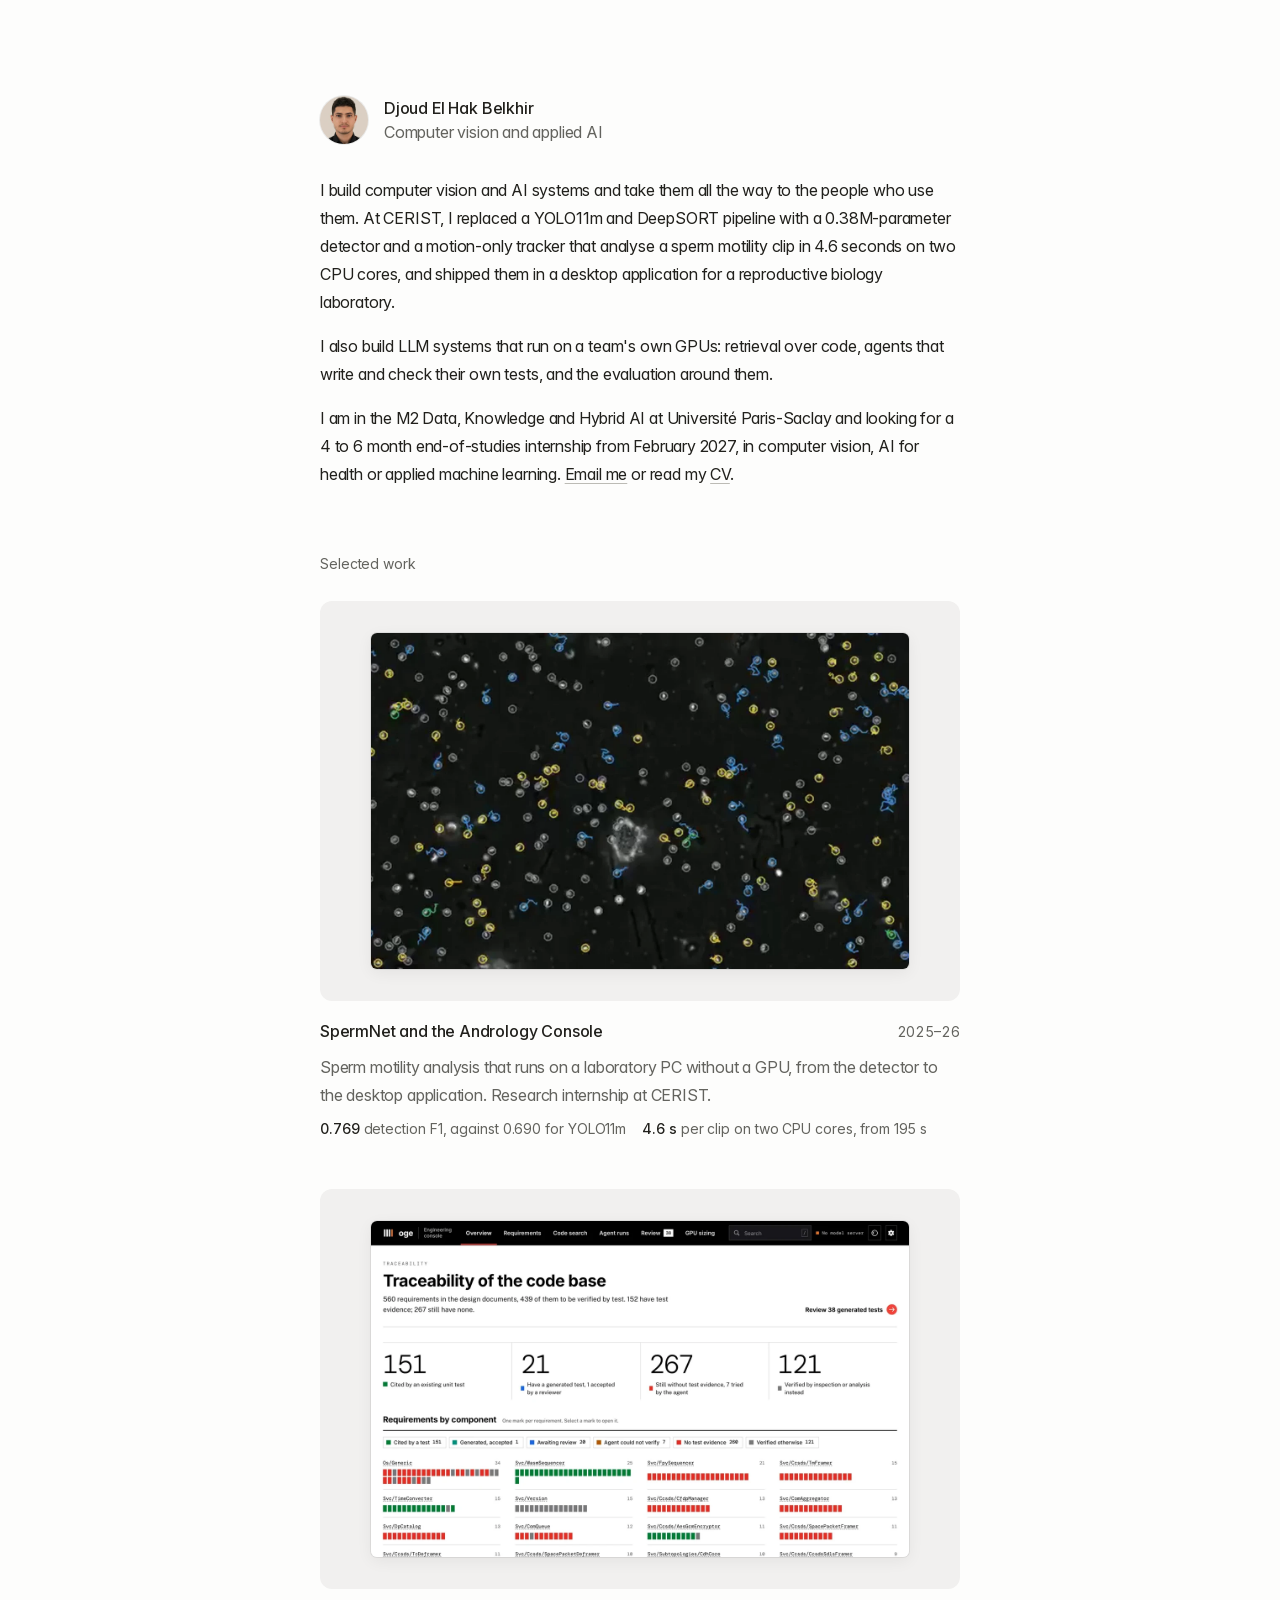
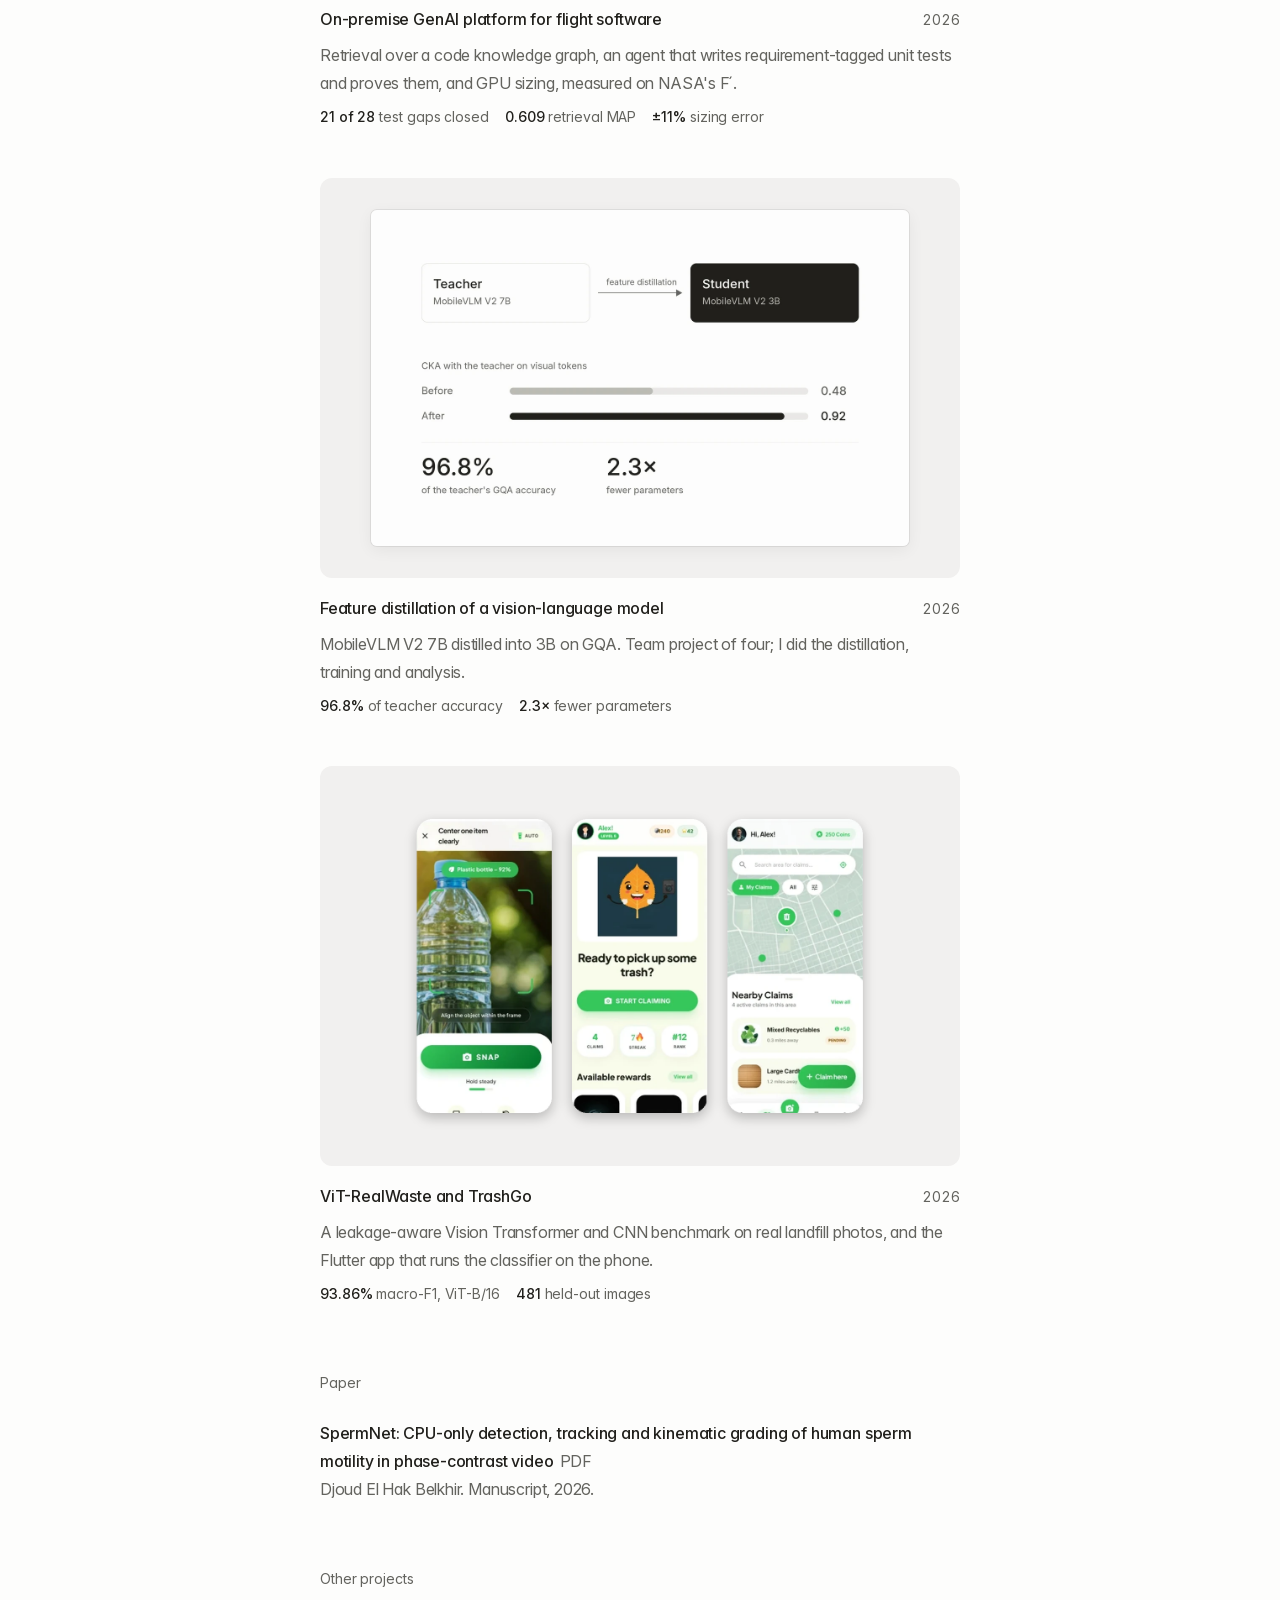
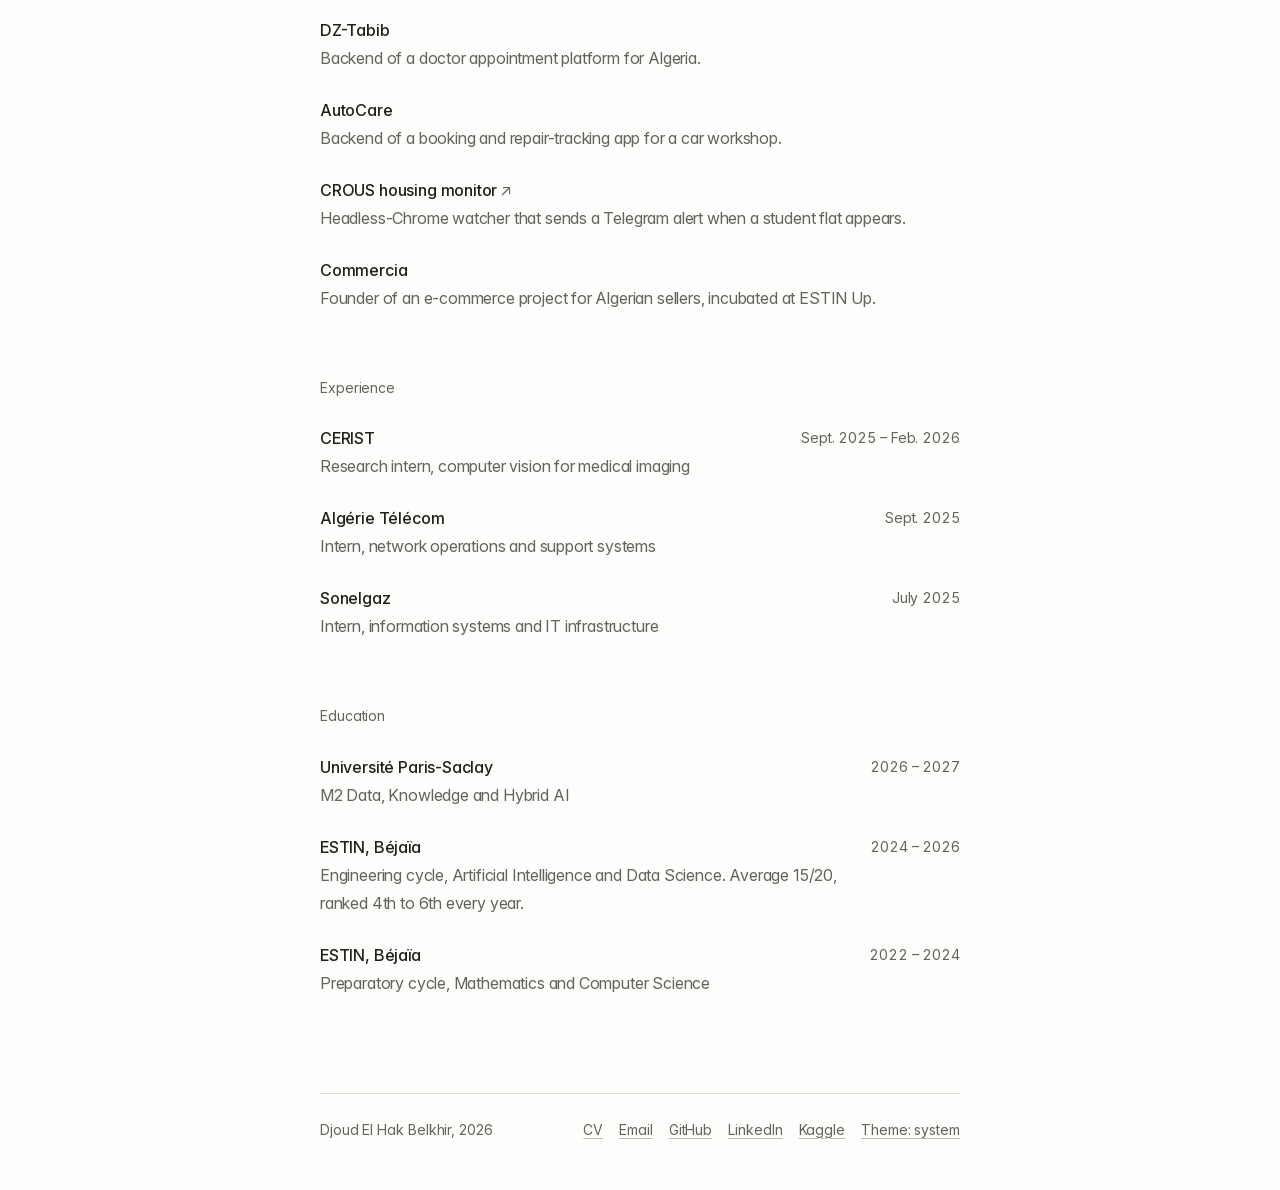
<file: index.html>
<!doctype html>
<html lang="en">
<head>
<meta charset="utf-8">
<meta name="viewport" content="width=device-width, initial-scale=1">
<title>Djoud El Hak Belkhir, computer vision and applied AI</title>
<meta name="description" content="Computer vision and applied AI. M2 Data, Knowledge and Hybrid AI at Université Paris-Saclay, looking for a 4 to 6 month end-of-studies internship from February 2027.">
<meta name="author" content="Djoud El Hak Belkhir">
<link rel="canonical" href="https://djihad-elhak.github.io/">
<meta property="og:title" content="Djoud El Hak Belkhir, computer vision and applied AI">
<meta property="og:description" content="Computer vision and applied AI. M2 Data, Knowledge and Hybrid AI at Université Paris-Saclay, looking for a 4 to 6 month end-of-studies internship from February 2027.">
<meta property="og:type" content="website">
<meta property="og:url" content="https://djihad-elhak.github.io/">
<meta property="og:image" content="https://djihad-elhak.github.io/og.jpg">
<meta property="og:image:width" content="1200">
<meta property="og:image:height" content="630">
<meta name="twitter:card" content="summary_large_image">
<meta name="color-scheme" content="light dark">
<meta name="theme-color" content="#fdfdfc" media="(prefers-color-scheme: light)">
<meta name="theme-color" content="#111110" media="(prefers-color-scheme: dark)">
<link rel="icon" href="favicon.svg" type="image/svg+xml">
<link rel="preload" href="fonts/inter-var.woff2" as="font" type="font/woff2" crossorigin>
<script>try{var t=localStorage.getItem("theme");if(t==="dark"||t==="light")document.documentElement.setAttribute("data-theme",t)}catch(e){}</script>
<link rel="stylesheet" href="style.css">
<script type="application/ld+json">{"@context":"https://schema.org","@type":"Person","name":"Djoud El Hak Belkhir","url":"https://djihad-elhak.github.io/","email":"mailto:djoudelhak@gmail.com","affiliation":{"@type":"CollegeOrUniversity","name":"Université Paris-Saclay"},"sameAs":["https://github.com/djihad-elhak","https://www.linkedin.com/in/djoud-el-hak-belkhir-055977223/","https://www.kaggle.com/djihadelhakbelkhir"]}</script>
</head>
<body>
<a class="skip" href="#main">Skip to content</a>
<main id="main" class="wrap">

<section class="intro" aria-labelledby="name">
  <div class="id">
    <img class="avatar" src="img/avatar.webp" width="240" height="240" alt="">
    <div>
      <h1 id="name">Djoud El Hak Belkhir</h1>
      <p>Computer vision and applied AI</p>
    </div>
  </div>
  <div class="prose">
    <p>I build computer vision and AI systems and take them all the way to the people who use them. At CERIST, I replaced a YOLO11m and DeepSORT pipeline with a 0.38M&#8209;parameter detector and a motion-only tracker that analyse a sperm motility clip in 4.6&nbsp;seconds on two CPU cores, and shipped them in a desktop application for a reproductive biology laboratory.</p>
    <p>I also build LLM systems that run on a team's own GPUs: retrieval over code, agents that write and check their own tests, and the evaluation around them.</p>
    <p>I am in the M2 Data, Knowledge and Hybrid AI at Université Paris-Saclay and looking for a 4&nbsp;to&nbsp;6&nbsp;month end&#8209;of&#8209;studies internship from February&nbsp;2027, in computer vision, AI for health or applied machine learning. <a href="mailto:djoudelhak@gmail.com">Email me</a> or read my <a href="cv.html">CV</a>.</p>
  </div>
</section>

<section class="section" id="work" aria-labelledby="work-t">
  <h2 class="label" id="work-t">Selected work</h2>
  <ul class="work">
    <li class="card">
      <a class="media-link" href="projects/spermnet.html" tabindex="-1" aria-hidden="true"><div class="media"><img src="img/media/spermnet.webp" width="1280" height="800" loading="lazy" decoding="async" alt=""></div></a>
      <div class="card-body">
        <div class="card-head"><h3><a href="projects/spermnet.html">SpermNet and the Andrology Console</a></h3><span class="year">2025–26</span></div>
        <p>Sperm motility analysis that runs on a laboratory PC without a GPU, from the detector to the desktop application. Research internship at CERIST.</p>
        <p class="facts"><span><b>0.769</b> detection F1, against 0.690 for YOLO11m</span><span><b>4.6&nbsp;s</b> per clip on two CPU cores, from 195&nbsp;s</span></p>
      </div>
    </li>
    <li class="card">
      <a class="media-link" href="projects/oge.html" tabindex="-1" aria-hidden="true"><div class="media"><img src="img/media/oge.webp" width="1280" height="800" loading="lazy" decoding="async" alt=""></div></a>
      <div class="card-body">
        <div class="card-head"><h3><a href="projects/oge.html">On-premise GenAI platform for flight software</a></h3><span class="year">2026</span></div>
        <p>Retrieval over a code knowledge graph, an agent that writes requirement-tagged unit tests and proves them, and GPU sizing, measured on NASA's F<span class="fp">´</span>.</p>
        <p class="facts"><span><b>21&nbsp;of&nbsp;28</b> test gaps closed</span><span><b>0.609</b> retrieval MAP</span><span><b>±11%</b> sizing error</span></p>
      </div>
    </li>
    <li class="card">
      <a class="media-link" href="projects/kd-vlm.html" tabindex="-1" aria-hidden="true"><div class="media"><img src="img/media/kd-vlm.webp" width="1280" height="800" loading="lazy" decoding="async" alt=""></div></a>
      <div class="card-body">
        <div class="card-head"><h3><a href="projects/kd-vlm.html">Feature distillation of a vision-language model</a></h3><span class="year">2026</span></div>
        <p>MobileVLM V2 7B distilled into 3B on GQA. Team project of four; I did the distillation, training and analysis.</p>
        <p class="facts"><span><b>96.8%</b> of teacher accuracy</span><span><b>2.3×</b> fewer parameters</span></p>
      </div>
    </li>
    <li class="card">
      <a class="media-link" href="projects/trashgo.html" tabindex="-1" aria-hidden="true"><div class="media float"><img src="img/media/trashgo.webp" width="1280" height="800" loading="lazy" decoding="async" alt=""></div></a>
      <div class="card-body">
        <div class="card-head"><h3><a href="projects/trashgo.html">ViT-RealWaste and TrashGo</a></h3><span class="year">2026</span></div>
        <p>A leakage-aware Vision Transformer and CNN benchmark on real landfill photos, and the Flutter app that runs the classifier on the phone.</p>
        <p class="facts"><span><b>93.86%</b> macro-F1, ViT-B/16</span><span><b>481</b> held-out images</span></p>
      </div>
    </li>
  </ul>
</section>

<section class="section" aria-labelledby="paper-t">
  <h2 class="label" id="paper-t">Paper</h2>
  <ul class="list">
    <li><h3><a href="papers/spermnet.pdf">SpermNet: CPU-only detection, tracking and kinematic grading of human sperm motility in phase-contrast video</a> <span class="ext">PDF</span></h3><p>Djoud El Hak Belkhir. Manuscript, 2026.</p></li>
  </ul>
</section>

<section class="section" aria-labelledby="other-t">
  <h2 class="label" id="other-t">Other projects</h2>
  <ul class="list">
    <li><h3><a href="projects/dz-tabib.html">DZ-Tabib</a></h3><p>Backend of a doctor appointment platform for Algeria.</p></li>
    <li><h3><a href="projects/autocare.html">AutoCare</a></h3><p>Backend of a booking and repair-tracking app for a car workshop.</p></li>
    <li><h3><a href="https://github.com/djihad-elhak/crous" rel="noopener">CROUS housing monitor</a><span class="ext" aria-hidden="true">↗</span></h3><p>Headless-Chrome watcher that sends a Telegram alert when a student flat appears.</p></li>
    <li><h3>Commercia</h3><p>Founder of an e-commerce project for Algerian sellers, incubated at ESTIN Up.</p></li>
  </ul>
</section>

<section class="section" aria-labelledby="exp-t">
  <h2 class="label" id="exp-t">Experience</h2>
  <ul class="list">
    <li><h3>CERIST</h3><span class="dates">Sept.&nbsp;2025 – Feb.&nbsp;2026</span><p>Research intern, computer vision for medical imaging</p></li>
    <li><h3>Algérie Télécom</h3><span class="dates">Sept.&nbsp;2025</span><p>Intern, network operations and support systems</p></li>
    <li><h3>Sonelgaz</h3><span class="dates">July&nbsp;2025</span><p>Intern, information systems and IT infrastructure</p></li>
  </ul>
</section>

<section class="section" aria-labelledby="edu-t">
  <h2 class="label" id="edu-t">Education</h2>
  <ul class="list">
    <li><h3>Université Paris-Saclay</h3><span class="dates">2026 – 2027</span><p>M2 Data, Knowledge and Hybrid AI</p></li>
    <li><h3>ESTIN, Béjaïa</h3><span class="dates">2024 – 2026</span><p>Engineering cycle, Artificial Intelligence and Data Science. Average 15/20, ranked 4th to 6th every year.</p></li>
    <li><h3>ESTIN, Béjaïa</h3><span class="dates">2022 – 2024</span><p>Preparatory cycle, Mathematics and Computer Science</p></li>
  </ul>
</section>

</main>

<footer class="site-footer wrap">
  <div class="foot">
    <p>Djoud El Hak Belkhir, 2026</p>
    <ul>
      <li><a href="cv.html">CV</a></li><li><a href="mailto:djoudelhak@gmail.com">Email</a></li>
      <li><a href="https://github.com/djihad-elhak" rel="me noopener">GitHub</a></li>
      <li><a href="https://www.linkedin.com/in/djoud-el-hak-belkhir-055977223/" rel="me noopener">LinkedIn</a></li>
      <li><a href="https://www.kaggle.com/djihadelhakbelkhir" rel="me noopener">Kaggle</a></li>
      <li><button class="theme-toggle" type="button">Theme: system</button></li>
    </ul>
  </div>
</footer>
<script src="site.js" defer></script>
</body>
</html>
</file>
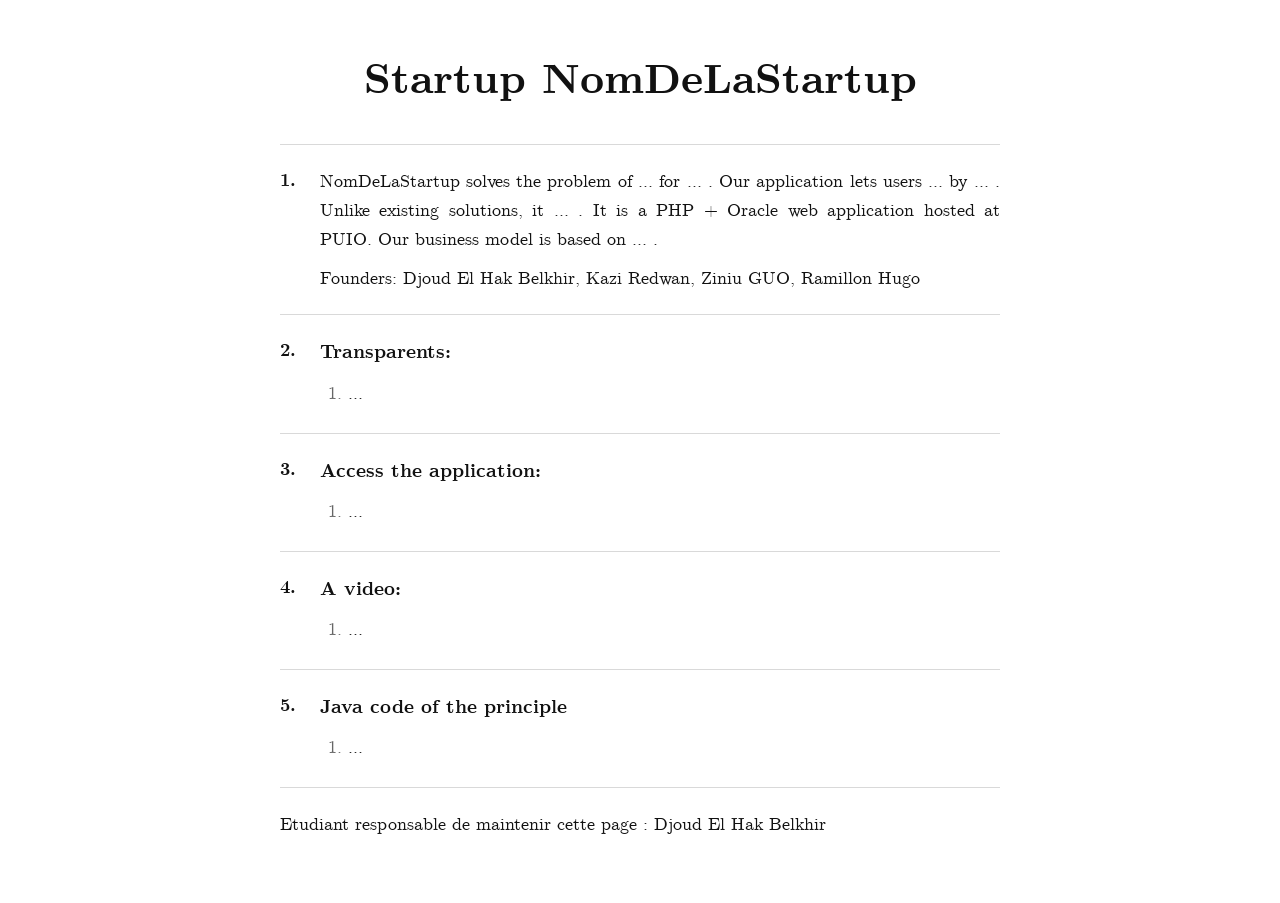
<file: startup/index.html>
<!DOCTYPE html>
<html lang="fr">
<head>
<meta charset="utf-8">
<meta name="viewport" content="width=device-width,initial-scale=1">
<title>Innovation & entrepreneurship</title>
<style>
  /* LaTeX font (Computer Modern), stored in ./fonts */
  @font-face { font-family: "CMU Serif"; src: url("fonts/cmu-serif-500-roman.woff2") format("woff2"); font-weight: 400; font-display: swap; }
  @font-face { font-family: "CMU Serif"; src: url("fonts/cmu-serif-500-italic.woff2") format("woff2"); font-weight: 400; font-style: italic; font-display: swap; }
  @font-face { font-family: "CMU Serif"; src: url("fonts/cmu-serif-700-roman.woff2") format("woff2"); font-weight: 700; font-display: swap; }
  :root { color-scheme: light dark; --ink: #111; --mute: #666; --line: #d9d9d9; --bg: #fff; }
  @media (prefers-color-scheme: dark) { :root { --ink: #ececec; --mute: #9a9a9a; --line: #3a3a3a; --bg: #141414; } }
  * { box-sizing: border-box; }
  body { margin: 0; background: var(--bg); color: var(--ink);
         font: 18px/1.6 "CMU Serif", "Latin Modern Roman", "Computer Modern", Georgia, serif; }
  main { max-width: 760px; margin: 0 auto; padding: 56px 20px 64px; }
  h1 { font-size: clamp(32px, 5vw, 42px); line-height: 1.15; text-align: center; margin: 0 0 40px; font-weight: 700; }
  a { color: inherit; text-underline-offset: 3px; }
  ol.main { list-style: none; counter-reset: s; padding: 0; margin: 0; }
  ol.main > li { counter-increment: s; position: relative; padding: 22px 0 22px 2.2em; border-top: 1px solid var(--line); }
  ol.main > li::before { content: counter(s) "."; position: absolute; left: 0; top: 22px; font-weight: 700; }
  ol.main > li > b { font-size: 19px; }
  .presentation { margin: 0; text-align: justify; hyphens: auto; }
  .founders { margin: 10px 0 0; }
  ol.sub { margin: 8px 0 0; padding-left: 1.6em; }
  ol.sub li { padding: 3px 0; }
  ol.sub li::marker { color: var(--mute); }
  .tools { color: var(--mute); font-style: italic; }
  .maint { border-top: 1px solid var(--line); padding-top: 22px; margin: 0; }
</style>
</head>
<body>
<main>

  <!-- ============ HOW TO UPDATE THIS PAGE ============
       Each new assignment = add ONE new <li> at the end of the right list.
       Never delete old versions: they stay as archives.
       Put PDFs, videos and the .java file in the files/ folder next to this page, or use a full URL.
       ================================================= -->

  <h1>Startup NomDeLaStartup</h1>

  <ol class="main">

    <!-- 1. Presentation of the startup and the application (about 5 lines) -->
    <li>
      <p class="presentation">
        NomDeLaStartup solves the problem of … for … .
        Our application lets users … by … .
        Unlike existing solutions, it … .
        It is a PHP + Oracle web application hosted at PUIO.
        Our business model is based on … .
      </p>
      <p class="founders">Founders: Djoud El Hak Belkhir, Kazi Redwan, Ziniu GUO, Ramillon Hugo</p>
    </li>

    <!-- 2. Slides: one single PDF with all 23 slides per version -->
    <li>
      <b>Transparents:</b>
      <ol class="sub">
        <!-- <li><a href="files/nomdelastartup-12-janvier.pdf" download>version 12 janvier rendu 0</a></li> -->
        <li>…</li>
      </ol>
    </li>

    <!-- 3. Application: PHP + Oracle website hosted at PUIO -->
    <li>
      <b>Access the application:</b>
      <ol class="sub">
        <!-- <li><a href="http://.../nomdelastartup.php">version 22 janvier rendu 1</a></li> -->
        <li>…</li>
      </ol>
    </li>

    <!-- 4. Video: downloadable; say in parentheses which video and slides software and screen layout you used -->
    <li>
      <b>A video:</b>
      <ol class="sub">
        <!-- <li><a href="files/nomdelastartup-video-v1.mp4" download>version 29 janvier rendu 2</a>
                  <span class="tools">(video: OBS Studio; slides: PowerPoint; screen: slide full screen, speaker in a small window bottom right)</span></li> -->
        <li>…</li>
      </ol>
    </li>

    <!-- 5. Java code of the principle (text file). Must stay on the page even if the link is empty. -->
    <li>
      <b>Java code of the principle</b>
      <ol class="sub">
        <!-- <li><a href="files/principle.java">version 22 janvier rendu 1</a></li> -->
        <li>…</li>
      </ol>
    </li>

  </ol>

  <p class="maint">Etudiant responsable de maintenir cette page : Djoud El Hak Belkhir</p>

</main>
</body>
</html>
</file>
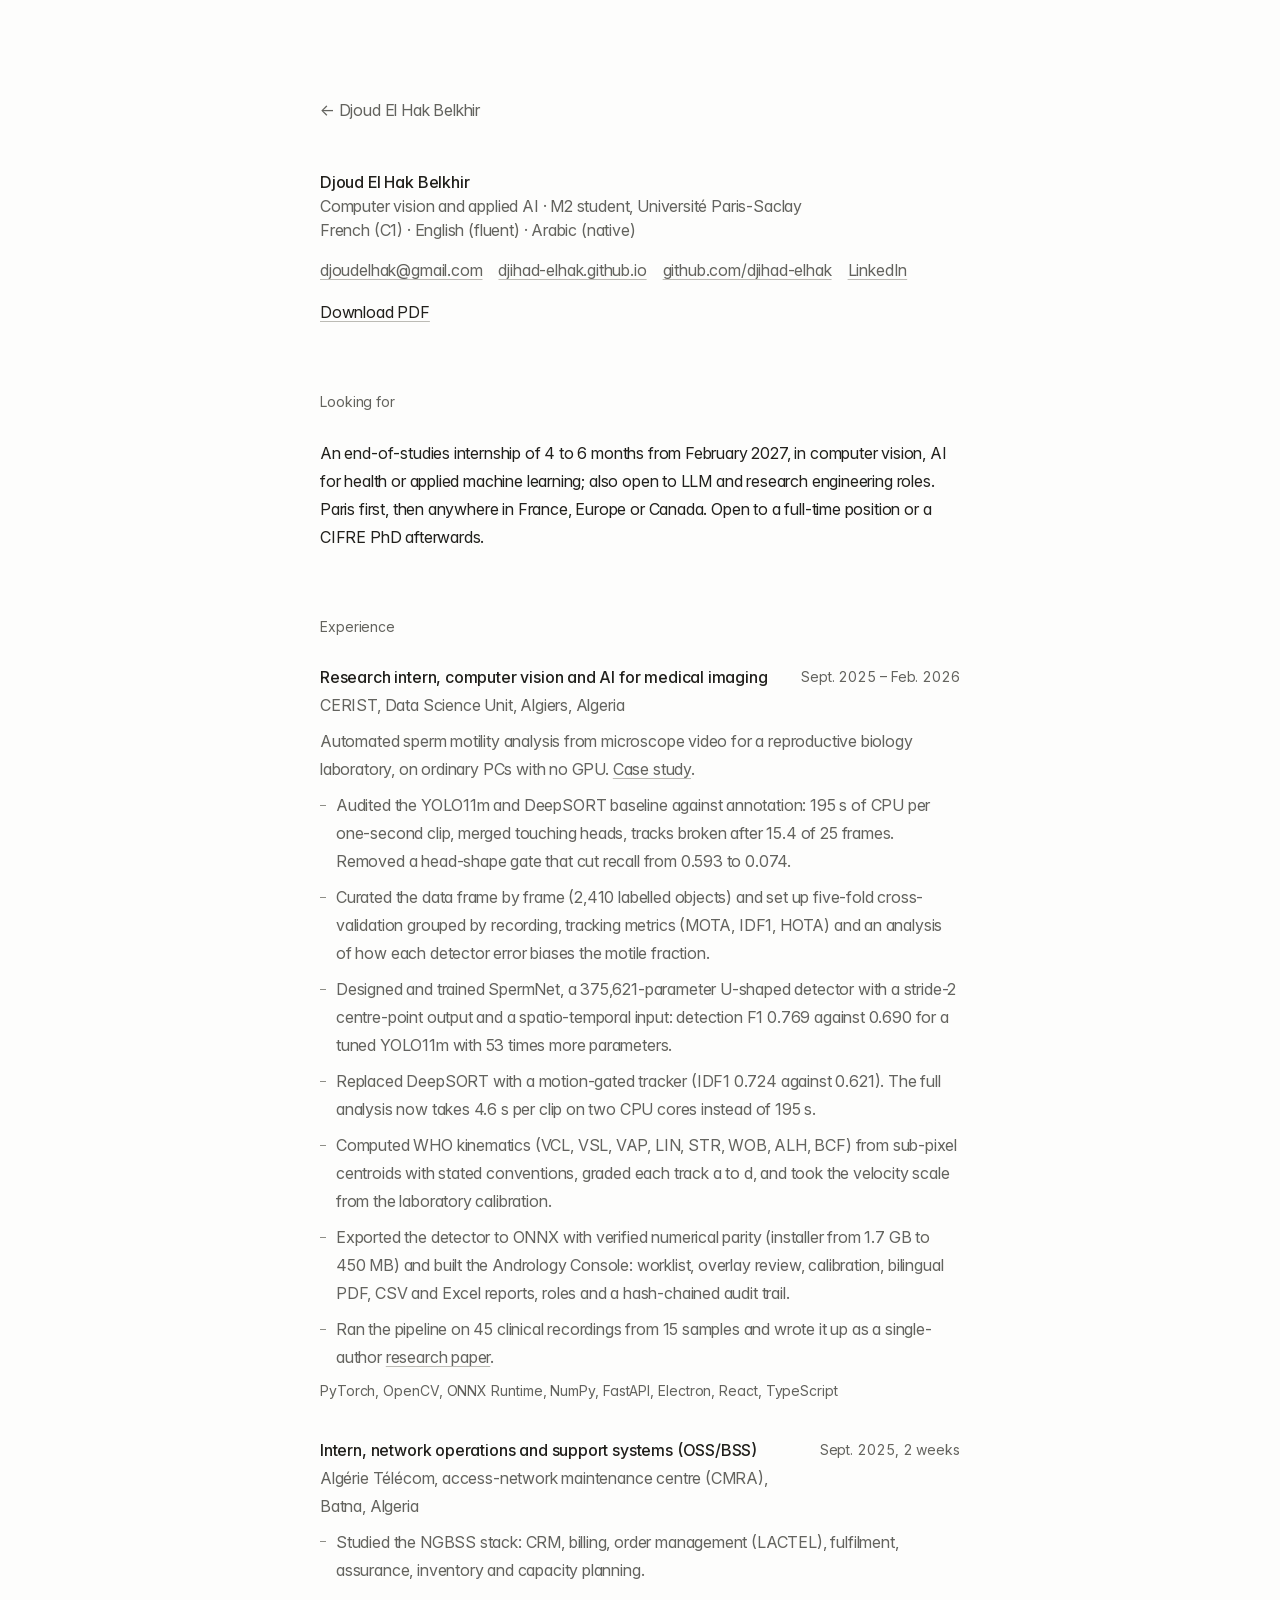
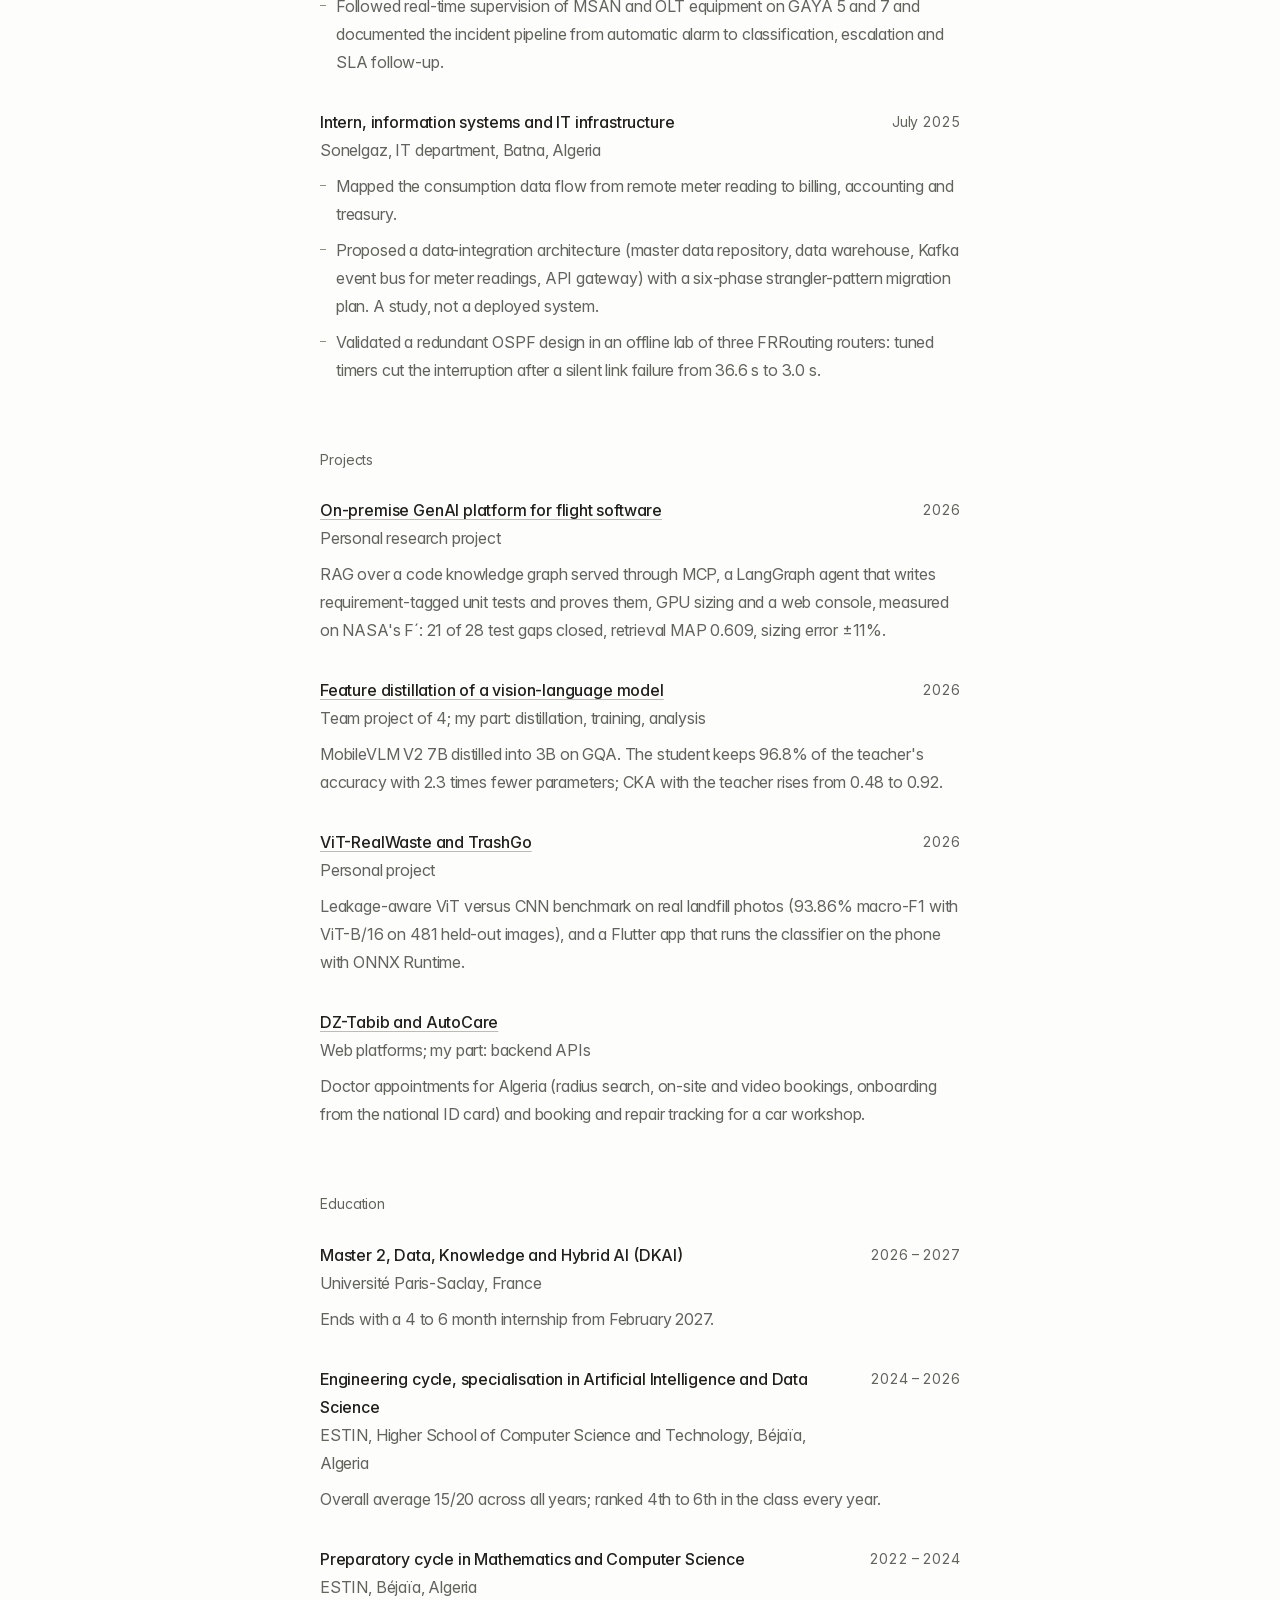
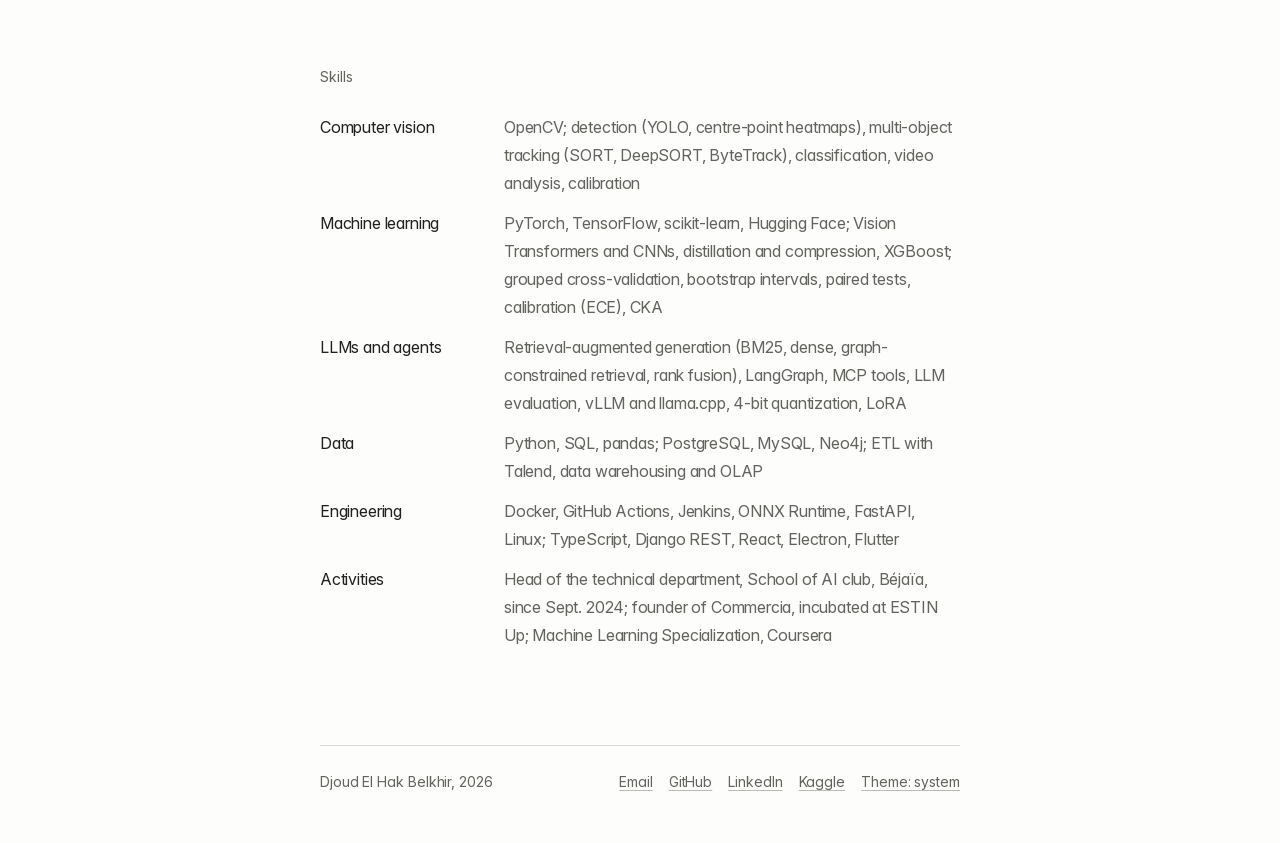
<file: cv.html>
<!doctype html>
<html lang="en">
<head>
<meta charset="utf-8">
<meta name="viewport" content="width=device-width, initial-scale=1">
<title>CV, Djoud El Hak Belkhir</title>
<meta name="description" content="CV of Djoud El Hak Belkhir: computer vision and applied AI, M2 Data, Knowledge and Hybrid AI at Université Paris-Saclay. Experience, projects, education and skills.">
<meta name="author" content="Djoud El Hak Belkhir">
<link rel="canonical" href="https://djihad-elhak.github.io/cv.html">
<meta property="og:title" content="CV, Djoud El Hak Belkhir">
<meta property="og:description" content="CV of Djoud El Hak Belkhir: computer vision and applied AI, M2 Data, Knowledge and Hybrid AI at Université Paris-Saclay. Experience, projects, education and skills.">
<meta property="og:type" content="website">
<meta property="og:url" content="https://djihad-elhak.github.io/cv.html">
<meta property="og:image" content="https://djihad-elhak.github.io/og.jpg">
<meta property="og:image:width" content="1200">
<meta property="og:image:height" content="630">
<meta name="twitter:card" content="summary_large_image">
<meta name="color-scheme" content="light dark">
<meta name="theme-color" content="#fdfdfc" media="(prefers-color-scheme: light)">
<meta name="theme-color" content="#111110" media="(prefers-color-scheme: dark)">
<link rel="icon" href="favicon.svg" type="image/svg+xml">
<link rel="preload" href="fonts/inter-var.woff2" as="font" type="font/woff2" crossorigin>
<script>try{var t=localStorage.getItem("theme");if(t==="dark"||t==="light")document.documentElement.setAttribute("data-theme",t)}catch(e){}</script>
<link rel="stylesheet" href="style.css">
</head>
<body>
<a class="skip" href="#main">Skip to content</a>
<main id="main" class="wrap">
<p class="no-print"><a class="back" href="./"><span aria-hidden="true">←</span> Djoud El Hak Belkhir</a></p>

<header class="cv-head">
  <div>
    <h1>Djoud El Hak Belkhir</h1>
    <p>Computer vision and applied AI · M2 student, Université Paris-Saclay</p>
    <p>French (C1) · English (fluent) · Arabic (native)</p>
    <p class="cv-contact"><a href="mailto:djoudelhak@gmail.com">djoudelhak@gmail.com</a><a href="https://djihad-elhak.github.io/">djihad-elhak.github.io</a><a href="https://github.com/djihad-elhak" rel="noopener">github.com/djihad-elhak</a><a href="https://www.linkedin.com/in/djoud-el-hak-belkhir-055977223/" rel="noopener">LinkedIn</a></p>
  </div>
  <a class="no-print" href="cv.pdf" download>Download PDF</a>
</header>

<section class="section no-print" aria-labelledby="look-t">
  <h2 class="label" id="look-t">Looking for</h2>
  <p>An end&#8209;of&#8209;studies internship of 4&nbsp;to&nbsp;6&nbsp;months from February&nbsp;2027, in computer vision, AI for health or applied machine learning; also open to LLM and research engineering roles. Paris first, then anywhere in France, Europe or Canada. Open to a full-time position or a CIFRE PhD afterwards.</p>
</section>

<section class="section" aria-labelledby="exp-t">
  <h2 class="label" id="exp-t">Experience</h2>
  <div class="entries">
  <article class="entry">
    <header><h3>Research intern, computer vision and AI for medical imaging</h3><span class="dates">Sept.&nbsp;2025 – Feb.&nbsp;2026</span><p class="org">CERIST, Data Science Unit, Algiers, Algeria</p></header>
    <p>Automated sperm motility analysis from microscope video for a reproductive biology laboratory, on ordinary PCs with no GPU.<span class="no-print"> <a href="projects/spermnet.html">Case study</a>.</span></p>
    <ul>
      <li>Audited the YOLO11m and DeepSORT baseline against annotation: 195&nbsp;s of CPU per one-second clip, merged touching heads, tracks broken after 15.4&nbsp;of&nbsp;25 frames. Removed a head-shape gate that cut recall from 0.593&nbsp;to&nbsp;0.074.</li>
      <li>Curated the data frame by frame (2,410 labelled objects) and set up five-fold cross-validation grouped by recording, tracking metrics (MOTA, IDF1, HOTA) and an analysis of how each detector error biases the motile fraction.</li>
      <li>Designed and trained SpermNet, a 375,621&#8209;parameter U-shaped detector with a stride-2 centre-point output and a spatio-temporal input: detection F1 0.769 against 0.690 for a tuned YOLO11m with 53 times more parameters.</li>
      <li>Replaced DeepSORT with a motion-gated tracker (IDF1 0.724 against 0.621). The full analysis now takes 4.6&nbsp;s per clip on two CPU cores instead of 195&nbsp;s.</li>
      <li>Computed WHO kinematics (VCL, VSL, VAP, LIN, STR, WOB, ALH, BCF) from sub-pixel centroids with stated conventions, graded each track a to d, and took the velocity scale from the laboratory calibration.</li>
      <li>Exported the detector to ONNX with verified numerical parity (installer from 1.7&nbsp;GB to 450&nbsp;MB) and built the Andrology Console: worklist, overlay review, calibration, bilingual PDF, CSV and Excel reports, roles and a hash-chained audit trail.</li>
      <li>Ran the pipeline on 45 clinical recordings from 15 samples and wrote it up as a single-author <a href="papers/spermnet.pdf">research paper</a>.</li>
    </ul>
    <p class="stack">PyTorch, OpenCV, ONNX Runtime, NumPy, FastAPI, Electron, React, TypeScript</p>
  </article>
  <article class="entry">
    <header><h3>Intern, network operations and support systems (OSS/BSS)</h3><span class="dates">Sept.&nbsp;2025, 2&nbsp;weeks</span><p class="org">Algérie Télécom, access-network maintenance centre (CMRA), Batna, Algeria</p></header>
    <ul>
      <li>Studied the NGBSS stack: CRM, billing, order management (LACTEL), fulfilment, assurance, inventory and capacity planning.</li>
      <li>Followed real-time supervision of MSAN and OLT equipment on GAYA 5 and 7 and documented the incident pipeline from automatic alarm to classification, escalation and SLA follow-up.</li>
    </ul>
  </article>
  <article class="entry">
    <header><h3>Intern, information systems and IT infrastructure</h3><span class="dates">July&nbsp;2025</span><p class="org">Sonelgaz, IT department, Batna, Algeria</p></header>
    <ul>
      <li>Mapped the consumption data flow from remote meter reading to billing, accounting and treasury.</li>
      <li>Proposed a data-integration architecture (master data repository, data warehouse, Kafka event bus for meter readings, API gateway) with a six-phase strangler-pattern migration plan. A study, not a deployed system.</li>
      <li>Validated a redundant OSPF design in an offline lab of three FRRouting routers: tuned timers cut the interruption after a silent link failure from 36.6&nbsp;s to 3.0&nbsp;s.</li>
    </ul>
  </article>
  </div>
</section>

<section class="section" aria-labelledby="proj-t">
  <h2 class="label" id="proj-t">Projects</h2>
  <div class="entries">
  <article class="entry">
    <header><h3><a href="projects/oge.html">On-premise GenAI platform for flight software</a></h3><span class="dates">2026</span><p class="org">Personal research project</p></header>
    <p>RAG over a code knowledge graph served through MCP, a LangGraph agent that writes requirement-tagged unit tests and proves them, GPU sizing and a web console, measured on NASA's F´: 21&nbsp;of&nbsp;28 test gaps closed, retrieval MAP 0.609, sizing error ±11%.</p>
  </article>
  <article class="entry">
    <header><h3><a href="projects/kd-vlm.html">Feature distillation of a vision-language model</a></h3><span class="dates">2026</span><p class="org">Team project of 4; my part: distillation, training, analysis</p></header>
    <p>MobileVLM V2 7B distilled into 3B on GQA. The student keeps 96.8% of the teacher's accuracy with 2.3 times fewer parameters; CKA with the teacher rises from 0.48&nbsp;to&nbsp;0.92.</p>
  </article>
  <article class="entry">
    <header><h3><a href="projects/trashgo.html">ViT-RealWaste and TrashGo</a></h3><span class="dates">2026</span><p class="org">Personal project</p></header>
    <p>Leakage-aware ViT versus CNN benchmark on real landfill photos (93.86% macro-F1 with ViT-B/16 on 481 held-out images), and a Flutter app that runs the classifier on the phone with ONNX Runtime.</p>
  </article>
  <article class="entry">
    <header><h3><a href="projects/dz-tabib.html">DZ-Tabib and AutoCare</a></h3><span class="dates"></span><p class="org">Web platforms; my part: backend APIs</p></header>
    <p>Doctor appointments for Algeria (radius search, on-site and video bookings, onboarding from the national ID card) and booking and repair tracking for a car workshop.</p>
  </article>
  </div>
</section>

<section class="section" aria-labelledby="edu-t">
  <h2 class="label" id="edu-t">Education</h2>
  <div class="entries">
  <article class="entry">
    <header><h3>Master 2, Data, Knowledge and Hybrid AI (DKAI)</h3><span class="dates">2026 – 2027</span><p class="org">Université Paris-Saclay, France</p></header>
    <p>Ends with a 4&nbsp;to&nbsp;6&nbsp;month internship from February&nbsp;2027.</p>
  </article>
  <article class="entry">
    <header><h3>Engineering cycle, specialisation in Artificial Intelligence and Data Science</h3><span class="dates">2024 – 2026</span><p class="org">ESTIN, Higher School of Computer Science and Technology, Béjaïa, Algeria</p></header>
    <p>Overall average 15/20 across all years; ranked 4th to 6th in the class every year.</p>
  </article>
  <article class="entry">
    <header><h3>Preparatory cycle in Mathematics and Computer Science</h3><span class="dates">2022 – 2024</span><p class="org">ESTIN, Béjaïa, Algeria</p></header>
  </article>
  </div>
</section>

<section class="section" aria-labelledby="skills-t">
  <h2 class="label" id="skills-t">Skills</h2>
  <dl class="skills">
    <dt>Computer vision</dt><dd>OpenCV; detection (YOLO, centre-point heatmaps), multi-object tracking (SORT, DeepSORT, ByteTrack), classification, video analysis, calibration</dd>
    <dt>Machine learning</dt><dd>PyTorch, TensorFlow, scikit-learn, Hugging Face; Vision Transformers and CNNs, distillation and compression, XGBoost; grouped cross-validation, bootstrap intervals, paired tests, calibration (ECE), CKA</dd>
    <dt>LLMs and agents</dt><dd>Retrieval-augmented generation (BM25, dense, graph-constrained retrieval, rank fusion), LangGraph, MCP tools, LLM evaluation, vLLM and llama.cpp, 4-bit quantization, LoRA</dd>
    <dt>Data</dt><dd>Python, SQL, pandas; PostgreSQL, MySQL, Neo4j; ETL with Talend, data warehousing and OLAP</dd>
    <dt>Engineering</dt><dd>Docker, GitHub Actions, Jenkins, ONNX Runtime, FastAPI, Linux; TypeScript, Django REST, React, Electron, Flutter</dd>
    <dt>Activities</dt><dd>Head of the technical department, School of AI club, Béjaïa, since Sept.&nbsp;2024; founder of Commercia, incubated at ESTIN Up; Machine Learning Specialization, Coursera</dd>
  </dl>
</section>

</main>

<footer class="site-footer wrap">
  <div class="foot">
    <p>Djoud El Hak Belkhir, 2026</p>
    <ul>
      <li><a href="mailto:djoudelhak@gmail.com">Email</a></li>
      <li><a href="https://github.com/djihad-elhak" rel="me noopener">GitHub</a></li>
      <li><a href="https://www.linkedin.com/in/djoud-el-hak-belkhir-055977223/" rel="me noopener">LinkedIn</a></li>
      <li><a href="https://www.kaggle.com/djihadelhakbelkhir" rel="me noopener">Kaggle</a></li>
      <li><button class="theme-toggle" type="button">Theme: system</button></li>
    </ul>
  </div>
</footer>
<script src="site.js" defer></script>
</body>
</html>
</file>
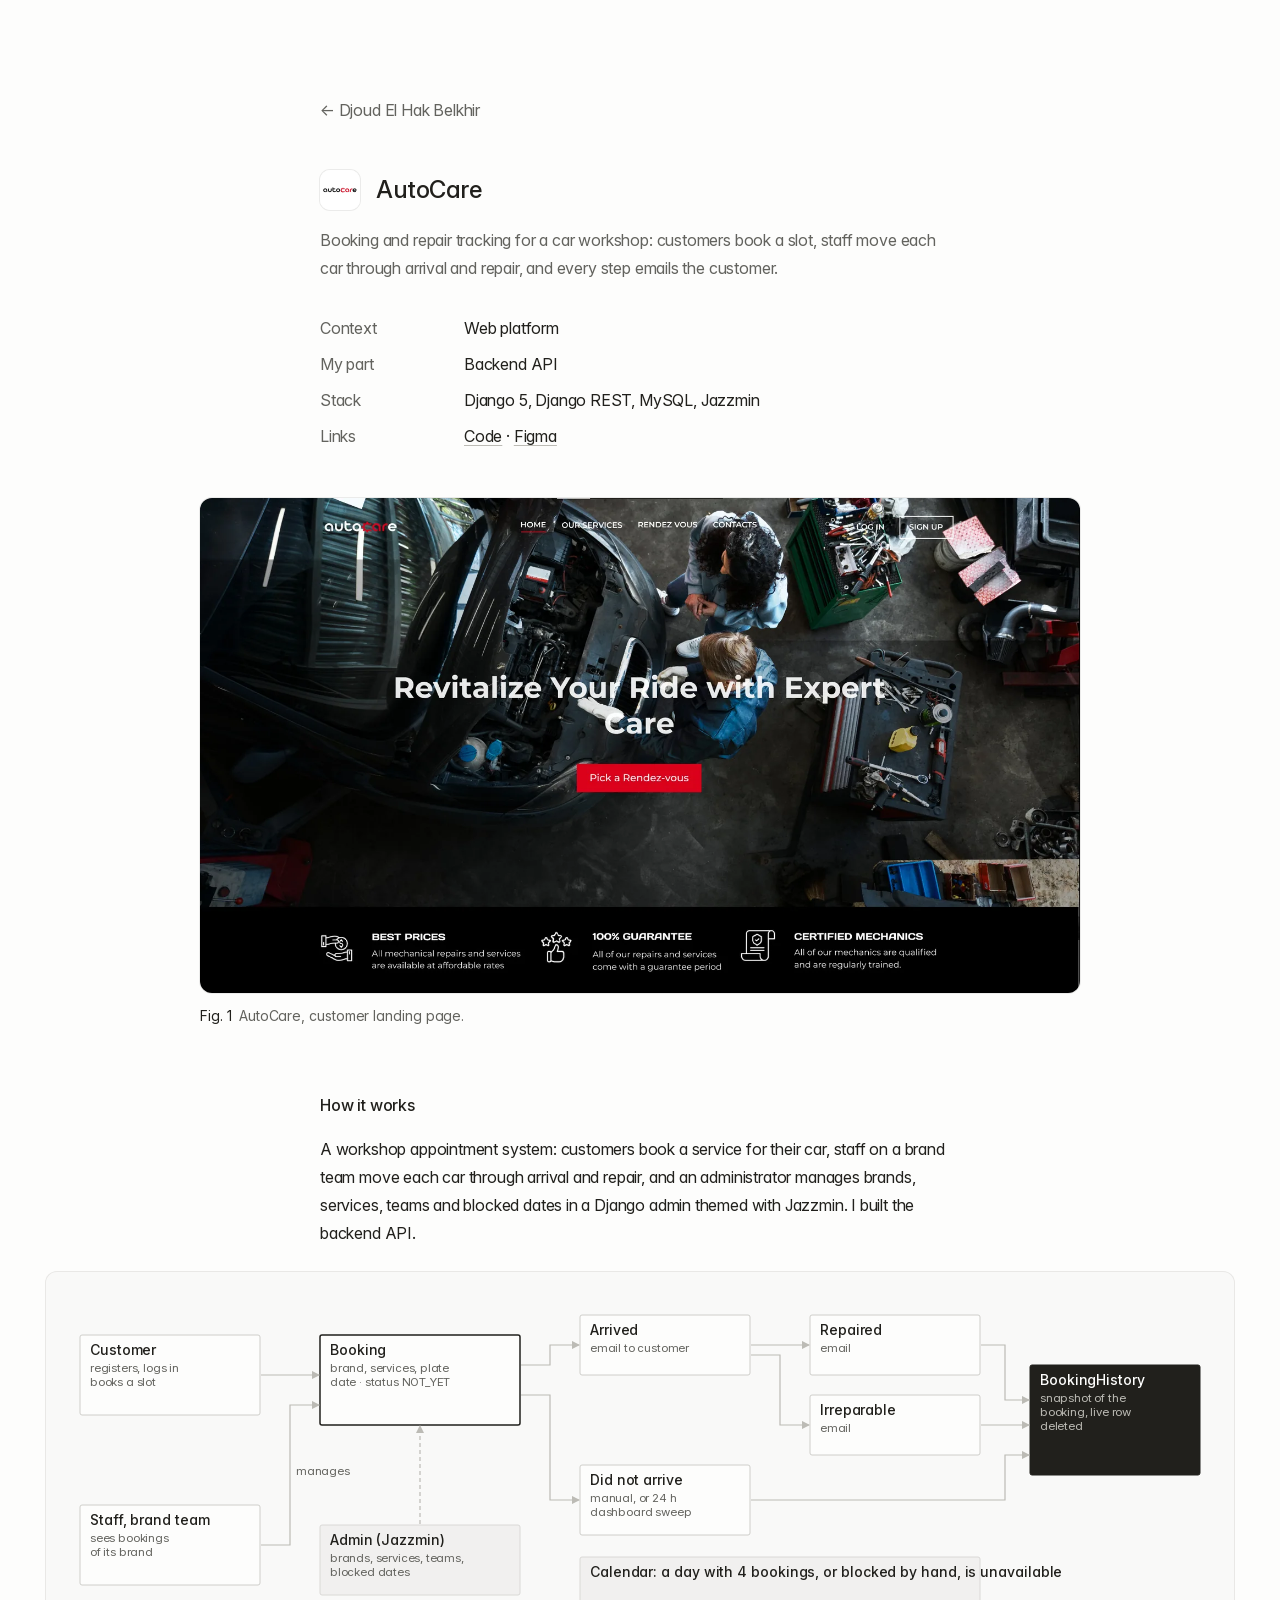
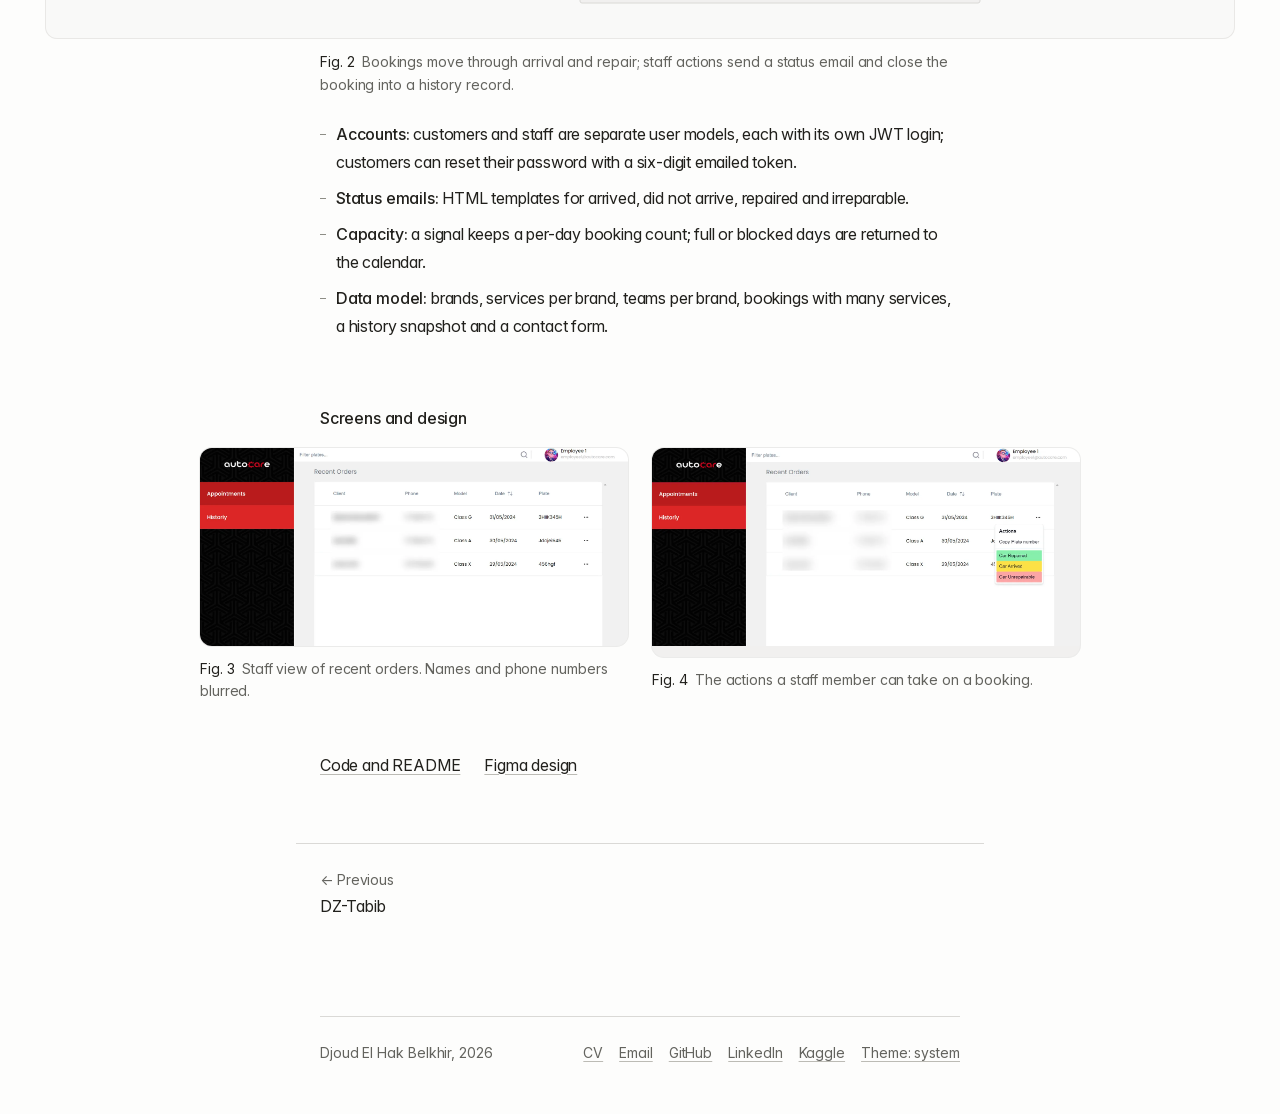
<file: projects/autocare.html>
<!doctype html>
<html lang="en">
<head>
<meta charset="utf-8">
<meta name="viewport" content="width=device-width, initial-scale=1">
<title>AutoCare, Djoud El Hak Belkhir</title>
<meta name="description" content="AutoCare, booking and repair tracking for a car workshop: Django REST backend, staff workflow and status emails.">
<meta name="author" content="Djoud El Hak Belkhir">
<link rel="canonical" href="https://djihad-elhak.github.io/projects/autocare.html">
<meta property="og:title" content="AutoCare, Djoud El Hak Belkhir">
<meta property="og:description" content="AutoCare, booking and repair tracking for a car workshop: Django REST backend, staff workflow and status emails.">
<meta property="og:type" content="website">
<meta property="og:url" content="https://djihad-elhak.github.io/projects/autocare.html">
<meta property="og:image" content="https://djihad-elhak.github.io/og.jpg">
<meta property="og:image:width" content="1200">
<meta property="og:image:height" content="630">
<meta name="twitter:card" content="summary_large_image">
<meta name="color-scheme" content="light dark">
<meta name="theme-color" content="#fdfdfc" media="(prefers-color-scheme: light)">
<meta name="theme-color" content="#111110" media="(prefers-color-scheme: dark)">
<link rel="icon" href="../favicon.svg" type="image/svg+xml">
<link rel="preload" href="../fonts/inter-var.woff2" as="font" type="font/woff2" crossorigin>
<script>try{var t=localStorage.getItem("theme");if(t==="dark"||t==="light")document.documentElement.setAttribute("data-theme",t)}catch(e){}</script>
<link rel="stylesheet" href="../style.css">
</head>
<body>
<a class="skip" href="#main">Skip to content</a>
<main id="main">
<header class="page-head wrap">
  <a class="back" href="../"><span aria-hidden="true">←</span> Djoud El Hak Belkhir</a>
  <div class="title-row"><span class="logo logo-lg"><img src="../img/logos/autocare.webp" width="160" height="160" alt=""></span><h1>AutoCare</h1></div>
  <p class="standfirst">Booking and repair tracking for a car workshop: customers book a slot, staff move each car through arrival and repair, and every step emails the customer.</p>
  <dl class="factsheet">
  <div><dt>Context</dt><dd>Web platform</dd></div>
  <div><dt>My part</dt><dd>Backend API</dd></div>
  <div><dt>Stack</dt><dd>Django 5, Django REST, MySQL, Jazzmin</dd></div>
  <div><dt>Links</dt><dd><a href="https://github.com/djihad-elhak/AutoCare">Code</a> · <a href="https://www.figma.com/file/MwRsp9bNBfrbHmAETpBvhf/Projet-%28copie%29?node-id=0%3A1" rel="noopener">Figma</a></dd></div>
</dl>
</header>

<div class="wrap">
<figure class="plate hero-figure">
  <a href="../img/autocare-home.webp"><img src="../img/autocare-home.webp" width="1600" height="900" alt="AutoCare landing page with the headline Revitalize Your Ride with Expert Care."></a>
  <figcaption><span class="fig">Fig. 1</span> AutoCare, customer landing page.</figcaption>
</figure>
</div>

<section class="chapter wrap" aria-labelledby="c01">
  <div class="section-head">
    <h2 id="c01">How it works</h2>
  </div>
  <div class="chapter-body">

<p>A workshop appointment system: customers book a service for their car, staff on a brand team move each car through arrival and repair, and an administrator manages brands, services, teams and blocked dates in a Django admin themed with Jazzmin. I built the backend API.</p>
<figure class="diagram" style="--w: 1140px">
  <div class="scroll" tabindex="0" role="region" aria-label="AutoCare: who does what, and how a booking ends, scrolls sideways on small screens">
    <svg width="1140" height="320" viewBox="0 0 1140 320" role="img" aria-labelledby="dg12-t">
      <title id="dg12-t">AutoCare: who does what, and how a booking ends</title>
      <defs><marker id="dg12-a" viewBox="0 0 8 8" refX="7" refY="4" markerWidth="7" markerHeight="7" orient="auto-start-reverse"><path class="dg-arrow" d="M0,0 L8,4 L0,8 z"/></marker><marker id="dg12-am" viewBox="0 0 8 8" refX="7" refY="4" markerWidth="7" markerHeight="7" orient="auto-start-reverse"><path class="dg-arrow mark" d="M0,0 L8,4 L0,8 z"/></marker></defs>
      <rect class="dg-box" x="10" y="40" width="180" height="80" rx="2"/>
<text class="dg-t" x="20" y="60">Customer</text>
<text class="dg-s" x="20" y="77">registers, logs in</text>
<text class="dg-s" x="20" y="91">books a slot</text>
<rect class="dg-box" x="10" y="210" width="180" height="80" rx="2"/>
<text class="dg-t" x="20" y="230">Staff, brand team</text>
<text class="dg-s" x="20" y="247">sees bookings</text>
<text class="dg-s" x="20" y="261">of its brand</text>
<rect class="dg-box mark" x="250" y="40" width="200" height="90" rx="2"/>
<text class="dg-t" x="260" y="60">Booking</text>
<text class="dg-s" x="260" y="77">brand, services, plate</text>
<text class="dg-s" x="260" y="91">date · status NOT_YET</text>
<rect class="dg-box soft" x="250" y="230" width="200" height="70" rx="2"/>
<text class="dg-t" x="260" y="250">Admin (Jazzmin)</text>
<text class="dg-s" x="260" y="267">brands, services, teams,</text>
<text class="dg-s" x="260" y="281">blocked dates</text>
<rect class="dg-box" x="510" y="20" width="170" height="60" rx="2"/>
<text class="dg-t" x="520" y="40">Arrived</text>
<text class="dg-s" x="520" y="57">email to customer</text>
<rect class="dg-box" x="740" y="20" width="170" height="60" rx="2"/>
<text class="dg-t" x="750" y="40">Repaired</text>
<text class="dg-s" x="750" y="57">email</text>
<rect class="dg-box" x="740" y="100" width="170" height="60" rx="2"/>
<text class="dg-t" x="750" y="120">Irreparable</text>
<text class="dg-s" x="750" y="137">email</text>
<rect class="dg-box" x="510" y="170" width="170" height="70" rx="2"/>
<text class="dg-t" x="520" y="190">Did not arrive</text>
<text class="dg-s" x="520" y="207">manual, or 24 h</text>
<text class="dg-s" x="520" y="221">dashboard sweep</text>
<rect class="dg-box dark" x="960" y="70" width="170" height="110" rx="2"/>
<text class="dg-t on-dark" x="970" y="90">BookingHistory</text>
<text class="dg-s on-dark-s" x="970" y="107">snapshot of the</text>
<text class="dg-s on-dark-s" x="970" y="121">booking, live row</text>
<text class="dg-s on-dark-s" x="970" y="135">deleted</text>
<polyline class="dg-e" points="191,80 249,80" marker-end="url(#dg12-a)"/>
<polyline class="dg-e" points="191,250 220,250 220,110 249,110" marker-end="url(#dg12-a)"/>
<text class="dg-l" x="226" y="180" text-anchor="start">manages</text>
<polyline class="dg-e" points="451,70 480,70 480,50 509,50" marker-end="url(#dg12-a)"/>
<polyline class="dg-e" points="451,100 480,100 480,205 509,205" marker-end="url(#dg12-a)"/>
<polyline class="dg-e" points="681,50 739,50" marker-end="url(#dg12-a)"/>
<polyline class="dg-e" points="681,60 710,60 710,130 739,130" marker-end="url(#dg12-a)"/>
<polyline class="dg-e" points="911,50 935,50 935,105 959,105" marker-end="url(#dg12-a)"/>
<polyline class="dg-e" points="911,130 959,130" marker-end="url(#dg12-a)"/>
<polyline class="dg-e" points="681,205 935,205 935,160 959,160" marker-end="url(#dg12-a)"/>
<polyline class="dg-e dash" points="350,229 350,131" marker-end="url(#dg12-a)"/>
<rect class="dg-box soft" x="510" y="262" width="400" height="46" rx="2"/>
<text class="dg-t" x="520" y="282">Calendar: a day with 4 bookings, or blocked by hand, is unavailable</text>
    </svg>
  </div>
  <figcaption><span class="fig">Fig. 2</span> Bookings move through arrival and repair; staff actions send a status email and close the booking into a history record.</figcaption>
</figure>
<ul class="ticks">
  <li><b>Accounts:</b> customers and staff are separate user models, each with its own JWT login; customers can reset their password with a six-digit emailed token.</li>
  <li><b>Status emails:</b> HTML templates for arrived, did not arrive, repaired and irreparable.</li>
  <li><b>Capacity:</b> a signal keeps a per-day booking count; full or blocked days are returned to the calendar.</li>
  <li><b>Data model:</b> brands, services per brand, teams per brand, bookings with many services, a history snapshot and a contact form.</li>
</ul>

  </div>
</section>
<section class="chapter wrap" aria-labelledby="c02">
  <div class="section-head">
    <h2 id="c02">Screens and design</h2>
  </div>
  <div class="chapter-body">

<div class="gallery">
<figure class="plate">
  <a href="../img/autocare-orders.webp"><img src="../img/autocare-orders.webp" width="1600" height="739" loading="lazy" alt="Staff view of recent orders; client names and phone numbers are blurred."></a>
  <figcaption><span class="fig">Fig. 3</span> Staff view of recent orders. Names and phone numbers blurred.</figcaption>
</figure>
<figure class="plate">
  <a href="../img/autocare-actions.webp"><img src="../img/autocare-actions.webp" width="1600" height="741" loading="lazy" alt="Staff view with the actions menu open: copy plate number, car repaired, car arrived, car unrepairable."></a>
  <figcaption><span class="fig">Fig. 4</span> The actions a staff member can take on a booking.</figcaption>
</figure>
</div>
<p class="links-row"><a href="https://github.com/djihad-elhak/AutoCare">Code and README</a><a href="https://www.figma.com/file/MwRsp9bNBfrbHmAETpBvhf/Projet-%28copie%29?node-id=0%3A1" rel="noopener">Figma design</a></p>

  </div>
</section>

<nav class="pager wrap" aria-label="Other projects"><a class="prev" href="dz-tabib.html"><span>← Previous</span><b>DZ-Tabib</b></a><span></span></nav>
</main>

<footer class="site-footer wrap">
  <div class="foot">
    <p>Djoud El Hak Belkhir, 2026</p>
    <ul>
      <li><a href="../cv.html">CV</a></li><li><a href="mailto:djoudelhak@gmail.com">Email</a></li>
      <li><a href="https://github.com/djihad-elhak" rel="me noopener">GitHub</a></li>
      <li><a href="https://www.linkedin.com/in/djoud-el-hak-belkhir-055977223/" rel="me noopener">LinkedIn</a></li>
      <li><a href="https://www.kaggle.com/djihadelhakbelkhir" rel="me noopener">Kaggle</a></li>
      <li><button class="theme-toggle" type="button">Theme: system</button></li>
    </ul>
  </div>
</footer>
<script src="../site.js" defer></script>

</body>
</html>
</file>
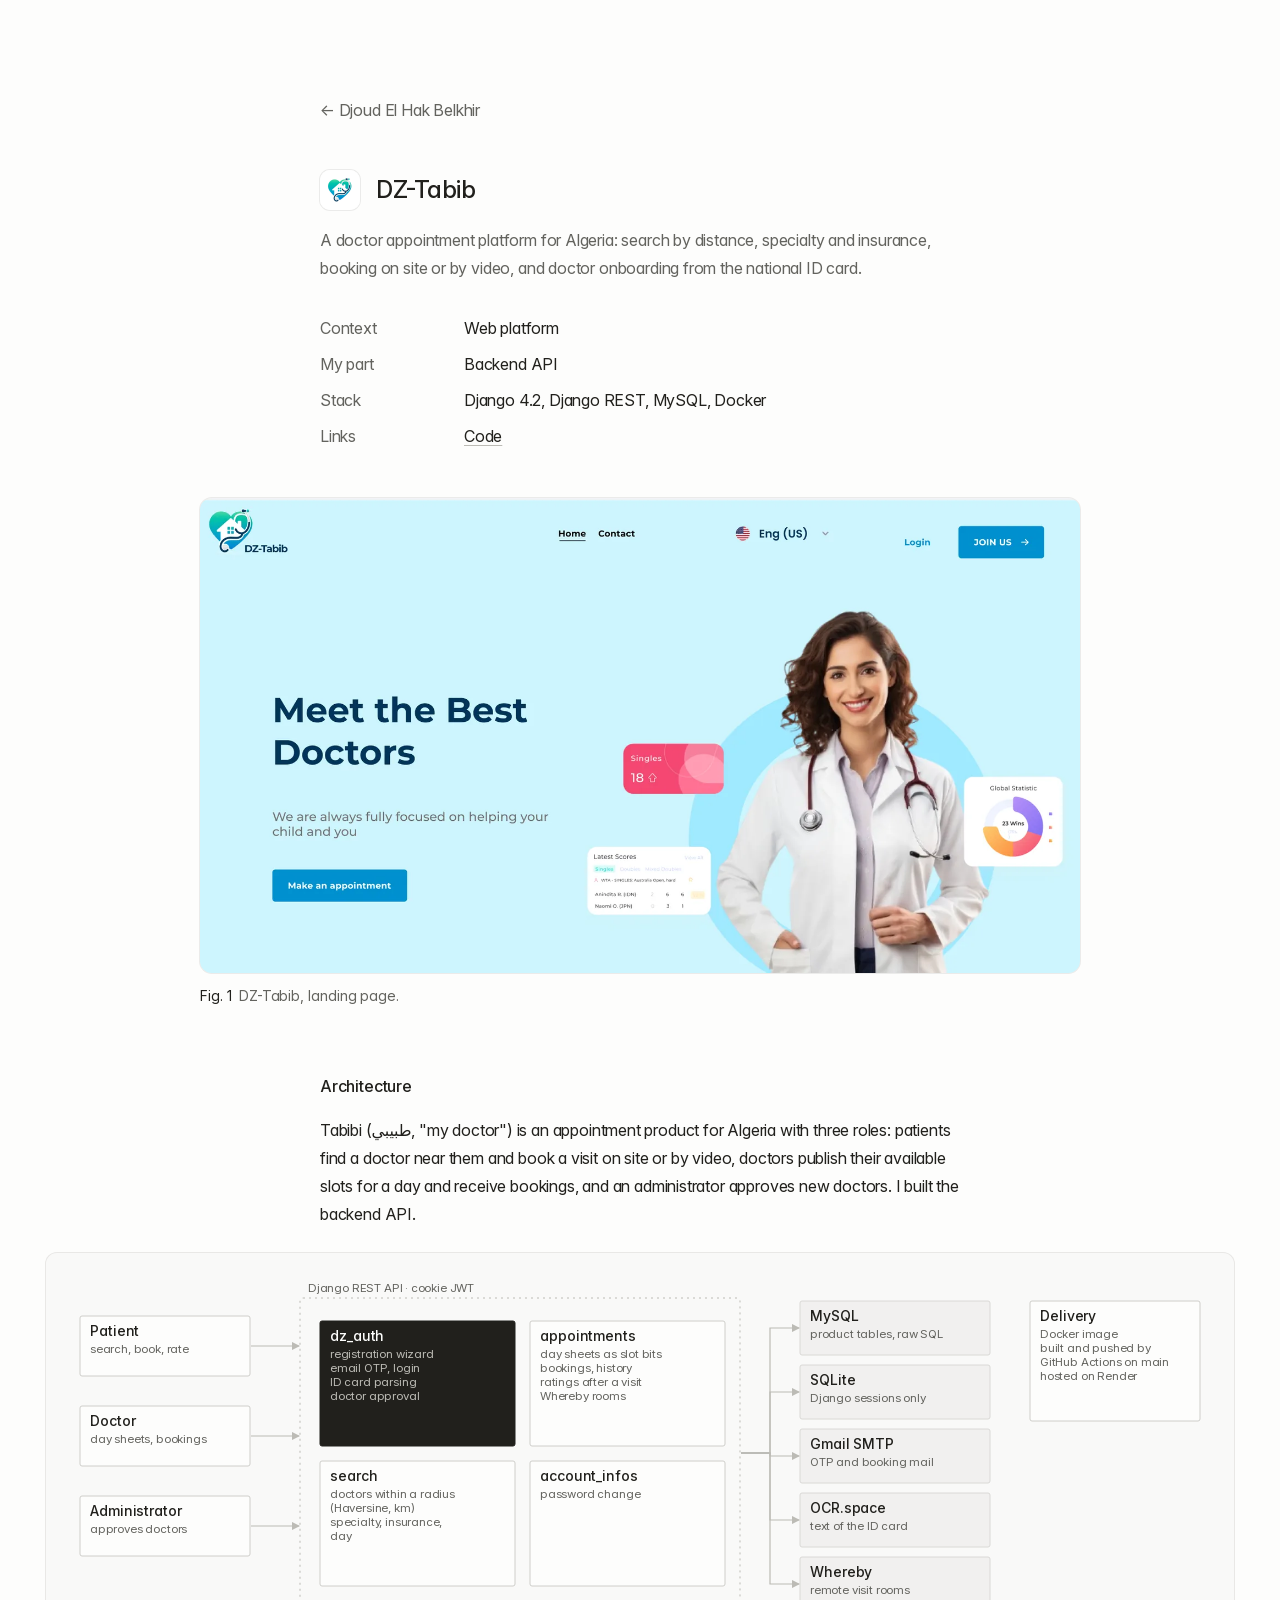
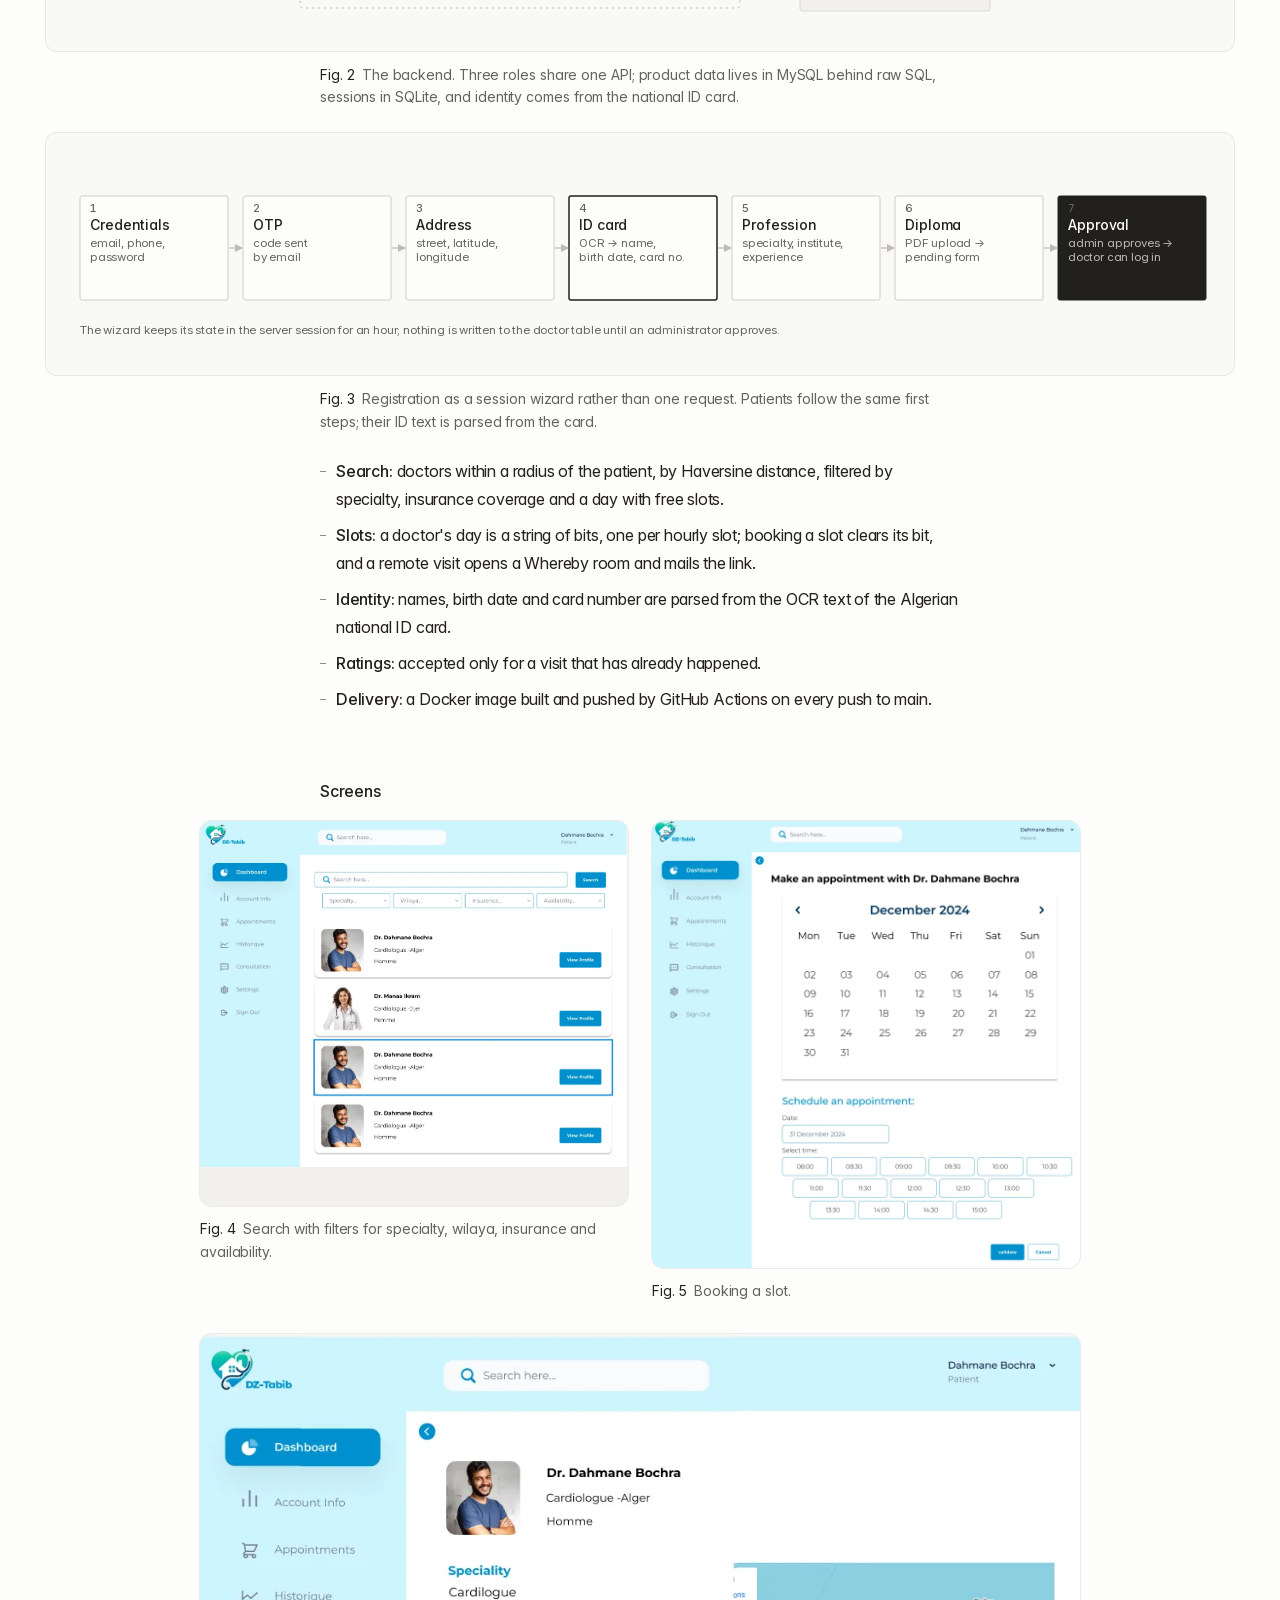
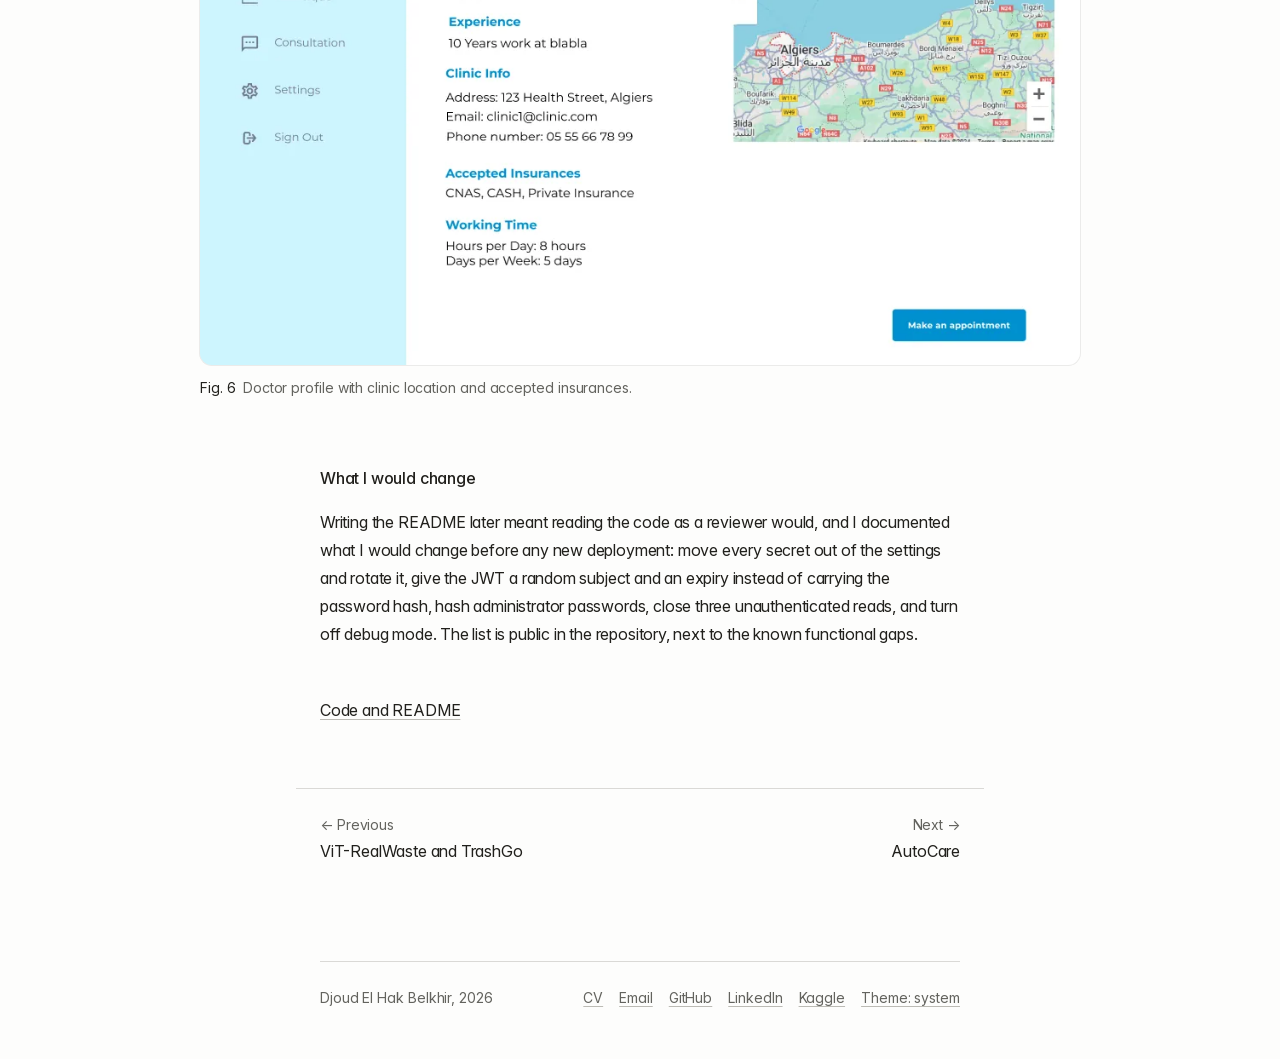
<file: projects/dz-tabib.html>
<!doctype html>
<html lang="en">
<head>
<meta charset="utf-8">
<meta name="viewport" content="width=device-width, initial-scale=1">
<title>DZ-Tabib, Djoud El Hak Belkhir</title>
<meta name="description" content="DZ-Tabib, a doctor appointment platform for Algeria: Django REST backend, ID card parsing, radius search and video visits.">
<meta name="author" content="Djoud El Hak Belkhir">
<link rel="canonical" href="https://djihad-elhak.github.io/projects/dz-tabib.html">
<meta property="og:title" content="DZ-Tabib, Djoud El Hak Belkhir">
<meta property="og:description" content="DZ-Tabib, a doctor appointment platform for Algeria: Django REST backend, ID card parsing, radius search and video visits.">
<meta property="og:type" content="website">
<meta property="og:url" content="https://djihad-elhak.github.io/projects/dz-tabib.html">
<meta property="og:image" content="https://djihad-elhak.github.io/og.jpg">
<meta property="og:image:width" content="1200">
<meta property="og:image:height" content="630">
<meta name="twitter:card" content="summary_large_image">
<meta name="color-scheme" content="light dark">
<meta name="theme-color" content="#fdfdfc" media="(prefers-color-scheme: light)">
<meta name="theme-color" content="#111110" media="(prefers-color-scheme: dark)">
<link rel="icon" href="../favicon.svg" type="image/svg+xml">
<link rel="preload" href="../fonts/inter-var.woff2" as="font" type="font/woff2" crossorigin>
<script>try{var t=localStorage.getItem("theme");if(t==="dark"||t==="light")document.documentElement.setAttribute("data-theme",t)}catch(e){}</script>
<link rel="stylesheet" href="../style.css">
</head>
<body>
<a class="skip" href="#main">Skip to content</a>
<main id="main">
<header class="page-head wrap">
  <a class="back" href="../"><span aria-hidden="true">←</span> Djoud El Hak Belkhir</a>
  <div class="title-row"><span class="logo logo-lg"><img src="../img/logos/dztabib.webp" width="160" height="160" alt=""></span><h1>DZ-Tabib</h1></div>
  <p class="standfirst">A doctor appointment platform for Algeria: search by distance, specialty and insurance, booking on site or by video, and doctor onboarding from the national ID card.</p>
  <dl class="factsheet">
  <div><dt>Context</dt><dd>Web platform</dd></div>
  <div><dt>My part</dt><dd>Backend API</dd></div>
  <div><dt>Stack</dt><dd>Django 4.2, Django REST, MySQL, Docker</dd></div>
  <div><dt>Links</dt><dd><a href="https://github.com/djihad-elhak/tabibi_dz">Code</a></dd></div>
</dl>
</header>

<div class="wrap">
<figure class="plate hero-figure">
  <a href="../img/dztabib-home.webp"><img src="../img/dztabib-home.webp" width="1600" height="864" alt="DZ-Tabib landing page: Meet the Best Doctors, with a button to make an appointment."></a>
  <figcaption><span class="fig">Fig. 1</span> DZ-Tabib, landing page.</figcaption>
</figure>
</div>

<section class="chapter wrap" aria-labelledby="c01">
  <div class="section-head">
    <h2 id="c01">Architecture</h2>
  </div>
  <div class="chapter-body">

<p>Tabibi (طبيبي, "my doctor") is an appointment product for Algeria with three roles: patients find a doctor near them and book a visit on site or by video, doctors publish their available slots for a day and receive bookings, and an administrator approves new doctors. I built the backend API.</p>
<figure class="diagram" style="--w: 1140px">
  <div class="scroll" tabindex="0" role="region" aria-label="DZ-Tabib backend architecture, scrolls sideways on small screens">
    <svg width="1140" height="352" viewBox="0 0 1140 352" role="img" aria-labelledby="dg10-t">
      <title id="dg10-t">DZ-Tabib backend architecture</title>
      <defs><marker id="dg10-a" viewBox="0 0 8 8" refX="7" refY="4" markerWidth="7" markerHeight="7" orient="auto-start-reverse"><path class="dg-arrow" d="M0,0 L8,4 L0,8 z"/></marker><marker id="dg10-am" viewBox="0 0 8 8" refX="7" refY="4" markerWidth="7" markerHeight="7" orient="auto-start-reverse"><path class="dg-arrow mark" d="M0,0 L8,4 L0,8 z"/></marker></defs>
      <rect class="dg-box" x="10" y="40" width="170" height="60" rx="2"/>
<text class="dg-t" x="20" y="60">Patient</text>
<text class="dg-s" x="20" y="77">search, book, rate</text>
<rect class="dg-box" x="10" y="130" width="170" height="60" rx="2"/>
<text class="dg-t" x="20" y="150">Doctor</text>
<text class="dg-s" x="20" y="167">day sheets, bookings</text>
<rect class="dg-box" x="10" y="220" width="170" height="60" rx="2"/>
<text class="dg-t" x="20" y="240">Administrator</text>
<text class="dg-s" x="20" y="257">approves doctors</text>
<rect class="dg-group" x="230" y="22" width="440" height="310" rx="3"/><text class="dg-g" x="238" y="16">Django REST API · cookie JWT</text>
<rect class="dg-box dark" x="250" y="45" width="195" height="125" rx="2"/>
<text class="dg-t on-dark" x="260" y="65">dz_auth</text>
<text class="dg-s on-dark-s" x="260" y="82">registration wizard</text>
<text class="dg-s on-dark-s" x="260" y="96">email OTP, login</text>
<text class="dg-s on-dark-s" x="260" y="110">ID card parsing</text>
<text class="dg-s on-dark-s" x="260" y="124">doctor approval</text>
<rect class="dg-box" x="460" y="45" width="195" height="125" rx="2"/>
<text class="dg-t" x="470" y="65">appointments</text>
<text class="dg-s" x="470" y="82">day sheets as slot bits</text>
<text class="dg-s" x="470" y="96">bookings, history</text>
<text class="dg-s" x="470" y="110">ratings after a visit</text>
<text class="dg-s" x="470" y="124">Whereby rooms</text>
<rect class="dg-box" x="250" y="185" width="195" height="125" rx="2"/>
<text class="dg-t" x="260" y="205">search</text>
<text class="dg-s" x="260" y="222">doctors within a radius</text>
<text class="dg-s" x="260" y="236">(Haversine, km)</text>
<text class="dg-s" x="260" y="250">specialty, insurance,</text>
<text class="dg-s" x="260" y="264">day</text>
<rect class="dg-box" x="460" y="185" width="195" height="125" rx="2"/>
<text class="dg-t" x="470" y="205">account_infos</text>
<text class="dg-s" x="470" y="222">password change</text>
<rect class="dg-box soft" x="730" y="25" width="190" height="54" rx="2"/>
<text class="dg-t" x="740" y="45">MySQL</text>
<text class="dg-s" x="740" y="62">product tables, raw SQL</text>
<polyline class="dg-e" points="671,177 700,177 700,52 729,52" marker-end="url(#dg10-a)"/>
<rect class="dg-box soft" x="730" y="89" width="190" height="54" rx="2"/>
<text class="dg-t" x="740" y="109">SQLite</text>
<text class="dg-s" x="740" y="126">Django sessions only</text>
<polyline class="dg-e" points="671,177 700,177 700,116 729,116" marker-end="url(#dg10-a)"/>
<rect class="dg-box soft" x="730" y="153" width="190" height="54" rx="2"/>
<text class="dg-t" x="740" y="173">Gmail SMTP</text>
<text class="dg-s" x="740" y="190">OTP and booking mail</text>
<polyline class="dg-e" points="671,177 700,177 700,180 729,180" marker-end="url(#dg10-a)"/>
<rect class="dg-box soft" x="730" y="217" width="190" height="54" rx="2"/>
<text class="dg-t" x="740" y="237">OCR.space</text>
<text class="dg-s" x="740" y="254">text of the ID card</text>
<polyline class="dg-e" points="671,177 700,177 700,244 729,244" marker-end="url(#dg10-a)"/>
<rect class="dg-box soft" x="730" y="281" width="190" height="54" rx="2"/>
<text class="dg-t" x="740" y="301">Whereby</text>
<text class="dg-s" x="740" y="318">remote visit rooms</text>
<polyline class="dg-e" points="671,177 700,177 700,308 729,308" marker-end="url(#dg10-a)"/>
<rect class="dg-box" x="960" y="25" width="170" height="120" rx="2"/>
<text class="dg-t" x="970" y="45">Delivery</text>
<text class="dg-s" x="970" y="62">Docker image</text>
<text class="dg-s" x="970" y="76">built and pushed by</text>
<text class="dg-s" x="970" y="90">GitHub Actions on main</text>
<text class="dg-s" x="970" y="104">hosted on Render</text>
<polyline class="dg-e" points="181,70 229,70" marker-end="url(#dg10-a)"/>
<polyline class="dg-e" points="181,160 229,160" marker-end="url(#dg10-a)"/>
<polyline class="dg-e" points="181,250 229,250" marker-end="url(#dg10-a)"/>
    </svg>
  </div>
  <figcaption><span class="fig">Fig. 2</span> The backend. Three roles share one API; product data lives in MySQL behind raw SQL, sessions in SQLite, and identity comes from the national ID card.</figcaption>
</figure>
<figure class="diagram" style="--w: 1140px">
  <div class="scroll" tabindex="0" role="region" aria-label="Doctor onboarding, step by step, scrolls sideways on small screens">
    <svg width="1140" height="196" viewBox="0 0 1140 196" role="img" aria-labelledby="dg11-t">
      <title id="dg11-t">Doctor onboarding, step by step</title>
      <defs><marker id="dg11-a" viewBox="0 0 8 8" refX="7" refY="4" markerWidth="7" markerHeight="7" orient="auto-start-reverse"><path class="dg-arrow" d="M0,0 L8,4 L0,8 z"/></marker><marker id="dg11-am" viewBox="0 0 8 8" refX="7" refY="4" markerWidth="7" markerHeight="7" orient="auto-start-reverse"><path class="dg-arrow mark" d="M0,0 L8,4 L0,8 z"/></marker></defs>
      <rect class="dg-box" x="10" y="40" width="148" height="104" rx="2"/>
<text class="dg-k" x="20" y="56">1</text>
<text class="dg-t" x="20" y="74">Credentials</text>
<text class="dg-s" x="20" y="91">email, phone,</text>
<text class="dg-s" x="20" y="105">password</text>
<rect class="dg-box" x="173" y="40" width="148" height="104" rx="2"/>
<text class="dg-k" x="183" y="56">2</text>
<text class="dg-t" x="183" y="74">OTP</text>
<text class="dg-s" x="183" y="91">code sent</text>
<text class="dg-s" x="183" y="105">by email</text>
<polyline class="dg-e" points="159,92.0 172,92.0" marker-end="url(#dg11-a)"/>
<rect class="dg-box" x="336" y="40" width="148" height="104" rx="2"/>
<text class="dg-k" x="346" y="56">3</text>
<text class="dg-t" x="346" y="74">Address</text>
<text class="dg-s" x="346" y="91">street, latitude,</text>
<text class="dg-s" x="346" y="105">longitude</text>
<polyline class="dg-e" points="322,92.0 335,92.0" marker-end="url(#dg11-a)"/>
<rect class="dg-box mark" x="499" y="40" width="148" height="104" rx="2"/>
<text class="dg-k" x="509" y="56">4</text>
<text class="dg-t" x="509" y="74">ID card</text>
<text class="dg-s" x="509" y="91">OCR → name,</text>
<text class="dg-s" x="509" y="105">birth date, card no.</text>
<polyline class="dg-e" points="485,92.0 498,92.0" marker-end="url(#dg11-a)"/>
<rect class="dg-box" x="662" y="40" width="148" height="104" rx="2"/>
<text class="dg-k" x="672" y="56">5</text>
<text class="dg-t" x="672" y="74">Profession</text>
<text class="dg-s" x="672" y="91">specialty, institute,</text>
<text class="dg-s" x="672" y="105">experience</text>
<polyline class="dg-e" points="648,92.0 661,92.0" marker-end="url(#dg11-a)"/>
<rect class="dg-box" x="825" y="40" width="148" height="104" rx="2"/>
<text class="dg-k" x="835" y="56">6</text>
<text class="dg-t" x="835" y="74">Diploma</text>
<text class="dg-s" x="835" y="91">PDF upload →</text>
<text class="dg-s" x="835" y="105">pending form</text>
<polyline class="dg-e" points="811,92.0 824,92.0" marker-end="url(#dg11-a)"/>
<rect class="dg-box dark" x="988" y="40" width="148" height="104" rx="2"/>
<text class="dg-k" x="998" y="56">7</text>
<text class="dg-t on-dark" x="998" y="74">Approval</text>
<text class="dg-s on-dark-s" x="998" y="91">admin approves →</text>
<text class="dg-s on-dark-s" x="998" y="105">doctor can log in</text>
<polyline class="dg-e" points="974,92.0 987,92.0" marker-end="url(#dg11-a)"/>
<text class="dg-s" x="10" y="178" text-anchor="start">The wizard keeps its state in the server session for an hour; nothing is written to the doctor table until an administrator approves.</text>
    </svg>
  </div>
  <figcaption><span class="fig">Fig. 3</span> Registration as a session wizard rather than one request. Patients follow the same first steps; their ID text is parsed from the card.</figcaption>
</figure>
<ul class="ticks">
  <li><b>Search:</b> doctors within a radius of the patient, by Haversine distance, filtered by specialty, insurance coverage and a day with free slots.</li>
  <li><b>Slots:</b> a doctor's day is a string of bits, one per hourly slot; booking a slot clears its bit, and a remote visit opens a Whereby room and mails the link.</li>
  <li><b>Identity:</b> names, birth date and card number are parsed from the OCR text of the Algerian national ID card.</li>
  <li><b>Ratings:</b> accepted only for a visit that has already happened.</li>
  <li><b>Delivery:</b> a Docker image built and pushed by GitHub Actions on every push to main.</li>
</ul>

  </div>
</section>
<section class="chapter wrap" aria-labelledby="c02">
  <div class="section-head">
    <h2 id="c02">Screens</h2>
  </div>
  <div class="chapter-body">

<div class="gallery">
<figure class="plate">
  <a href="../img/dztabib-search.webp"><img src="../img/dztabib-search.webp" width="1079" height="872" loading="lazy" alt="Doctor search with filters and a list of doctors."></a>
  <figcaption><span class="fig">Fig. 4</span> Search with filters for specialty, wilaya, insurance and availability.</figcaption>
</figure>
<figure class="plate">
  <a href="../img/dztabib-booking.webp"><img src="../img/dztabib-booking.webp" width="880" height="918" loading="lazy" alt="Booking calendar with half-hour time slots."></a>
  <figcaption><span class="fig">Fig. 5</span> Booking a slot.</figcaption>
</figure>
<figure class="plate span-full">
  <a href="../img/dztabib-profile.webp"><img src="../img/dztabib-profile.webp" width="1033" height="741" loading="lazy" alt="Doctor profile with speciality, experience, clinic address, accepted insurances and a map."></a>
  <figcaption><span class="fig">Fig. 6</span> Doctor profile with clinic location and accepted insurances.</figcaption>
</figure>
</div>

  </div>
</section>
<section class="chapter wrap" aria-labelledby="c03">
  <div class="section-head">
    <h2 id="c03">What I would change</h2>
  </div>
  <div class="chapter-body">

<p>Writing the README later meant reading the code as a reviewer would, and I documented what I would change before any new deployment: move every secret out of the settings and rotate it, give the JWT a random subject and an expiry instead of carrying the password hash, hash administrator passwords, close three unauthenticated reads, and turn off debug mode. The list is public in the repository, next to the known functional gaps.</p>
<p class="links-row"><a href="https://github.com/djihad-elhak/tabibi_dz">Code and README</a></p>

  </div>
</section>

<nav class="pager wrap" aria-label="Other projects"><a class="prev" href="trashgo.html"><span>← Previous</span><b>ViT-RealWaste and TrashGo</b></a><a class="next" href="autocare.html"><span>Next →</span><b>AutoCare</b></a></nav>
</main>

<footer class="site-footer wrap">
  <div class="foot">
    <p>Djoud El Hak Belkhir, 2026</p>
    <ul>
      <li><a href="../cv.html">CV</a></li><li><a href="mailto:djoudelhak@gmail.com">Email</a></li>
      <li><a href="https://github.com/djihad-elhak" rel="me noopener">GitHub</a></li>
      <li><a href="https://www.linkedin.com/in/djoud-el-hak-belkhir-055977223/" rel="me noopener">LinkedIn</a></li>
      <li><a href="https://www.kaggle.com/djihadelhakbelkhir" rel="me noopener">Kaggle</a></li>
      <li><button class="theme-toggle" type="button">Theme: system</button></li>
    </ul>
  </div>
</footer>
<script src="../site.js" defer></script>

</body>
</html>
</file>
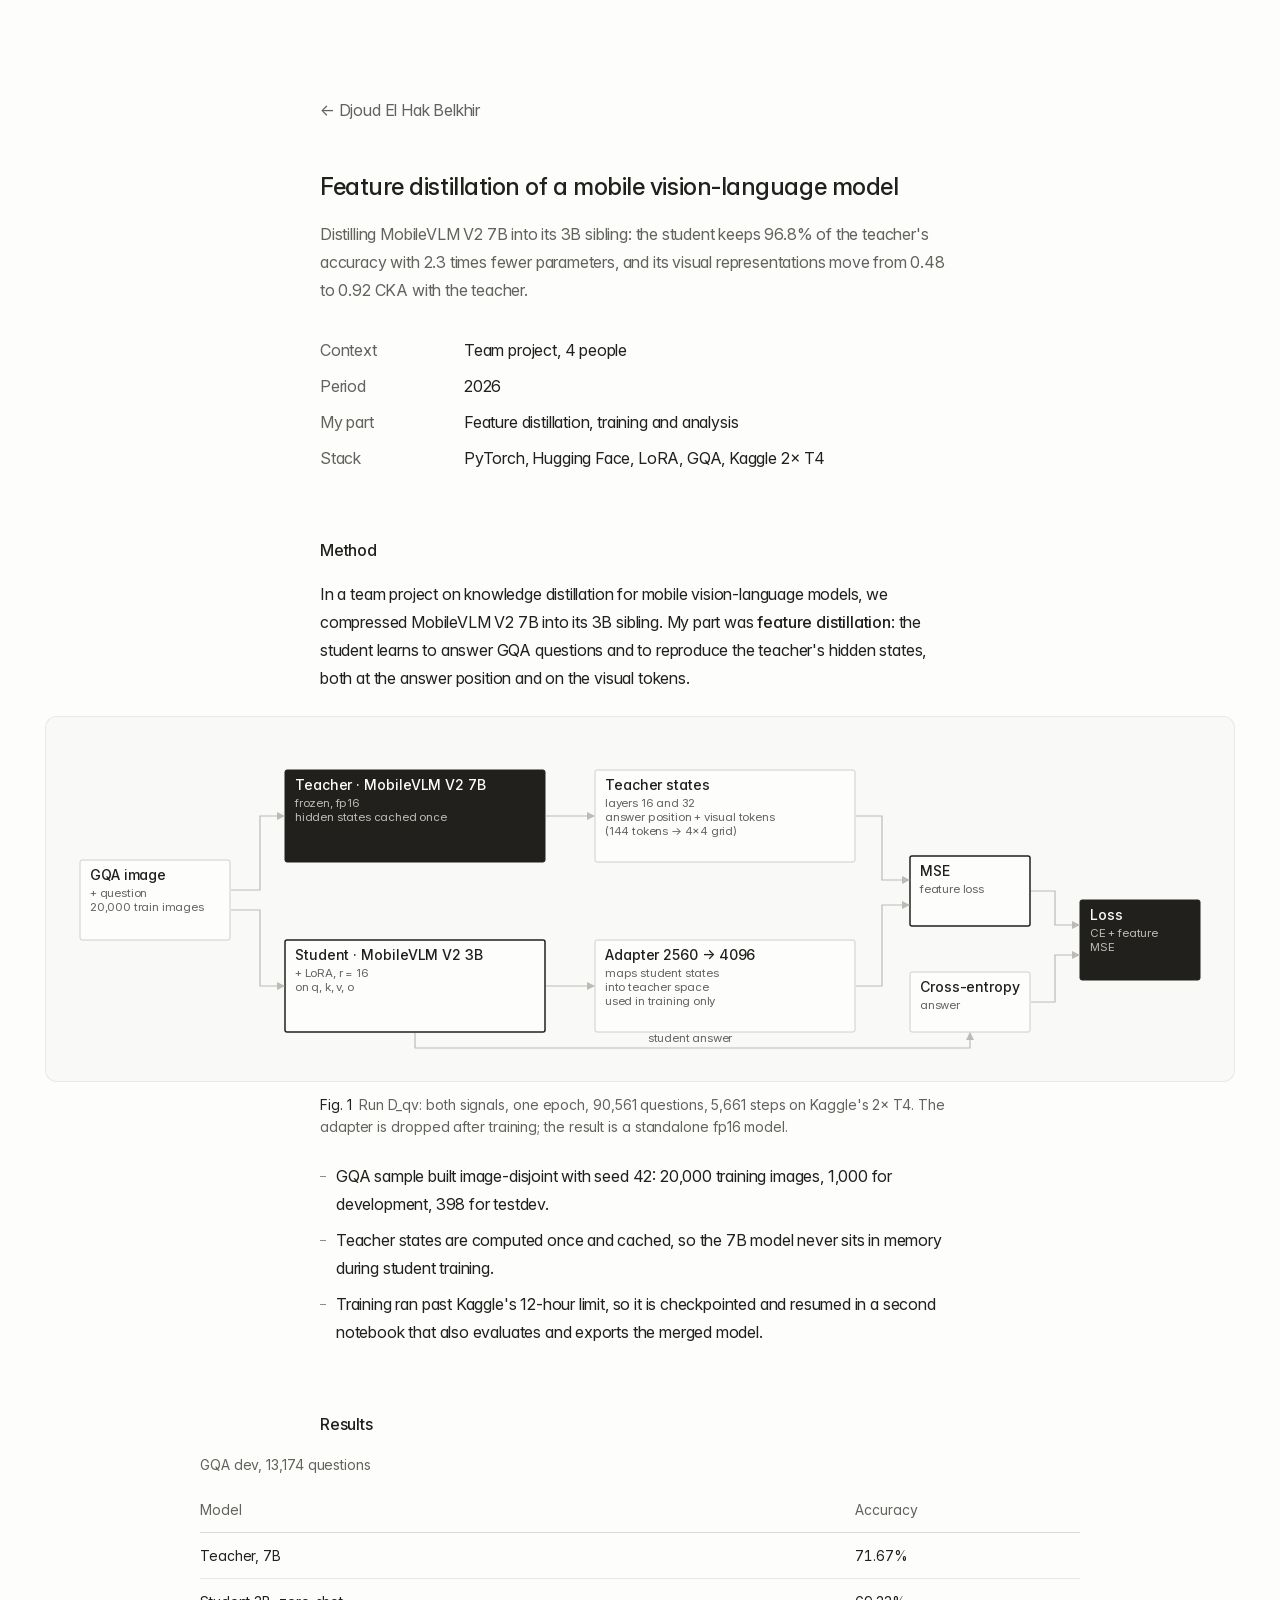
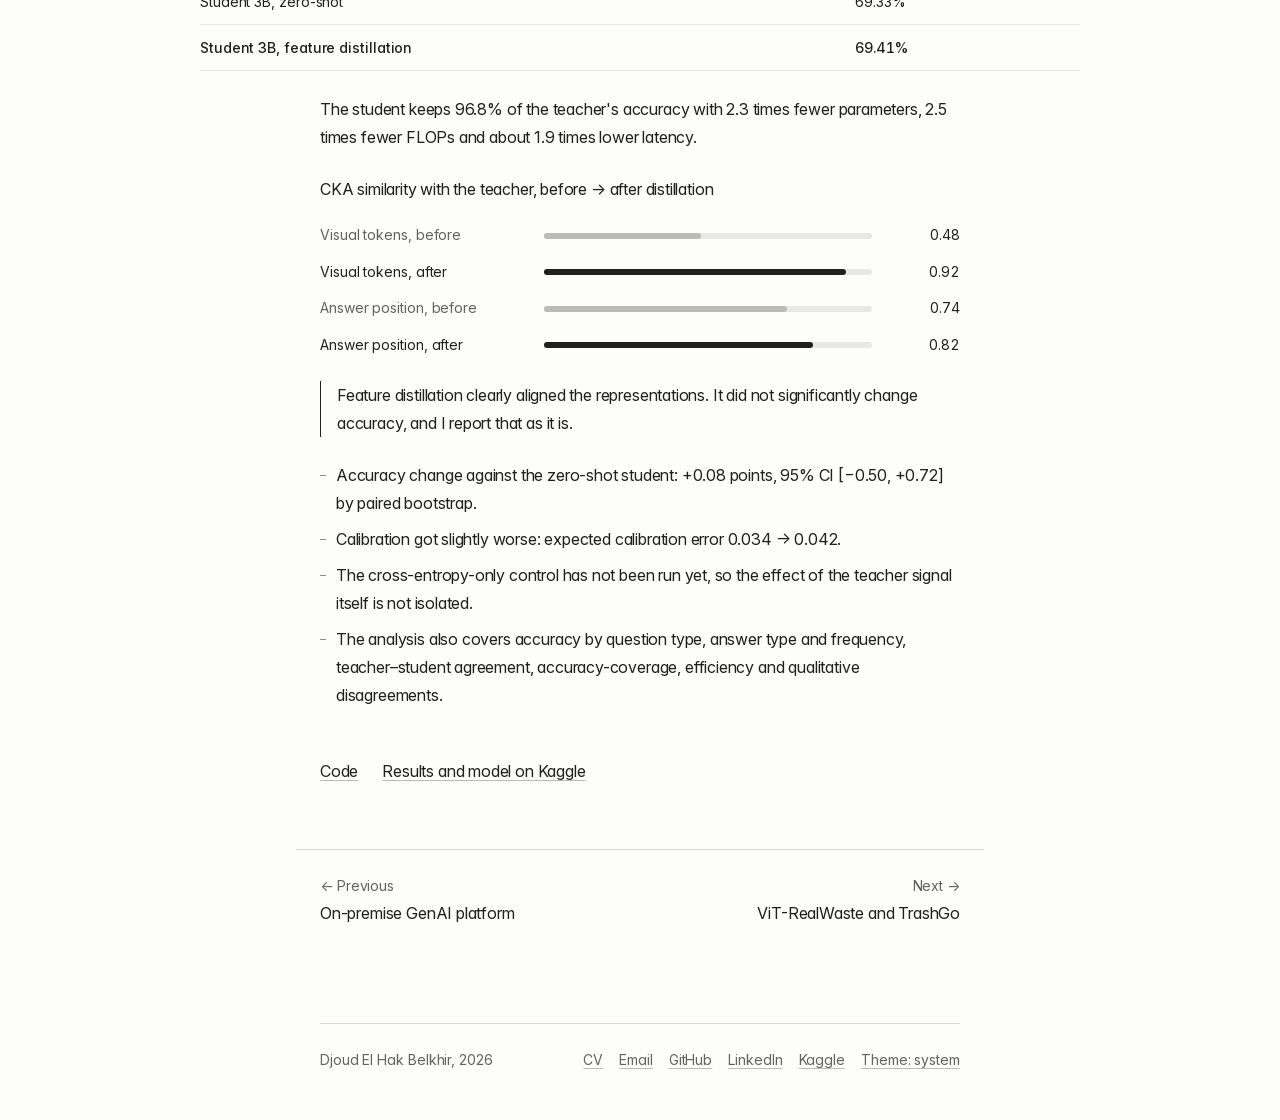
<file: projects/kd-vlm.html>
<!doctype html>
<html lang="en">
<head>
<meta charset="utf-8">
<meta name="viewport" content="width=device-width, initial-scale=1">
<title>Feature distillation of MobileVLM, Djoud El Hak Belkhir</title>
<meta name="description" content="Feature distillation from MobileVLM V2 7B to 3B on GQA, evaluated with bootstrap tests, calibration and CKA.">
<meta name="author" content="Djoud El Hak Belkhir">
<link rel="canonical" href="https://djihad-elhak.github.io/projects/kd-vlm.html">
<meta property="og:title" content="Feature distillation of MobileVLM, Djoud El Hak Belkhir">
<meta property="og:description" content="Feature distillation from MobileVLM V2 7B to 3B on GQA, evaluated with bootstrap tests, calibration and CKA.">
<meta property="og:type" content="website">
<meta property="og:url" content="https://djihad-elhak.github.io/projects/kd-vlm.html">
<meta property="og:image" content="https://djihad-elhak.github.io/og.jpg">
<meta property="og:image:width" content="1200">
<meta property="og:image:height" content="630">
<meta name="twitter:card" content="summary_large_image">
<meta name="color-scheme" content="light dark">
<meta name="theme-color" content="#fdfdfc" media="(prefers-color-scheme: light)">
<meta name="theme-color" content="#111110" media="(prefers-color-scheme: dark)">
<link rel="icon" href="../favicon.svg" type="image/svg+xml">
<link rel="preload" href="../fonts/inter-var.woff2" as="font" type="font/woff2" crossorigin>
<script>try{var t=localStorage.getItem("theme");if(t==="dark"||t==="light")document.documentElement.setAttribute("data-theme",t)}catch(e){}</script>
<link rel="stylesheet" href="../style.css">
</head>
<body>
<a class="skip" href="#main">Skip to content</a>
<main id="main">
<header class="page-head wrap">
  <a class="back" href="../"><span aria-hidden="true">←</span> Djoud El Hak Belkhir</a>
  <div class="title-row"><h1>Feature distillation of a mobile vision-language model</h1></div>
  <p class="standfirst">Distilling MobileVLM V2 7B into its 3B sibling: the student keeps 96.8% of the teacher's accuracy with 2.3 times fewer parameters, and its visual representations move from 0.48 to 0.92 CKA with the teacher.</p>
  <dl class="factsheet">
  <div><dt>Context</dt><dd>Team project, 4 people</dd></div>
  <div><dt>Period</dt><dd>2026</dd></div>
  <div><dt>My part</dt><dd>Feature distillation, training and analysis</dd></div>
  <div><dt>Stack</dt><dd>PyTorch, Hugging Face, LoRA, GQA, Kaggle 2× T4</dd></div>
</dl>
</header>

<div class="wrap">

</div>

<section class="chapter wrap" aria-labelledby="c01">
  <div class="section-head">
    <h2 id="c01">Method</h2>
  </div>
  <div class="chapter-body">

<p>In a team project on knowledge distillation for mobile vision-language models, we compressed MobileVLM V2 7B into its 3B sibling. My part was <b>feature distillation</b>: the student learns to answer GQA questions and to reproduce the teacher's hidden states, both at the answer position and on the visual tokens.</p>
<figure class="diagram" style="--w: 1140px">
  <div class="scroll" tabindex="0" role="region" aria-label="Feature distillation set-up: frozen teacher, LoRA student, adapter and losses, scrolls sideways on small screens">
    <svg width="1140" height="318" viewBox="0 0 1140 318" role="img" aria-labelledby="dg7-t">
      <title id="dg7-t">Feature distillation set-up: frozen teacher, LoRA student, adapter and losses</title>
      <defs><marker id="dg7-a" viewBox="0 0 8 8" refX="7" refY="4" markerWidth="7" markerHeight="7" orient="auto-start-reverse"><path class="dg-arrow" d="M0,0 L8,4 L0,8 z"/></marker><marker id="dg7-am" viewBox="0 0 8 8" refX="7" refY="4" markerWidth="7" markerHeight="7" orient="auto-start-reverse"><path class="dg-arrow mark" d="M0,0 L8,4 L0,8 z"/></marker></defs>
      <rect class="dg-box" x="10" y="120" width="150" height="80" rx="2"/>
<text class="dg-t" x="20" y="140">GQA image</text>
<text class="dg-s" x="20" y="157">+ question</text>
<text class="dg-s" x="20" y="171">20,000 train images</text>
<rect class="dg-box dark" x="215" y="30" width="260" height="92" rx="2"/>
<text class="dg-t on-dark" x="225" y="50">Teacher · MobileVLM V2 7B</text>
<text class="dg-s on-dark-s" x="225" y="67">frozen, fp16</text>
<text class="dg-s on-dark-s" x="225" y="81">hidden states cached once</text>
<rect class="dg-box mark" x="215" y="200" width="260" height="92" rx="2"/>
<text class="dg-t" x="225" y="220">Student · MobileVLM V2 3B</text>
<text class="dg-s" x="225" y="237">+ LoRA, r = 16</text>
<text class="dg-s" x="225" y="251">on q, k, v, o</text>
<rect class="dg-box" x="525" y="30" width="260" height="92" rx="2"/>
<text class="dg-t" x="535" y="50">Teacher states</text>
<text class="dg-s" x="535" y="67">layers 16 and 32</text>
<text class="dg-s" x="535" y="81">answer position + visual tokens</text>
<text class="dg-s" x="535" y="95">(144 tokens → 4×4 grid)</text>
<rect class="dg-box" x="525" y="200" width="260" height="92" rx="2"/>
<text class="dg-t" x="535" y="220">Adapter 2560 → 4096</text>
<text class="dg-s" x="535" y="237">maps student states</text>
<text class="dg-s" x="535" y="251">into teacher space</text>
<text class="dg-s" x="535" y="265">used in training only</text>
<rect class="dg-box mark" x="840" y="116" width="120" height="70" rx="2"/>
<text class="dg-t" x="850" y="136">MSE</text>
<text class="dg-s" x="850" y="153">feature loss</text>
<rect class="dg-box" x="840" y="232" width="120" height="60" rx="2"/>
<text class="dg-t" x="850" y="252">Cross-entropy</text>
<text class="dg-s" x="850" y="269">answer</text>
<rect class="dg-box dark" x="1010" y="160" width="120" height="80" rx="2"/>
<text class="dg-t on-dark" x="1020" y="180">Loss</text>
<text class="dg-s on-dark-s" x="1020" y="197">CE + feature</text>
<text class="dg-s on-dark-s" x="1020" y="211">MSE</text>
<polyline class="dg-e" points="161,150 190,150 190,76 214,76" marker-end="url(#dg7-a)"/>
<polyline class="dg-e" points="161,170 190,170 190,246 214,246" marker-end="url(#dg7-a)"/>
<polyline class="dg-e" points="476,76 524,76" marker-end="url(#dg7-a)"/>
<polyline class="dg-e" points="476,246 524,246" marker-end="url(#dg7-a)"/>
<polyline class="dg-e" points="786,76 812,76 812,140 839,140" marker-end="url(#dg7-a)"/>
<polyline class="dg-e" points="786,246 812,246 812,165 839,165" marker-end="url(#dg7-a)"/>
<polyline class="dg-e" points="345,293 345,308 900,308 900,293" marker-end="url(#dg7-a)"/>
<text class="dg-l" x="620" y="302" text-anchor="middle">student answer</text>
<polyline class="dg-e" points="961,151 985,151 985,185 1009,185" marker-end="url(#dg7-a)"/>
<polyline class="dg-e" points="961,262 985,262 985,215 1009,215" marker-end="url(#dg7-a)"/>
    </svg>
  </div>
  <figcaption><span class="fig">Fig. 1</span> Run D_qv: both signals, one epoch, 90,561 questions, 5,661 steps on Kaggle's 2× T4. The adapter is dropped after training; the result is a standalone fp16 model.</figcaption>
</figure>
<ul class="ticks">
  <li>GQA sample built image-disjoint with seed 42: 20,000 training images, 1,000 for development, 398 for testdev.</li>
  <li>Teacher states are computed once and cached, so the 7B model never sits in memory during student training.</li>
  <li>Training ran past Kaggle's 12-hour limit, so it is checkpointed and resumed in a second notebook that also evaluates and exports the merged model.</li>
</ul>

  </div>
</section>
<section class="chapter wrap" aria-labelledby="c02">
  <div class="section-head">
    <h2 id="c02">Results</h2>
  </div>
  <div class="chapter-body">

<div class="table-scroll" tabindex="0"><table class="results wide">
<caption>GQA dev, 13,174 questions</caption>
<thead><tr><th scope="col">Model</th><th scope="col">Accuracy</th></tr></thead>
<tbody>
<tr><th scope="row">Teacher, 7B</th><td>71.67%</td></tr>
<tr><th scope="row">Student 3B, zero-shot</th><td>69.33%</td></tr>
<tr class="hl"><th scope="row">Student 3B, feature distillation</th><td>69.41%</td></tr>
</tbody></table></div>
<p>The student keeps 96.8% of the teacher's accuracy with 2.3 times fewer parameters, 2.5 times fewer FLOPs and about 1.9 times lower latency.</p>
<div class="bars" role="group" aria-label="CKA similarity with the teacher, before → after distillation">
<p class="bars-title">CKA similarity with the teacher, before → after distillation</p>
<div class="row"><span>Visual tokens, before</span><span class="track" aria-hidden="true"><span class="fill" style="width:48.0%"></span></span><span class="val">0.48</span></div>
<div class="row hl"><span>Visual tokens, after</span><span class="track" aria-hidden="true"><span class="fill" style="width:92.0%"></span></span><span class="val">0.92</span></div>
<div class="row"><span>Answer position, before</span><span class="track" aria-hidden="true"><span class="fill" style="width:74.0%"></span></span><span class="val">0.74</span></div>
<div class="row hl"><span>Answer position, after</span><span class="track" aria-hidden="true"><span class="fill" style="width:82.0%"></span></span><span class="val">0.82</span></div>
</div>
<p class="pull">Feature distillation clearly aligned the representations. It did not significantly change accuracy, and I report that as it is.</p>
<ul class="ticks">
  <li>Accuracy change against the zero-shot student: +0.08 points, 95% CI [−0.50, +0.72] by paired bootstrap.</li>
  <li>Calibration got slightly worse: expected calibration error 0.034 → 0.042.</li>
  <li>The cross-entropy-only control has not been run yet, so the effect of the teacher signal itself is not isolated.</li>
  <li>The analysis also covers accuracy by question type, answer type and frequency, teacher–student agreement, accuracy-coverage, efficiency and qualitative disagreements.</li>
</ul>
<p class="links-row"><a href="https://github.com/djihad-elhak/Feature-Knowledge-Distilliation">Code</a><a href="https://www.kaggle.com/datasets/djihadelhakbelkhir/kd-vlm-continue">Results and model on Kaggle</a></p>

  </div>
</section>

<nav class="pager wrap" aria-label="Other projects"><a class="prev" href="oge.html"><span>← Previous</span><b>On-premise GenAI platform</b></a><a class="next" href="trashgo.html"><span>Next →</span><b>ViT-RealWaste and TrashGo</b></a></nav>
</main>

<footer class="site-footer wrap">
  <div class="foot">
    <p>Djoud El Hak Belkhir, 2026</p>
    <ul>
      <li><a href="../cv.html">CV</a></li><li><a href="mailto:djoudelhak@gmail.com">Email</a></li>
      <li><a href="https://github.com/djihad-elhak" rel="me noopener">GitHub</a></li>
      <li><a href="https://www.linkedin.com/in/djoud-el-hak-belkhir-055977223/" rel="me noopener">LinkedIn</a></li>
      <li><a href="https://www.kaggle.com/djihadelhakbelkhir" rel="me noopener">Kaggle</a></li>
      <li><button class="theme-toggle" type="button">Theme: system</button></li>
    </ul>
  </div>
</footer>
<script src="../site.js" defer></script>

</body>
</html>
</file>
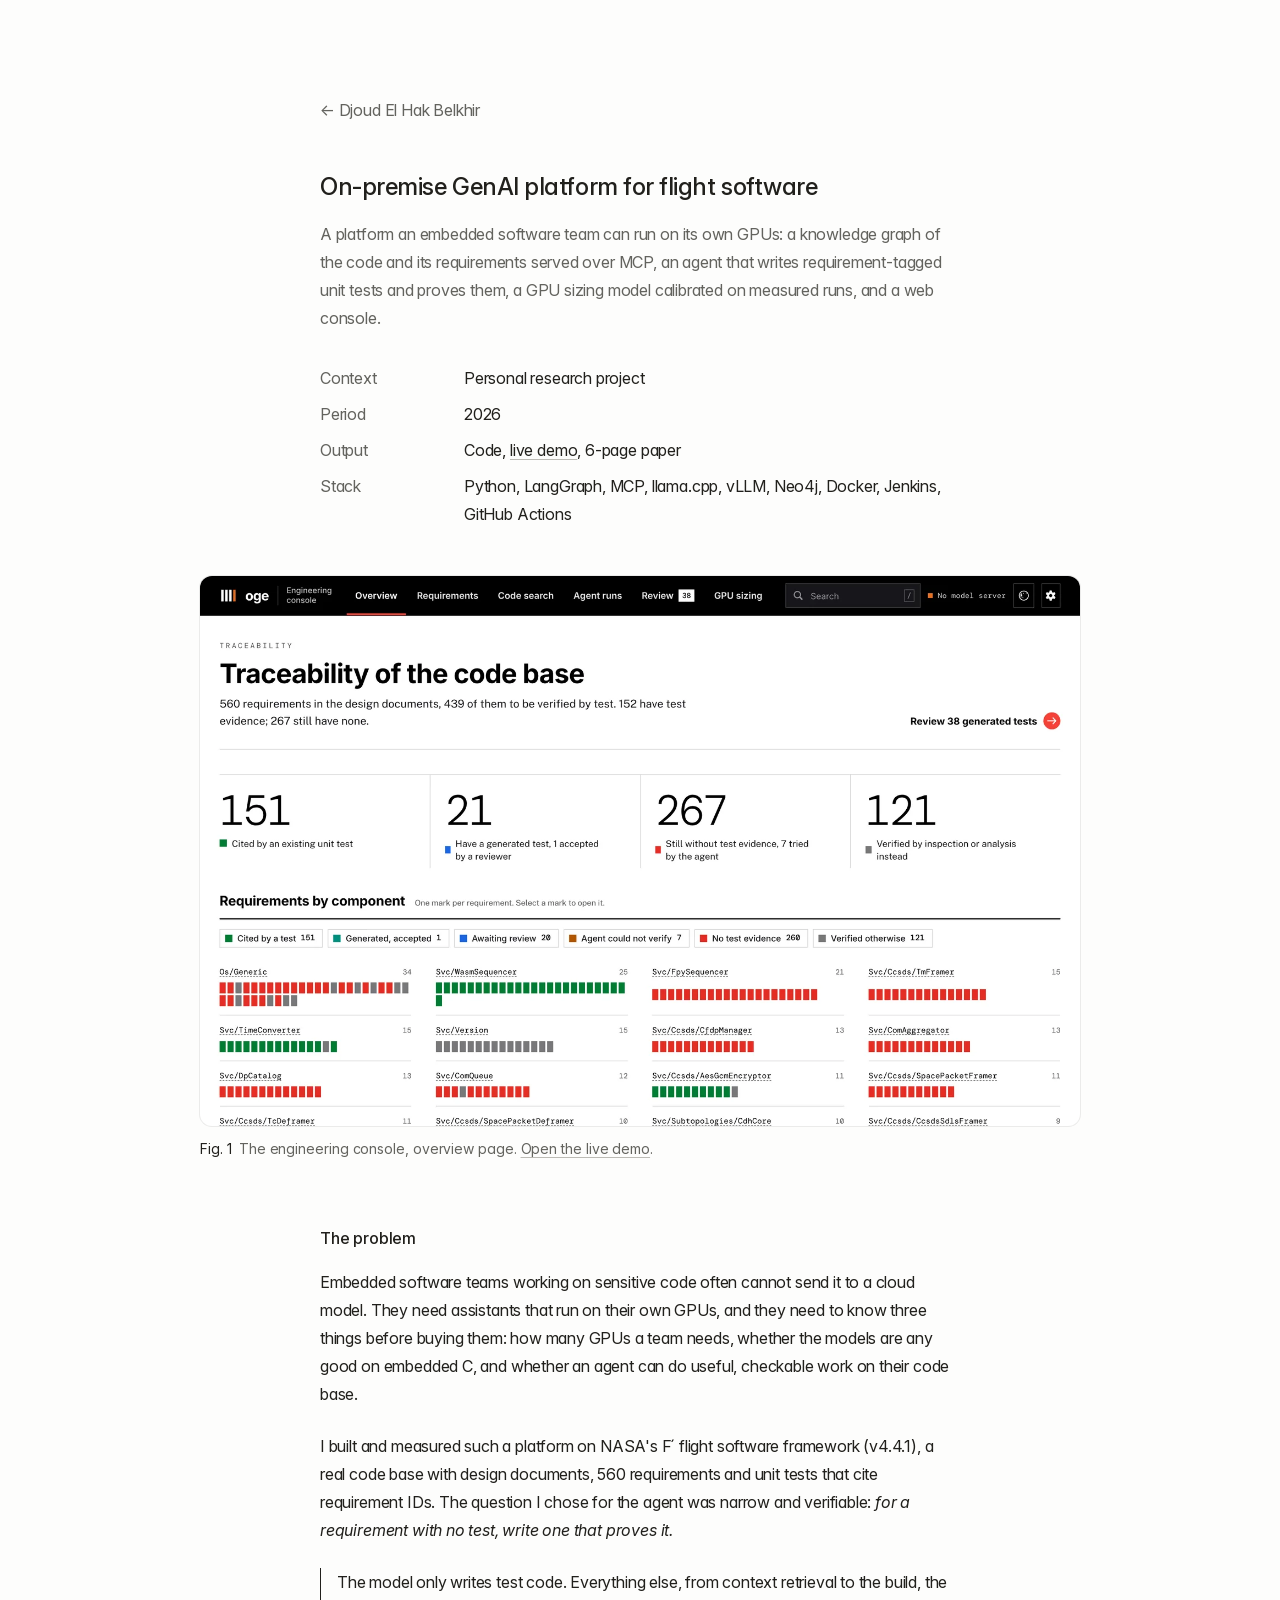
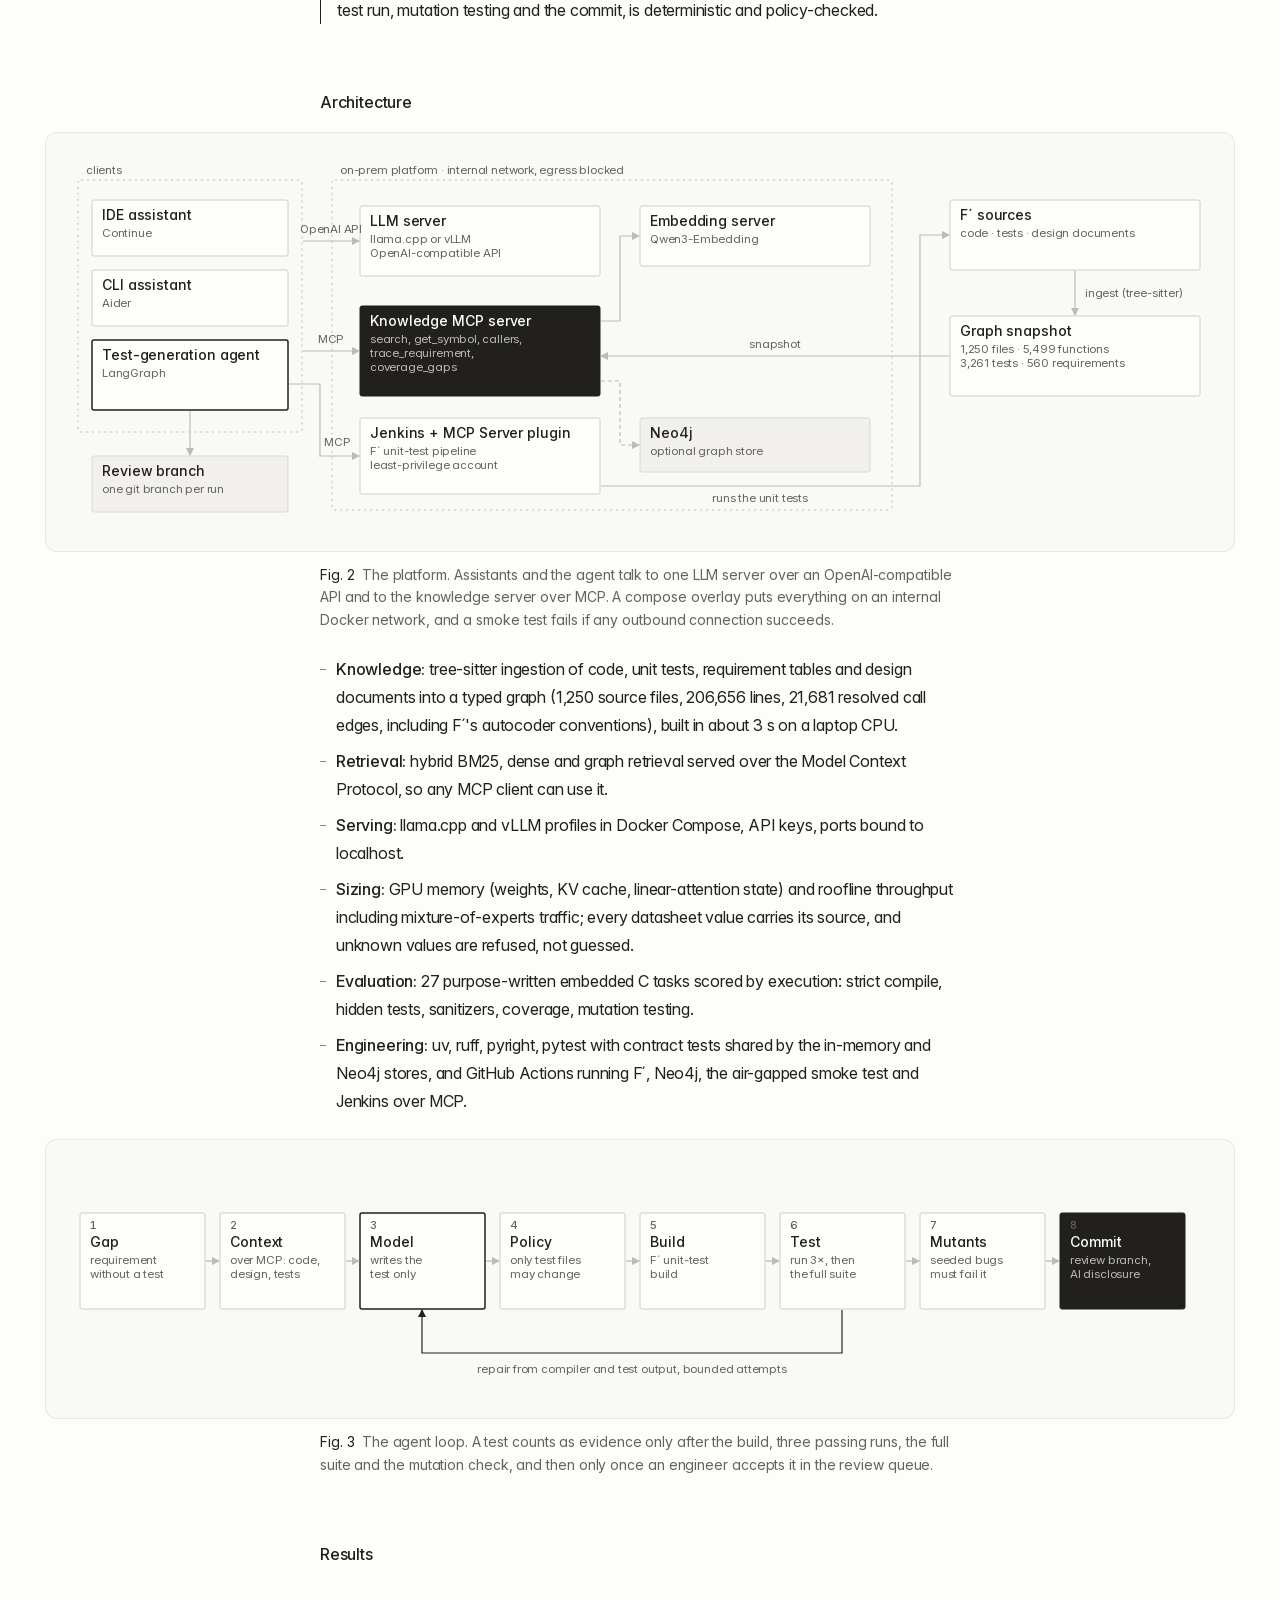
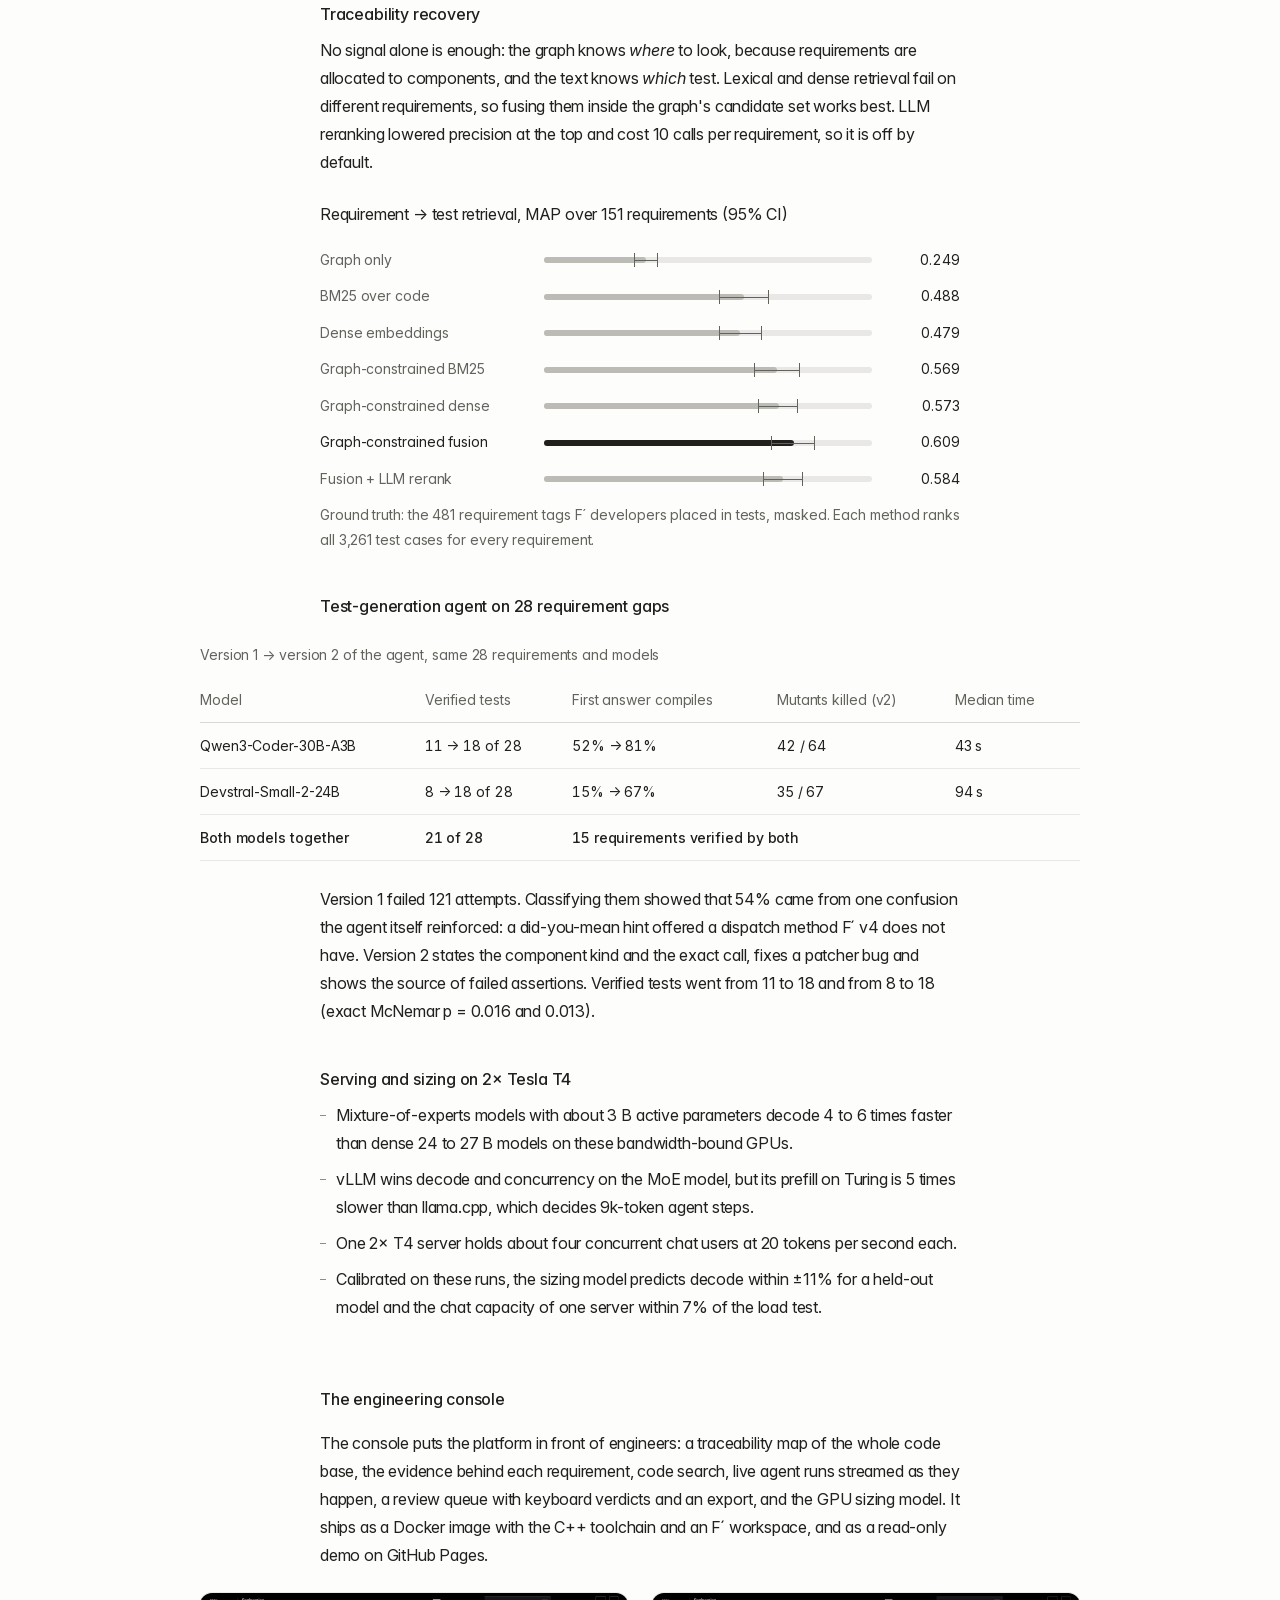
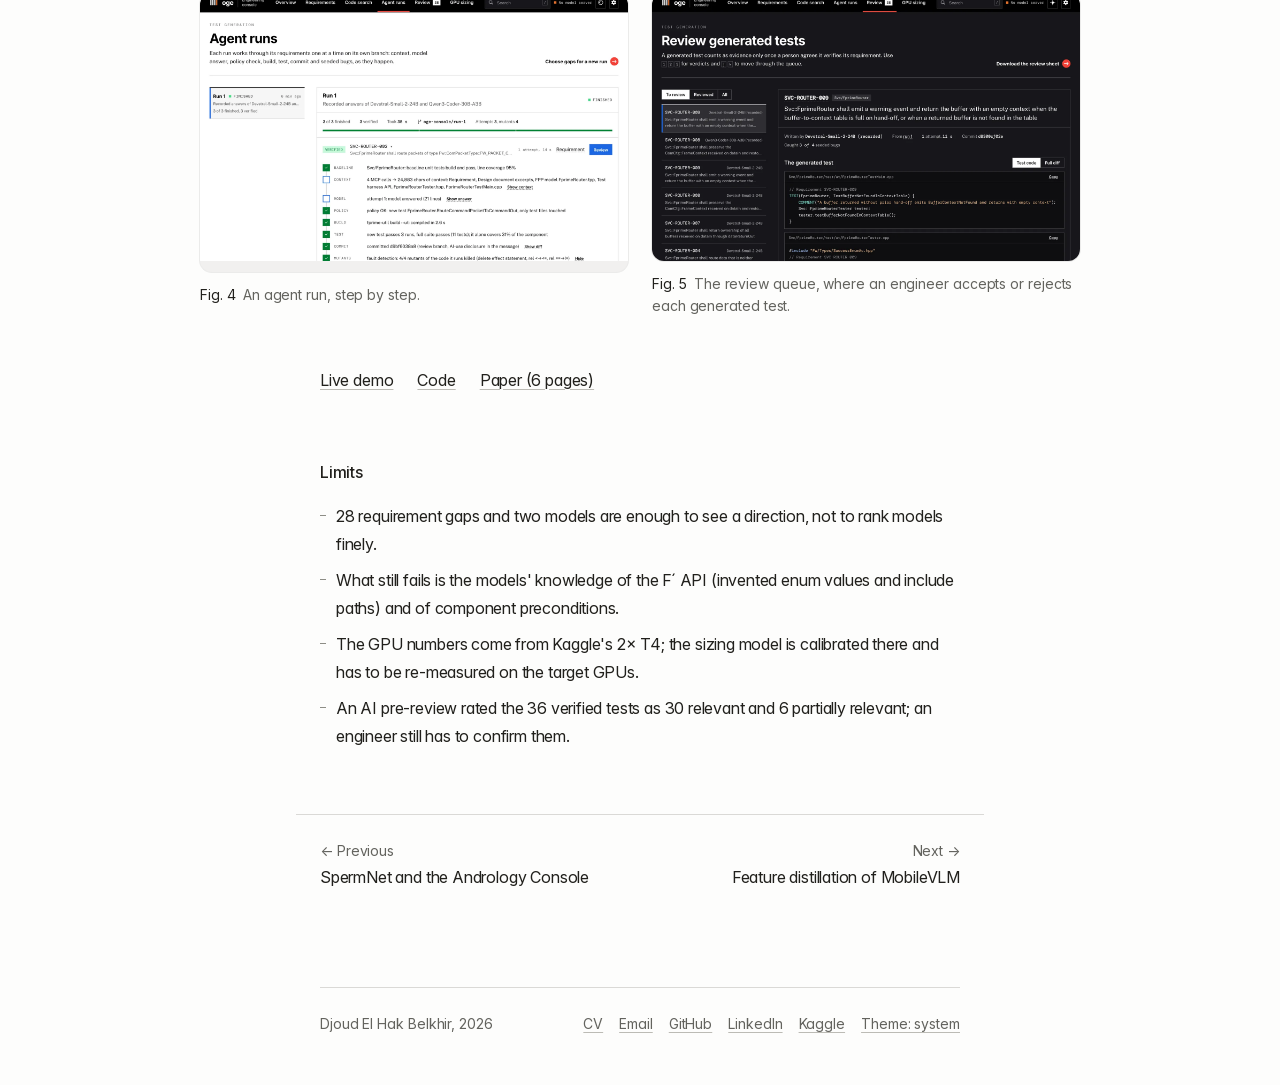
<file: projects/oge.html>
<!doctype html>
<html lang="en">
<head>
<meta charset="utf-8">
<meta name="viewport" content="width=device-width, initial-scale=1">
<title>On-premise GenAI platform, Djoud El Hak Belkhir</title>
<meta name="description" content="An on-premise GenAI platform for embedded software teams, built and measured on NASA&#x27;s F´ flight framework.">
<meta name="author" content="Djoud El Hak Belkhir">
<link rel="canonical" href="https://djihad-elhak.github.io/projects/oge.html">
<meta property="og:title" content="On-premise GenAI platform, Djoud El Hak Belkhir">
<meta property="og:description" content="An on-premise GenAI platform for embedded software teams, built and measured on NASA&#x27;s F´ flight framework.">
<meta property="og:type" content="website">
<meta property="og:url" content="https://djihad-elhak.github.io/projects/oge.html">
<meta property="og:image" content="https://djihad-elhak.github.io/og.jpg">
<meta property="og:image:width" content="1200">
<meta property="og:image:height" content="630">
<meta name="twitter:card" content="summary_large_image">
<meta name="color-scheme" content="light dark">
<meta name="theme-color" content="#fdfdfc" media="(prefers-color-scheme: light)">
<meta name="theme-color" content="#111110" media="(prefers-color-scheme: dark)">
<link rel="icon" href="../favicon.svg" type="image/svg+xml">
<link rel="preload" href="../fonts/inter-var.woff2" as="font" type="font/woff2" crossorigin>
<script>try{var t=localStorage.getItem("theme");if(t==="dark"||t==="light")document.documentElement.setAttribute("data-theme",t)}catch(e){}</script>
<link rel="stylesheet" href="../style.css">
</head>
<body>
<a class="skip" href="#main">Skip to content</a>
<main id="main">
<header class="page-head wrap">
  <a class="back" href="../"><span aria-hidden="true">←</span> Djoud El Hak Belkhir</a>
  <div class="title-row"><h1>On-premise GenAI platform for flight software</h1></div>
  <p class="standfirst">A platform an embedded software team can run on its own GPUs: a knowledge graph of the code and its requirements served over MCP, an agent that writes requirement-tagged unit tests and proves them, a GPU sizing model calibrated on measured runs, and a web console.</p>
  <dl class="factsheet">
  <div><dt>Context</dt><dd>Personal research project</dd></div>
  <div><dt>Period</dt><dd>2026</dd></div>
  <div><dt>Output</dt><dd>Code, <a href="https://djihad-elhak.github.io/onprem-genai-embedded/">live demo</a>, 6-page paper</dd></div>
  <div><dt>Stack</dt><dd>Python, LangGraph, MCP, llama.cpp, vLLM, Neo4j, Docker, Jenkins, GitHub Actions</dd></div>
</dl>
</header>

<div class="wrap">
<figure class="plate hero-figure">
  <a href="../img/oge-overview.webp"><img src="../img/oge-overview.webp" width="1600" height="1000" alt="Console overview: counts of requirements cited by a test, generated, without evidence and verified otherwise, and a grid of requirements by component."></a>
  <figcaption><span class="fig">Fig. 1</span> The engineering console, overview page. <a href="https://djihad-elhak.github.io/onprem-genai-embedded/">Open the live demo</a>.</figcaption>
</figure>
</div>

<section class="chapter wrap" aria-labelledby="c01">
  <div class="section-head">
    <h2 id="c01">The problem</h2>
  </div>
  <div class="chapter-body">

<p>Embedded software teams working on sensitive code often cannot send it to a cloud model. They need assistants that run on their own GPUs, and they need to know three things before buying them: how many GPUs a team needs, whether the models are any good on embedded C, and whether an agent can do useful, checkable work on their code base.</p>
<p>I built and measured such a platform on NASA's F<span class="fp">´</span> flight software framework (v4.4.1), a real code base with design documents, 560 requirements and unit tests that cite requirement IDs. The question I chose for the agent was narrow and verifiable: <em>for a requirement with no test, write one that proves it.</em></p>
<p class="pull">The model only writes test code. Everything else, from context retrieval to the build, the test run, mutation testing and the commit, is deterministic and policy-checked.</p>

  </div>
</section>
<section class="chapter wrap" aria-labelledby="c02">
  <div class="section-head">
    <h2 id="c02">Architecture</h2>
  </div>
  <div class="chapter-body">

<figure class="diagram" style="--w: 1140px">
  <div class="scroll" tabindex="0" role="region" aria-label="Architecture of the on-premise platform, scrolls sideways on small screens">
    <svg width="1140" height="372" viewBox="0 0 1140 372" role="img" aria-labelledby="dg5-t">
      <title id="dg5-t">Architecture of the on-premise platform</title>
      <defs><marker id="dg5-a" viewBox="0 0 8 8" refX="7" refY="4" markerWidth="7" markerHeight="7" orient="auto-start-reverse"><path class="dg-arrow" d="M0,0 L8,4 L0,8 z"/></marker><marker id="dg5-am" viewBox="0 0 8 8" refX="7" refY="4" markerWidth="7" markerHeight="7" orient="auto-start-reverse"><path class="dg-arrow mark" d="M0,0 L8,4 L0,8 z"/></marker></defs>
      <rect class="dg-group" x="8" y="24" width="224" height="252" rx="3"/><text class="dg-g" x="16" y="18">clients</text>
<rect class="dg-box" x="22" y="44" width="196" height="56" rx="2"/>
<text class="dg-t" x="32" y="64">IDE assistant</text>
<text class="dg-s" x="32" y="81">Continue</text>
<rect class="dg-box" x="22" y="114" width="196" height="56" rx="2"/>
<text class="dg-t" x="32" y="134">CLI assistant</text>
<text class="dg-s" x="32" y="151">Aider</text>
<rect class="dg-box mark" x="22" y="184" width="196" height="70" rx="2"/>
<text class="dg-t" x="32" y="204">Test-generation agent</text>
<text class="dg-s" x="32" y="221">LangGraph</text>
<rect class="dg-box soft" x="22" y="300" width="196" height="56" rx="2"/>
<text class="dg-t" x="32" y="320">Review branch</text>
<text class="dg-s" x="32" y="337">one git branch per run</text>
<rect class="dg-group" x="262" y="24" width="560" height="330" rx="3"/><text class="dg-g" x="270" y="18">on-prem platform · internal network, egress blocked</text>
<rect class="dg-box" x="290" y="50" width="240" height="70" rx="2"/>
<text class="dg-t" x="300" y="70">LLM server</text>
<text class="dg-s" x="300" y="87">llama.cpp or vLLM</text>
<text class="dg-s" x="300" y="101">OpenAI-compatible API</text>
<rect class="dg-box dark" x="290" y="150" width="240" height="90" rx="2"/>
<text class="dg-t on-dark" x="300" y="170">Knowledge MCP server</text>
<text class="dg-s on-dark-s" x="300" y="187">search, get_symbol, callers,</text>
<text class="dg-s on-dark-s" x="300" y="201">trace_requirement,</text>
<text class="dg-s on-dark-s" x="300" y="215">coverage_gaps</text>
<rect class="dg-box" x="570" y="50" width="230" height="60" rx="2"/>
<text class="dg-t" x="580" y="70">Embedding server</text>
<text class="dg-s" x="580" y="87">Qwen3-Embedding</text>
<rect class="dg-box soft" x="570" y="262" width="230" height="54" rx="2"/>
<text class="dg-t" x="580" y="282">Neo4j</text>
<text class="dg-s" x="580" y="299">optional graph store</text>
<rect class="dg-box" x="290" y="262" width="240" height="76" rx="2"/>
<text class="dg-t" x="300" y="282">Jenkins + MCP Server plugin</text>
<text class="dg-s" x="300" y="299">F´ unit-test pipeline</text>
<text class="dg-s" x="300" y="313">least-privilege account</text>
<rect class="dg-box" x="880" y="44" width="250" height="70" rx="2"/>
<text class="dg-t" x="890" y="64">F´ sources</text>
<text class="dg-s" x="890" y="81">code · tests · design documents</text>
<rect class="dg-box" x="880" y="160" width="250" height="80" rx="2"/>
<text class="dg-t" x="890" y="180">Graph snapshot</text>
<text class="dg-s" x="890" y="197">1,250 files · 5,499 functions</text>
<text class="dg-s" x="890" y="211">3,261 tests · 560 requirements</text>
<polyline class="dg-e" points="233,85 289,85" marker-end="url(#dg5-a)"/>
<text class="dg-l" x="261" y="77" text-anchor="middle">OpenAI API</text>
<polyline class="dg-e" points="233,195 289,195" marker-end="url(#dg5-a)"/>
<text class="dg-l" x="261" y="187" text-anchor="middle">MCP</text>
<polyline class="dg-e" points="219,228 250,228 250,300 289,300" marker-end="url(#dg5-a)"/>
<text class="dg-l" x="254" y="290" text-anchor="start">MCP</text>
<polyline class="dg-e" points="120,255 120,299" marker-end="url(#dg5-a)"/>
<polyline class="dg-e" points="1005,115 1005,159" marker-end="url(#dg5-a)"/>
<text class="dg-l" x="1015" y="141" text-anchor="start">ingest (tree-sitter)</text>
<polyline class="dg-e" points="879,200 531,200" marker-end="url(#dg5-a)"/>
<text class="dg-l" x="705" y="192" text-anchor="middle">snapshot</text>
<polyline class="dg-e" points="531,165 550,165 550,80 569,80" marker-end="url(#dg5-a)"/>
<polyline class="dg-e dash" points="531,225 550,225 550,289 569,289" marker-end="url(#dg5-a)"/>
<polyline class="dg-e" points="531,330 850,330 850,79 879,79" marker-end="url(#dg5-a)"/>
<text class="dg-l" x="690" y="346" text-anchor="middle">runs the unit tests</text>
    </svg>
  </div>
  <figcaption><span class="fig">Fig. 2</span> The platform. Assistants and the agent talk to one LLM server over an OpenAI-compatible API and to the knowledge server over MCP. A compose overlay puts everything on an internal Docker network, and a smoke test fails if any outbound connection succeeds.</figcaption>
</figure>
<ul class="ticks">
  <li><b>Knowledge:</b> tree-sitter ingestion of code, unit tests, requirement tables and design documents into a typed graph (1,250 source files, 206,656 lines, 21,681 resolved call edges, including F<span class="fp">´</span>'s autocoder conventions), built in about 3&nbsp;s on a laptop CPU.</li>
  <li><b>Retrieval:</b> hybrid BM25, dense and graph retrieval served over the Model Context Protocol, so any MCP client can use it.</li>
  <li><b>Serving:</b> llama.cpp and vLLM profiles in Docker Compose, API keys, ports bound to localhost.</li>
  <li><b>Sizing:</b> GPU memory (weights, KV cache, linear-attention state) and roofline throughput including mixture-of-experts traffic; every datasheet value carries its source, and unknown values are refused, not guessed.</li>
  <li><b>Evaluation:</b> 27 purpose-written embedded C tasks scored by execution: strict compile, hidden tests, sanitizers, coverage, mutation testing.</li>
  <li><b>Engineering:</b> uv, ruff, pyright, pytest with contract tests shared by the in-memory and Neo4j stores, and GitHub Actions running F<span class="fp">´</span>, Neo4j, the air-gapped smoke test and Jenkins over MCP.</li>
</ul>
<figure class="diagram" style="--w: 1140px">
  <div class="scroll" tabindex="0" role="region" aria-label="The test-generation agent, one requirement at a time, scrolls sideways on small screens">
    <svg width="1140" height="232" viewBox="0 0 1140 232" role="img" aria-labelledby="dg6-t">
      <title id="dg6-t">The test-generation agent, one requirement at a time</title>
      <defs><marker id="dg6-a" viewBox="0 0 8 8" refX="7" refY="4" markerWidth="7" markerHeight="7" orient="auto-start-reverse"><path class="dg-arrow" d="M0,0 L8,4 L0,8 z"/></marker><marker id="dg6-am" viewBox="0 0 8 8" refX="7" refY="4" markerWidth="7" markerHeight="7" orient="auto-start-reverse"><path class="dg-arrow mark" d="M0,0 L8,4 L0,8 z"/></marker></defs>
      <rect class="dg-box" x="10" y="50" width="125" height="96" rx="2"/>
<text class="dg-k" x="20" y="66">1</text>
<text class="dg-t" x="20" y="84">Gap</text>
<text class="dg-s" x="20" y="101">requirement</text>
<text class="dg-s" x="20" y="115">without a test</text>
<rect class="dg-box" x="150" y="50" width="125" height="96" rx="2"/>
<text class="dg-k" x="160" y="66">2</text>
<text class="dg-t" x="160" y="84">Context</text>
<text class="dg-s" x="160" y="101">over MCP: code,</text>
<text class="dg-s" x="160" y="115">design, tests</text>
<polyline class="dg-e" points="136,98.0 149,98.0" marker-end="url(#dg6-a)"/>
<rect class="dg-box mark" x="290" y="50" width="125" height="96" rx="2"/>
<text class="dg-k" x="300" y="66">3</text>
<text class="dg-t" x="300" y="84">Model</text>
<text class="dg-s" x="300" y="101">writes the</text>
<text class="dg-s" x="300" y="115">test only</text>
<polyline class="dg-e" points="276,98.0 289,98.0" marker-end="url(#dg6-a)"/>
<rect class="dg-box" x="430" y="50" width="125" height="96" rx="2"/>
<text class="dg-k" x="440" y="66">4</text>
<text class="dg-t" x="440" y="84">Policy</text>
<text class="dg-s" x="440" y="101">only test files</text>
<text class="dg-s" x="440" y="115">may change</text>
<polyline class="dg-e" points="416,98.0 429,98.0" marker-end="url(#dg6-a)"/>
<rect class="dg-box" x="570" y="50" width="125" height="96" rx="2"/>
<text class="dg-k" x="580" y="66">5</text>
<text class="dg-t" x="580" y="84">Build</text>
<text class="dg-s" x="580" y="101">F´ unit-test</text>
<text class="dg-s" x="580" y="115">build</text>
<polyline class="dg-e" points="556,98.0 569,98.0" marker-end="url(#dg6-a)"/>
<rect class="dg-box" x="710" y="50" width="125" height="96" rx="2"/>
<text class="dg-k" x="720" y="66">6</text>
<text class="dg-t" x="720" y="84">Test</text>
<text class="dg-s" x="720" y="101">run 3×, then</text>
<text class="dg-s" x="720" y="115">the full suite</text>
<polyline class="dg-e" points="696,98.0 709,98.0" marker-end="url(#dg6-a)"/>
<rect class="dg-box" x="850" y="50" width="125" height="96" rx="2"/>
<text class="dg-k" x="860" y="66">7</text>
<text class="dg-t" x="860" y="84">Mutants</text>
<text class="dg-s" x="860" y="101">seeded bugs</text>
<text class="dg-s" x="860" y="115">must fail it</text>
<polyline class="dg-e" points="836,98.0 849,98.0" marker-end="url(#dg6-a)"/>
<rect class="dg-box dark" x="990" y="50" width="125" height="96" rx="2"/>
<text class="dg-k" x="1000" y="66">8</text>
<text class="dg-t on-dark" x="1000" y="84">Commit</text>
<text class="dg-s on-dark-s" x="1000" y="101">review branch,</text>
<text class="dg-s on-dark-s" x="1000" y="115">AI disclosure</text>
<polyline class="dg-e" points="976,98.0 989,98.0" marker-end="url(#dg6-a)"/>
<polyline class="dg-e mark" points="772,147 772,190 352,190 352,147" marker-end="url(#dg6-am)"/>
<text class="dg-l" x="562.0" y="210" text-anchor="middle">repair from compiler and test output, bounded attempts</text>
    </svg>
  </div>
  <figcaption><span class="fig">Fig. 3</span> The agent loop. A test counts as evidence only after the build, three passing runs, the full suite and the mutation check, and then only once an engineer accepts it in the review queue.</figcaption>
</figure>

  </div>
</section>
<section class="chapter wrap" aria-labelledby="c03">
  <div class="section-head">
    <h2 id="c03">Results</h2>
  </div>
  <div class="chapter-body">

<h3>Traceability recovery</h3>
<p>No signal alone is enough: the graph knows <em>where</em> to look, because requirements are allocated to components, and the text knows <em>which</em> test. Lexical and dense retrieval fail on different requirements, so fusing them inside the graph's candidate set works best. LLM reranking lowered precision at the top and cost 10 calls per requirement, so it is off by default.</p>
<div class="bars" role="group" aria-label="Requirement → test retrieval, MAP over 151 requirements (95% CI)">
<p class="bars-title">Requirement → test retrieval, MAP over 151 requirements (95% CI)</p>
<div class="row"><span>Graph only</span><span class="track" aria-hidden="true"><span class="fill" style="width:31.1%"></span><span class="ci" style="left:27.5%;width:7.3%"></span></span><span class="val">0.249</span></div>
<div class="row"><span>BM25 over code</span><span class="track" aria-hidden="true"><span class="fill" style="width:61.0%"></span><span class="ci" style="left:53.4%;width:15.1%"></span></span><span class="val">0.488</span></div>
<div class="row"><span>Dense embeddings</span><span class="track" aria-hidden="true"><span class="fill" style="width:59.9%"></span><span class="ci" style="left:53.5%;width:12.9%"></span></span><span class="val">0.479</span></div>
<div class="row"><span>Graph-constrained BM25</span><span class="track" aria-hidden="true"><span class="fill" style="width:71.1%"></span><span class="ci" style="left:64.1%;width:14.1%"></span></span><span class="val">0.569</span></div>
<div class="row"><span>Graph-constrained dense</span><span class="track" aria-hidden="true"><span class="fill" style="width:71.6%"></span><span class="ci" style="left:65.1%;width:12.2%"></span></span><span class="val">0.573</span></div>
<div class="row hl"><span>Graph-constrained fusion</span><span class="track" aria-hidden="true"><span class="fill" style="width:76.1%"></span><span class="ci" style="left:69.1%;width:13.4%"></span></span><span class="val">0.609</span></div>
<div class="row"><span>Fusion + LLM rerank</span><span class="track" aria-hidden="true"><span class="fill" style="width:73.0%"></span><span class="ci" style="left:66.9%;width:12.2%"></span></span><span class="val">0.584</span></div>
<p class="note">Ground truth: the 481 requirement tags F<span class="fp">´</span> developers placed in tests, masked. Each method ranks all 3,261 test cases for every requirement.</p>
</div>
<h3>Test-generation agent on 28 requirement gaps</h3>
<div class="table-scroll" tabindex="0"><table class="results wide">
<caption>Version 1 → version 2 of the agent, same 28 requirements and models</caption>
<thead><tr><th scope="col">Model</th><th scope="col">Verified tests</th><th scope="col">First answer compiles</th><th scope="col">Mutants killed (v2)</th><th scope="col">Median time</th></tr></thead>
<tbody>
<tr><th scope="row">Qwen3-Coder-30B-A3B</th><td>11 → 18 of 28</td><td>52% → 81%</td><td>42 / 64</td><td>43&nbsp;s</td></tr>
<tr><th scope="row">Devstral-Small-2-24B</th><td>8 → 18 of 28</td><td>15% → 67%</td><td>35 / 67</td><td>94&nbsp;s</td></tr>
<tr class="hl"><th scope="row">Both models together</th><td>21 of 28</td><td colspan="3">15 requirements verified by both</td></tr>
</tbody></table></div>
<p>Version 1 failed 121 attempts. Classifying them showed that 54% came from one confusion the agent itself reinforced: a did-you-mean hint offered a dispatch method F<span class="fp">´</span> v4 does not have. Version 2 states the component kind and the exact call, fixes a patcher bug and shows the source of failed assertions. Verified tests went from 11 to 18 and from 8 to 18 (exact McNemar p = 0.016 and 0.013).</p>
<h3>Serving and sizing on 2× Tesla T4</h3>
<ul class="ticks">
  <li>Mixture-of-experts models with about 3 B active parameters decode 4 to 6 times faster than dense 24 to 27 B models on these bandwidth-bound GPUs.</li>
  <li>vLLM wins decode and concurrency on the MoE model, but its prefill on Turing is 5 times slower than llama.cpp, which decides 9k-token agent steps.</li>
  <li>One 2× T4 server holds about four concurrent chat users at 20 tokens per second each.</li>
  <li>Calibrated on these runs, the sizing model predicts decode within ±11% for a held-out model and the chat capacity of one server within 7% of the load test.</li>
</ul>

  </div>
</section>
<section class="chapter wrap" aria-labelledby="c04">
  <div class="section-head">
    <h2 id="c04">The engineering console</h2>
  </div>
  <div class="chapter-body">

<p>The console puts the platform in front of engineers: a traceability map of the whole code base, the evidence behind each requirement, code search, live agent runs streamed as they happen, a review queue with keyboard verdicts and an export, and the GPU sizing model. It ships as a Docker image with the C++ toolchain and an F<span class="fp">´</span> workspace, and as a read-only demo on GitHub Pages.</p>
<div class="gallery">
<figure class="plate">
  <a href="../img/oge-run.webp"><img src="../img/oge-run.webp" width="1600" height="1000" loading="lazy" alt="Agent run page: each requirement goes through baseline, context, model, policy, build, test, commit and mutant steps."></a>
  <figcaption><span class="fig">Fig. 4</span> An agent run, step by step.</figcaption>
</figure>
<figure class="plate">
  <a href="../img/oge-review.webp"><img src="../img/oge-review.webp" width="1600" height="1000" loading="lazy" alt="Review page in the dark theme: queue of generated tests and the selected test&#x27;s code."></a>
  <figcaption><span class="fig">Fig. 5</span> The review queue, where an engineer accepts or rejects each generated test.</figcaption>
</figure>
</div>
<p class="links-row"><a href="https://djihad-elhak.github.io/onprem-genai-embedded/">Live demo</a><a href="https://github.com/djihad-elhak/onprem-genai-embedded">Code</a><a href="https://github.com/djihad-elhak/onprem-genai-embedded/blob/main/paper/main.pdf">Paper (6 pages)</a></p>

  </div>
</section>
<section class="chapter wrap" aria-labelledby="c05">
  <div class="section-head">
    <h2 id="c05">Limits</h2>
  </div>
  <div class="chapter-body">

<ul class="ticks">
  <li>28 requirement gaps and two models are enough to see a direction, not to rank models finely.</li>
  <li>What still fails is the models' knowledge of the F<span class="fp">´</span> API (invented enum values and include paths) and of component preconditions.</li>
  <li>The GPU numbers come from Kaggle's 2× T4; the sizing model is calibrated there and has to be re-measured on the target GPUs.</li>
  <li>An AI pre-review rated the 36 verified tests as 30 relevant and 6 partially relevant; an engineer still has to confirm them.</li>
</ul>

  </div>
</section>

<nav class="pager wrap" aria-label="Other projects"><a class="prev" href="spermnet.html"><span>← Previous</span><b>SpermNet and the Andrology Console</b></a><a class="next" href="kd-vlm.html"><span>Next →</span><b>Feature distillation of MobileVLM</b></a></nav>
</main>

<footer class="site-footer wrap">
  <div class="foot">
    <p>Djoud El Hak Belkhir, 2026</p>
    <ul>
      <li><a href="../cv.html">CV</a></li><li><a href="mailto:djoudelhak@gmail.com">Email</a></li>
      <li><a href="https://github.com/djihad-elhak" rel="me noopener">GitHub</a></li>
      <li><a href="https://www.linkedin.com/in/djoud-el-hak-belkhir-055977223/" rel="me noopener">LinkedIn</a></li>
      <li><a href="https://www.kaggle.com/djihadelhakbelkhir" rel="me noopener">Kaggle</a></li>
      <li><button class="theme-toggle" type="button">Theme: system</button></li>
    </ul>
  </div>
</footer>
<script src="../site.js" defer></script>

</body>
</html>
</file>
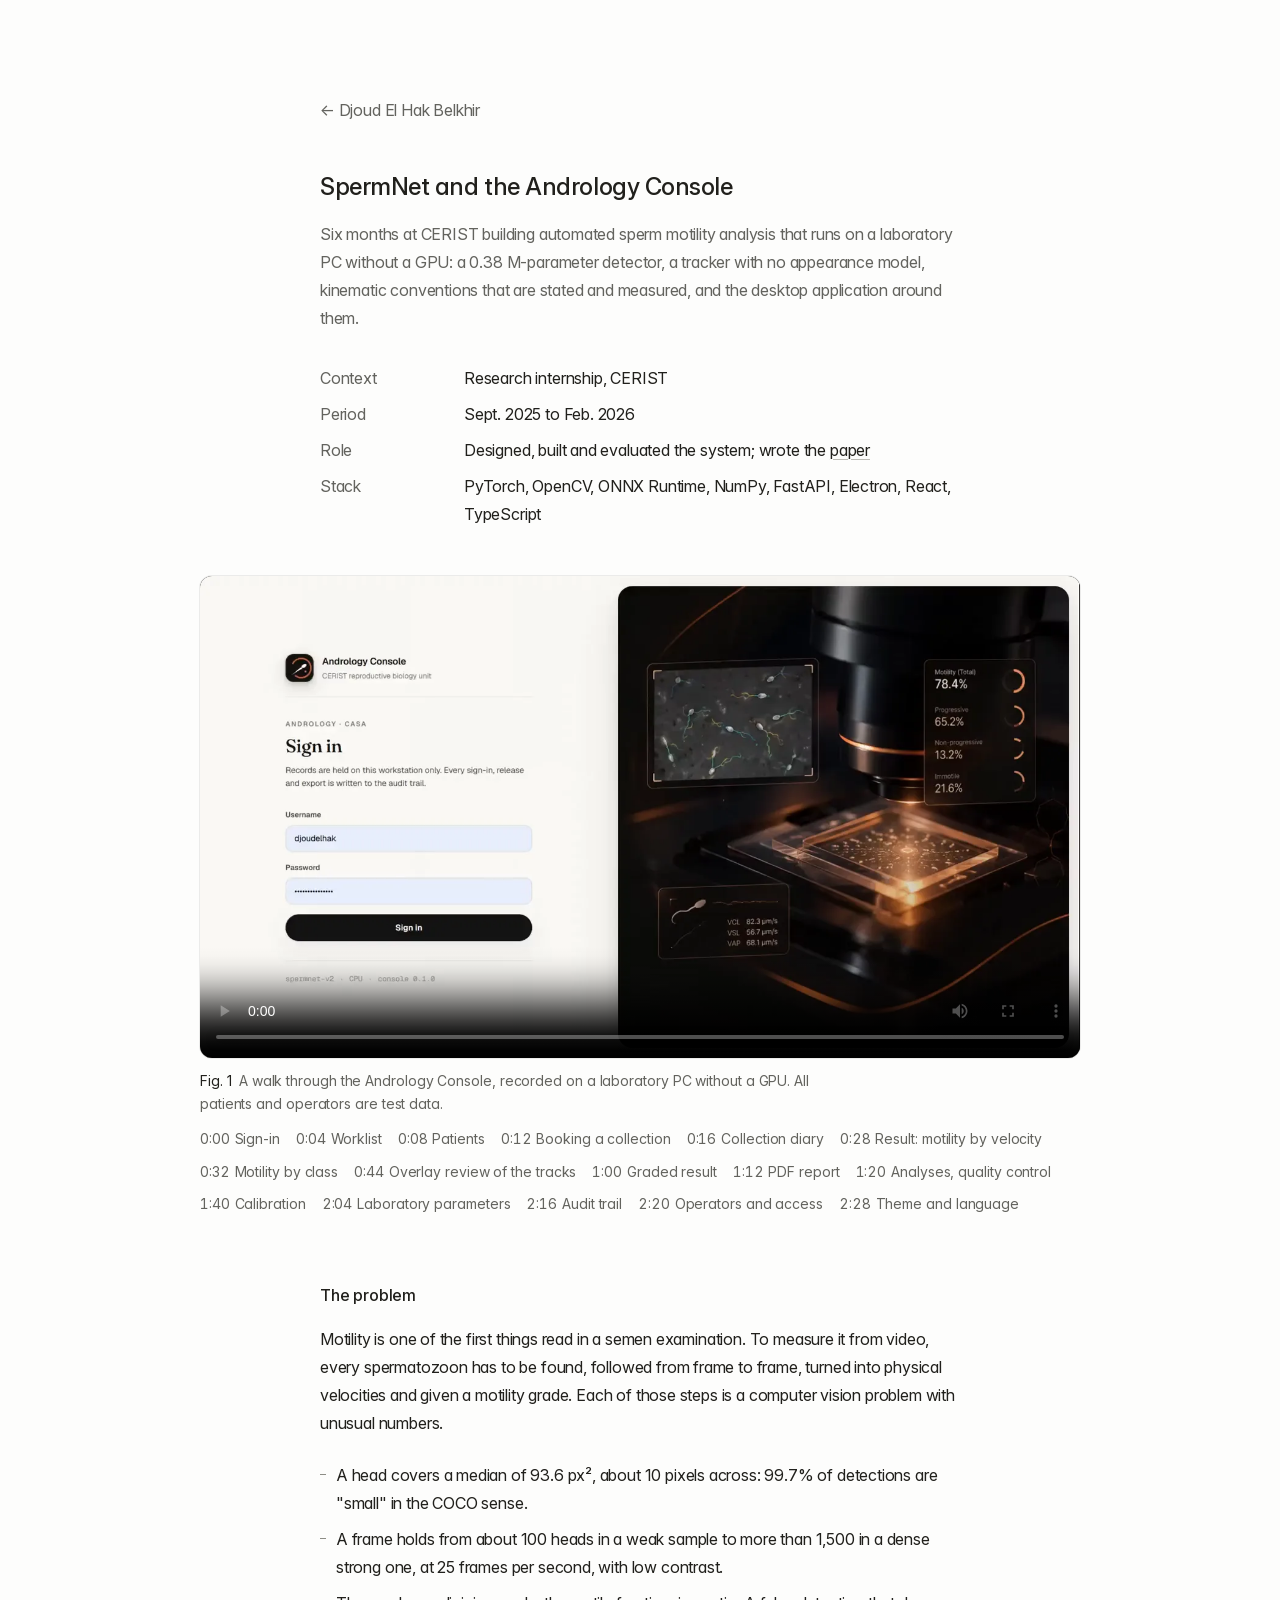
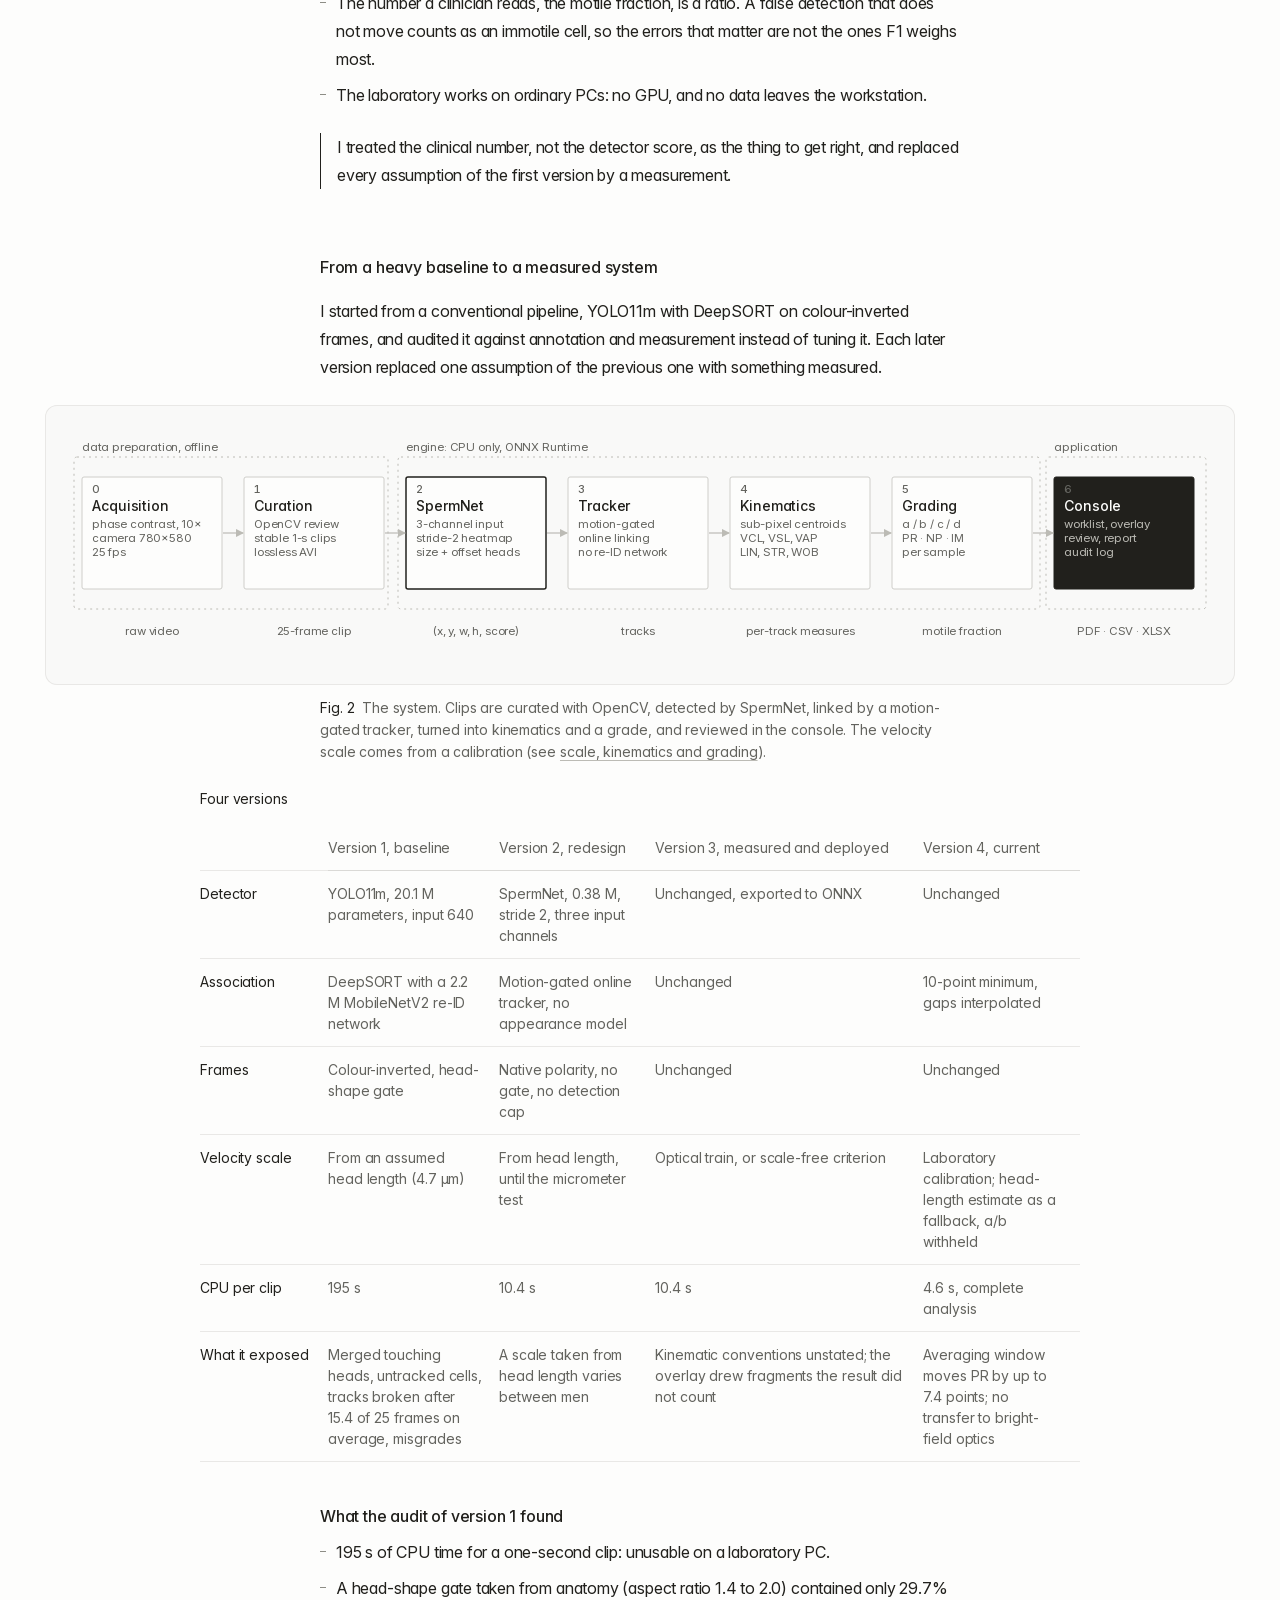
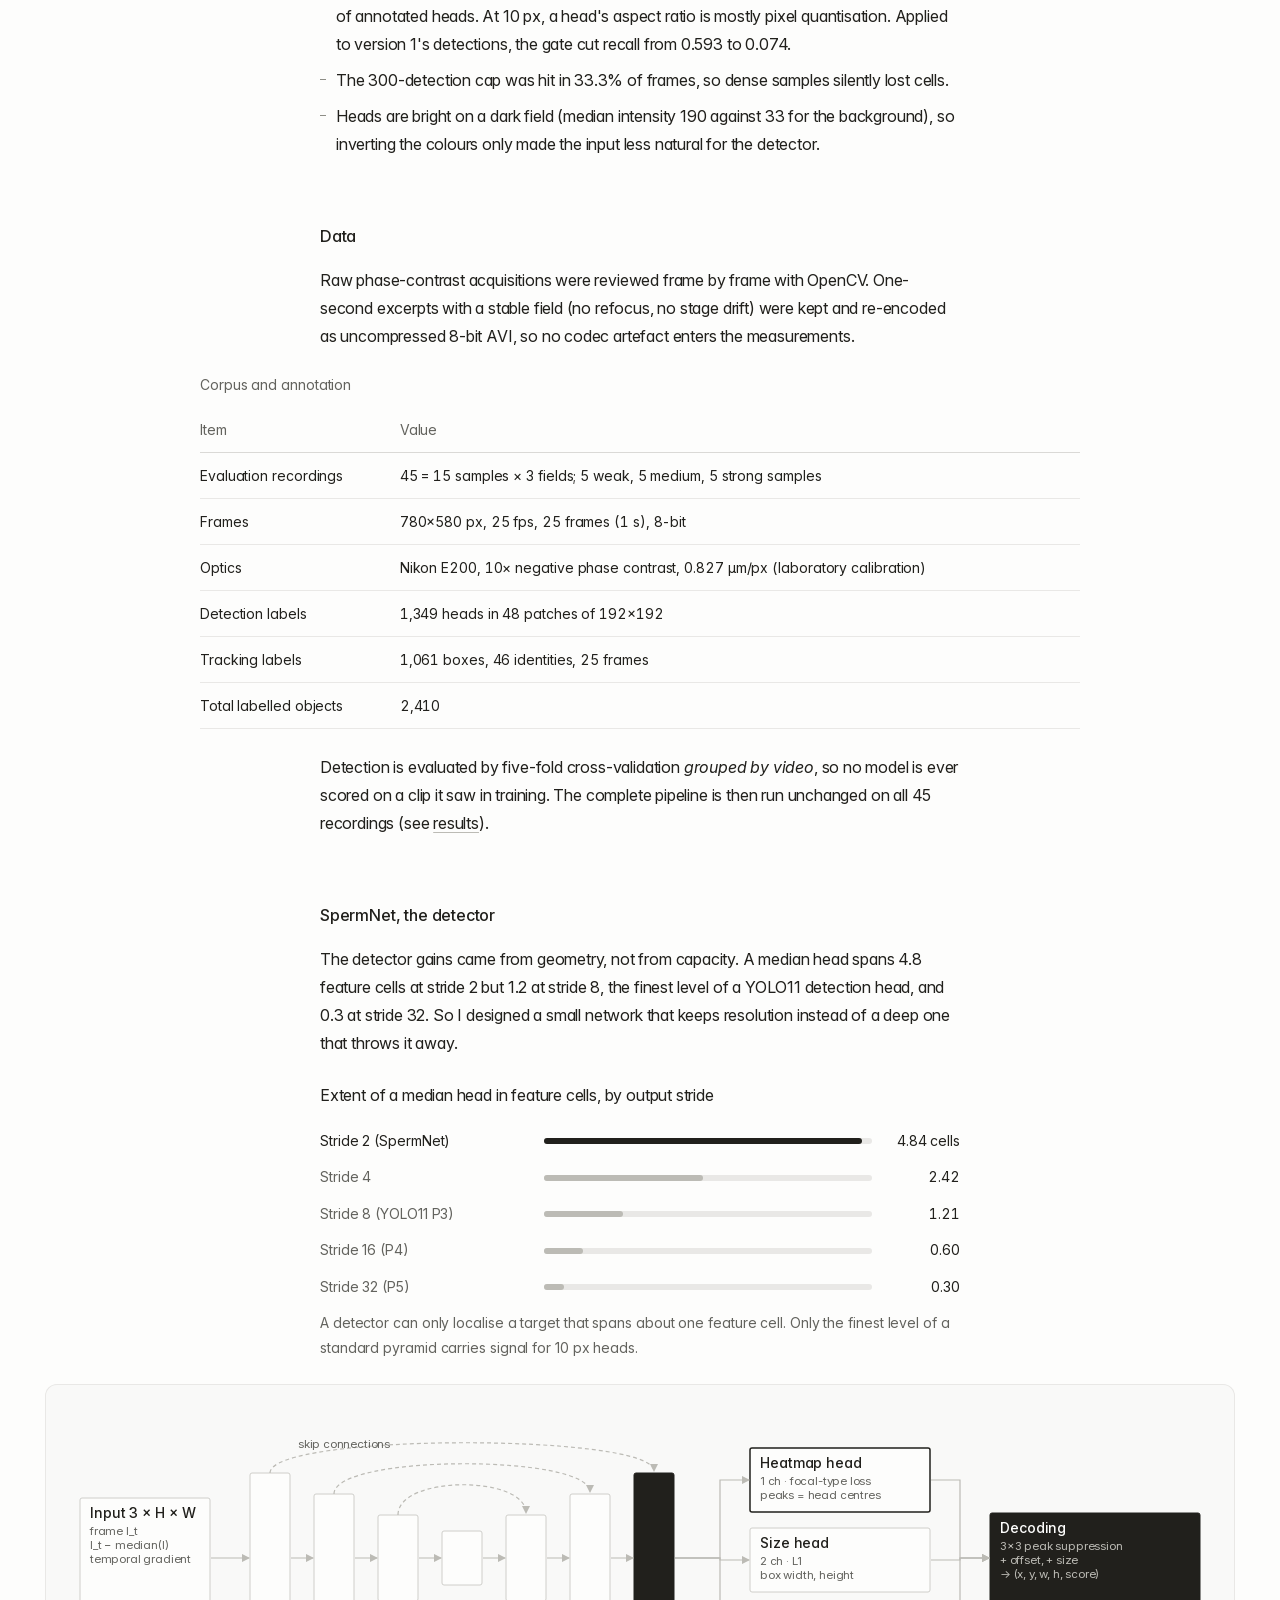
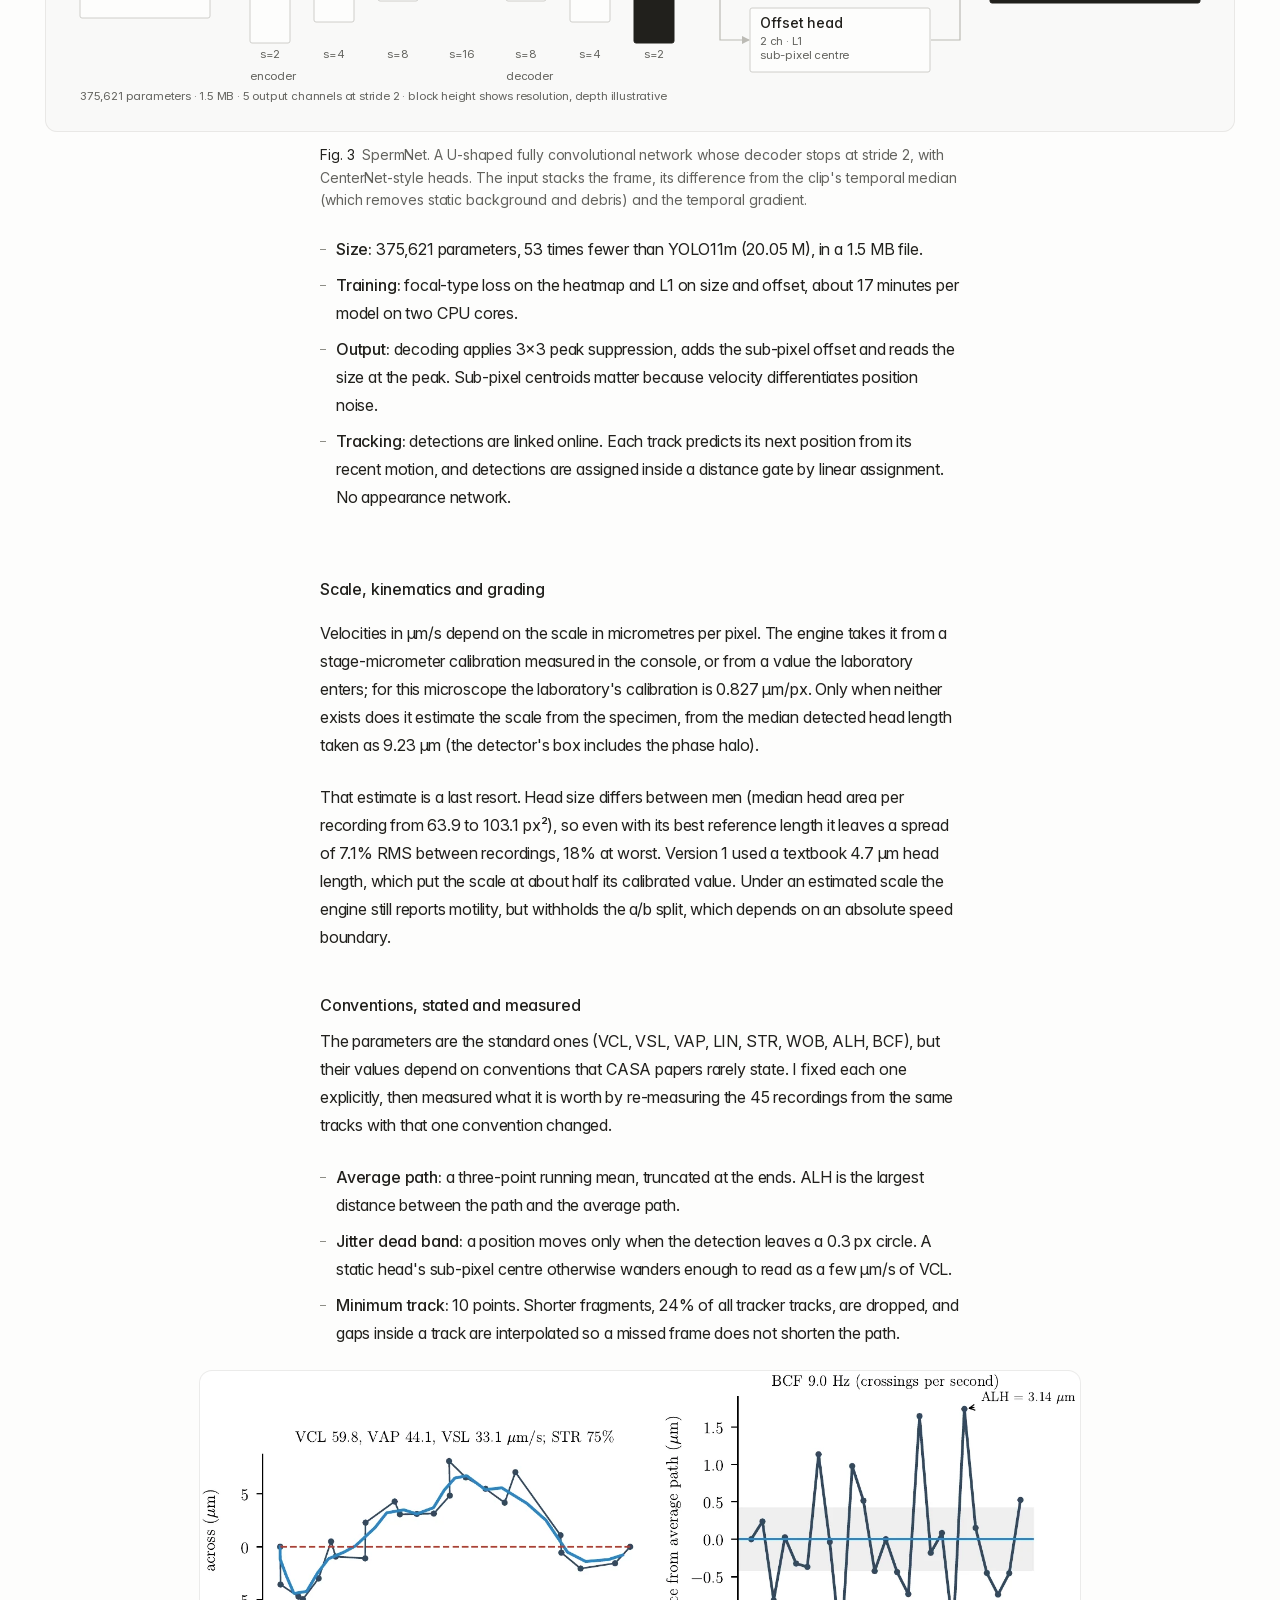
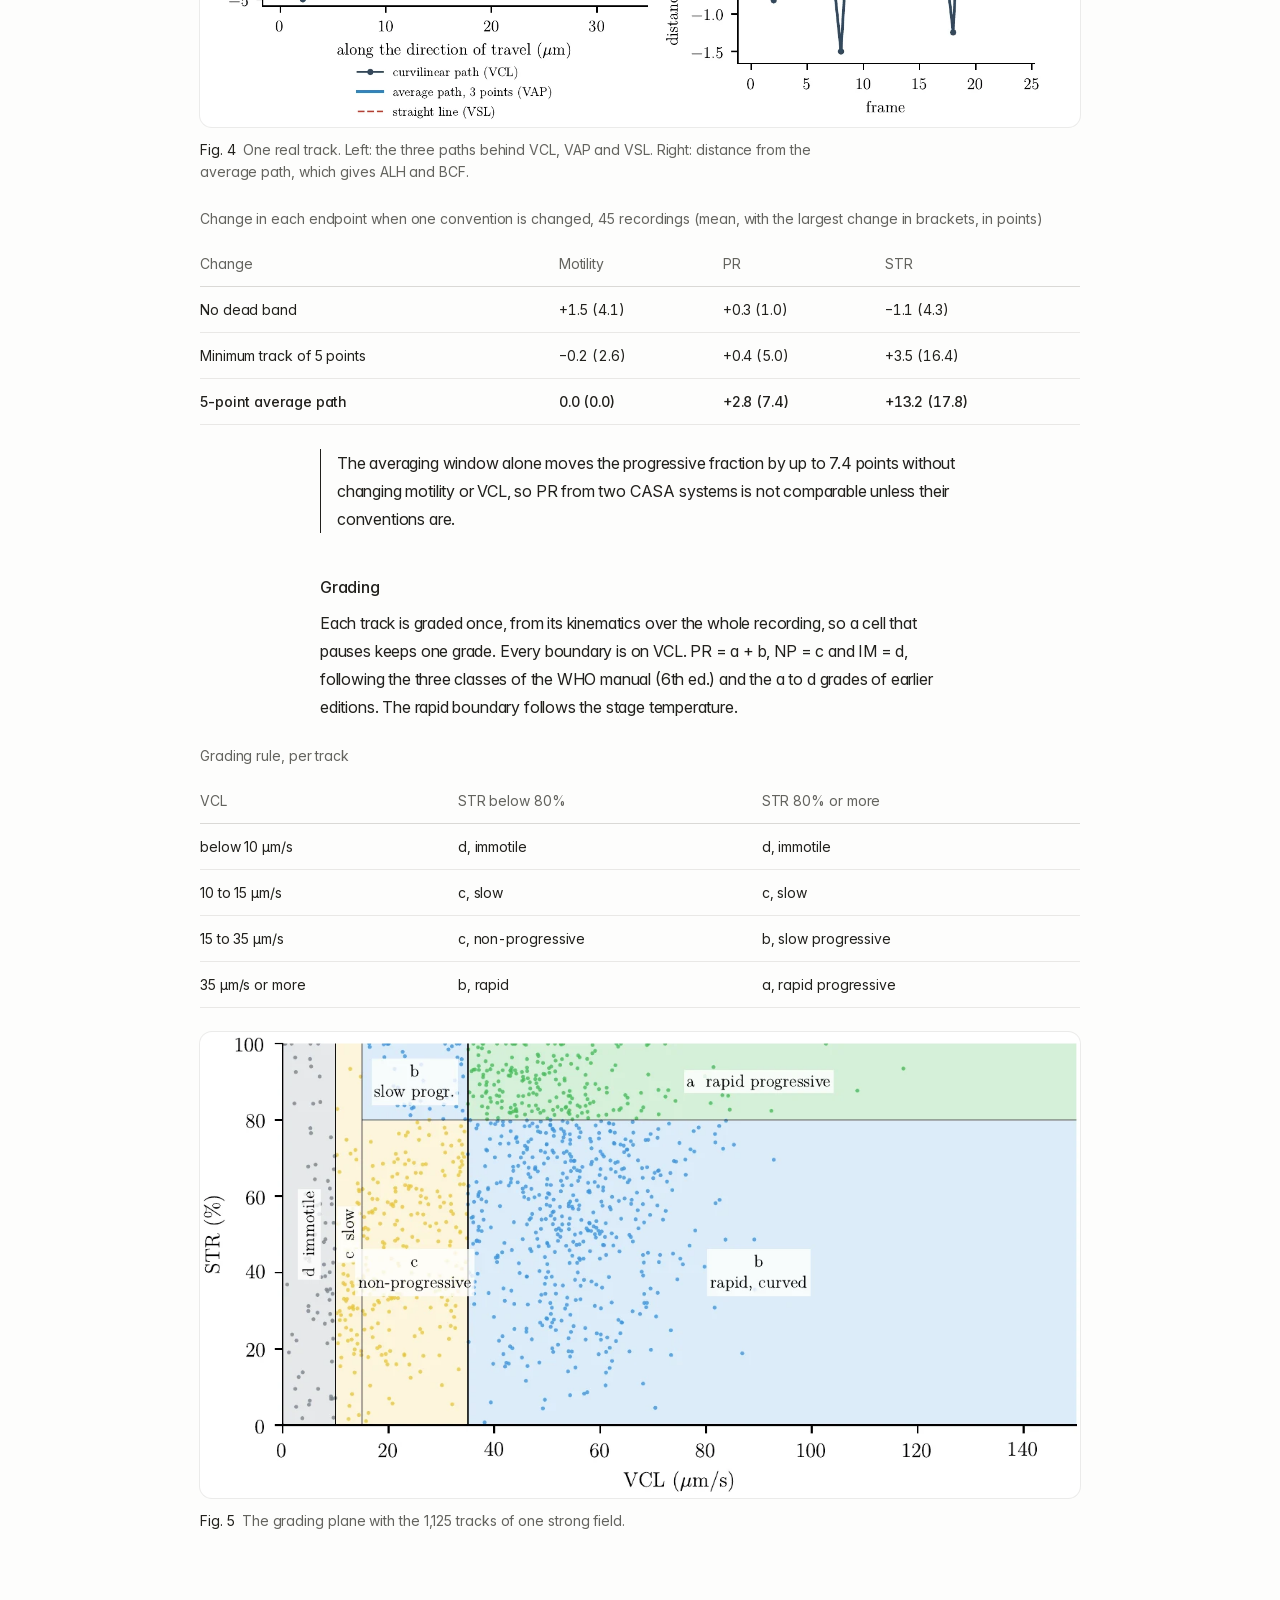
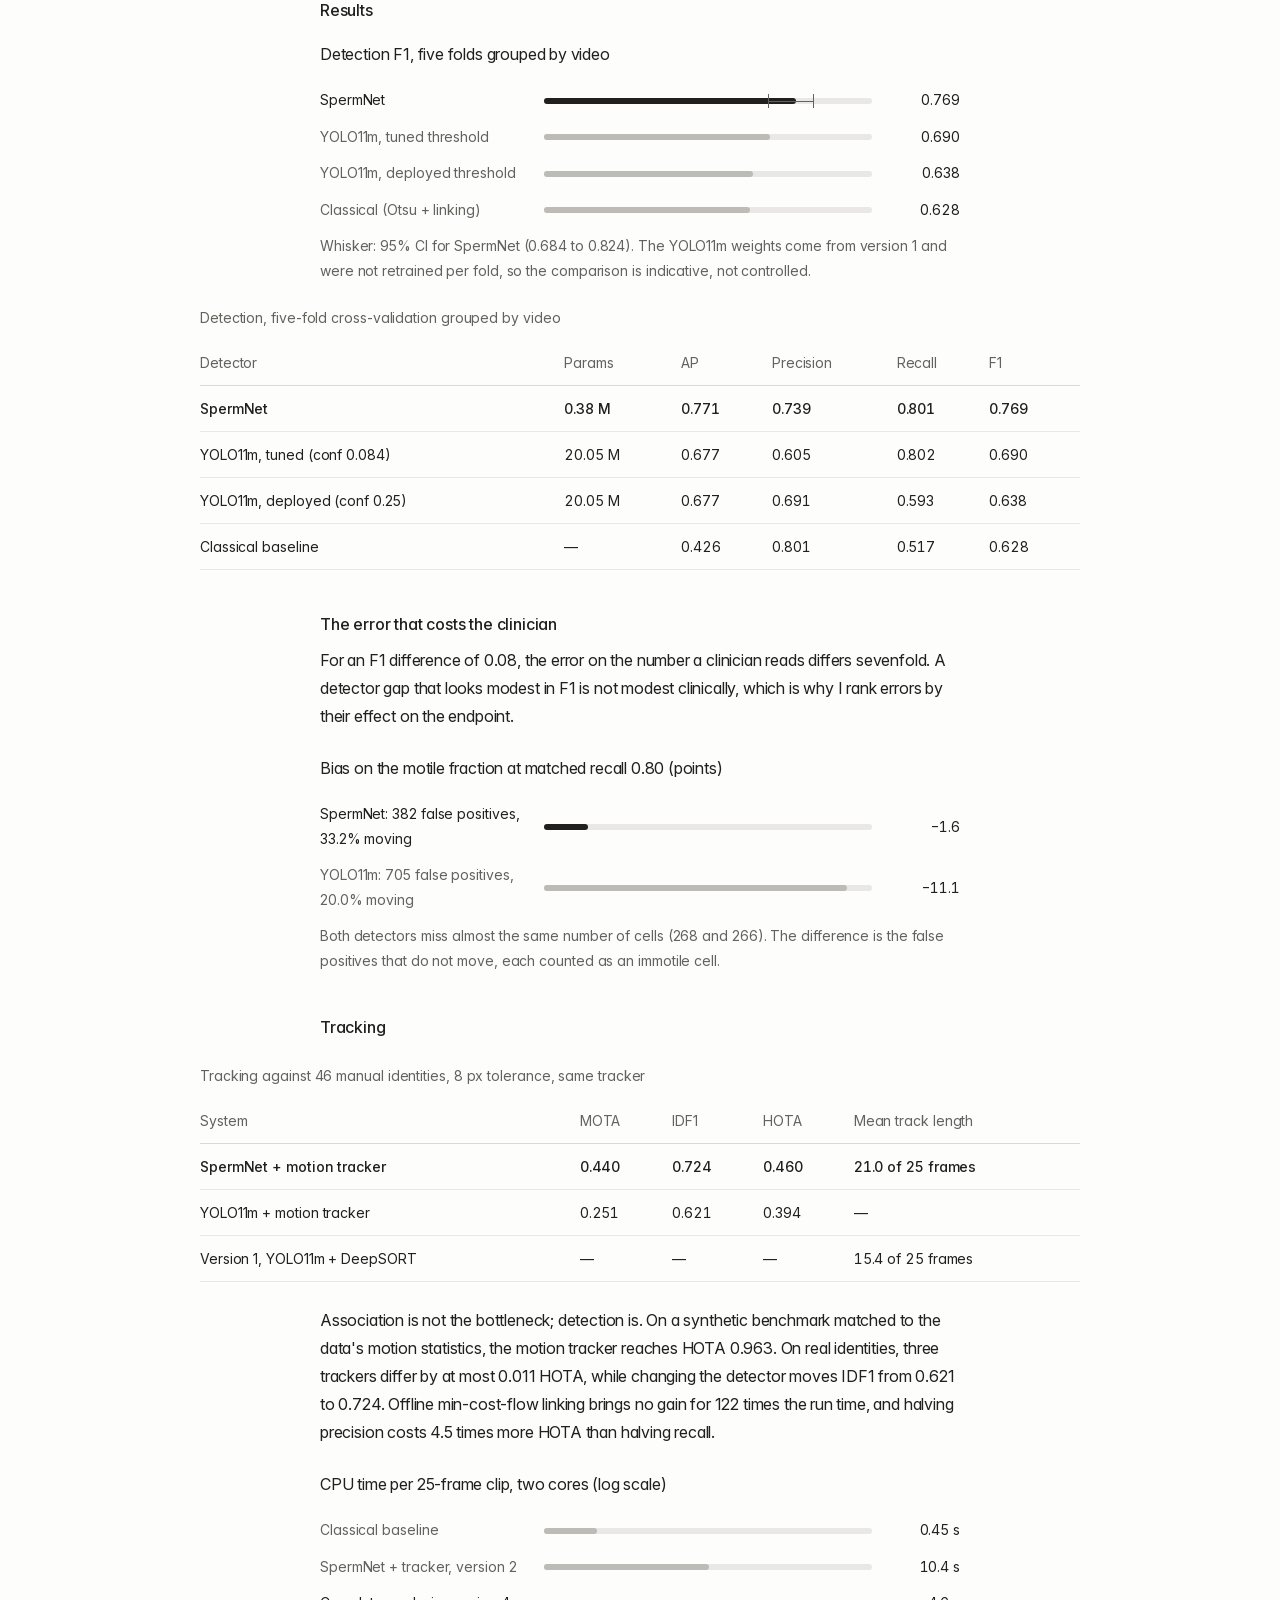
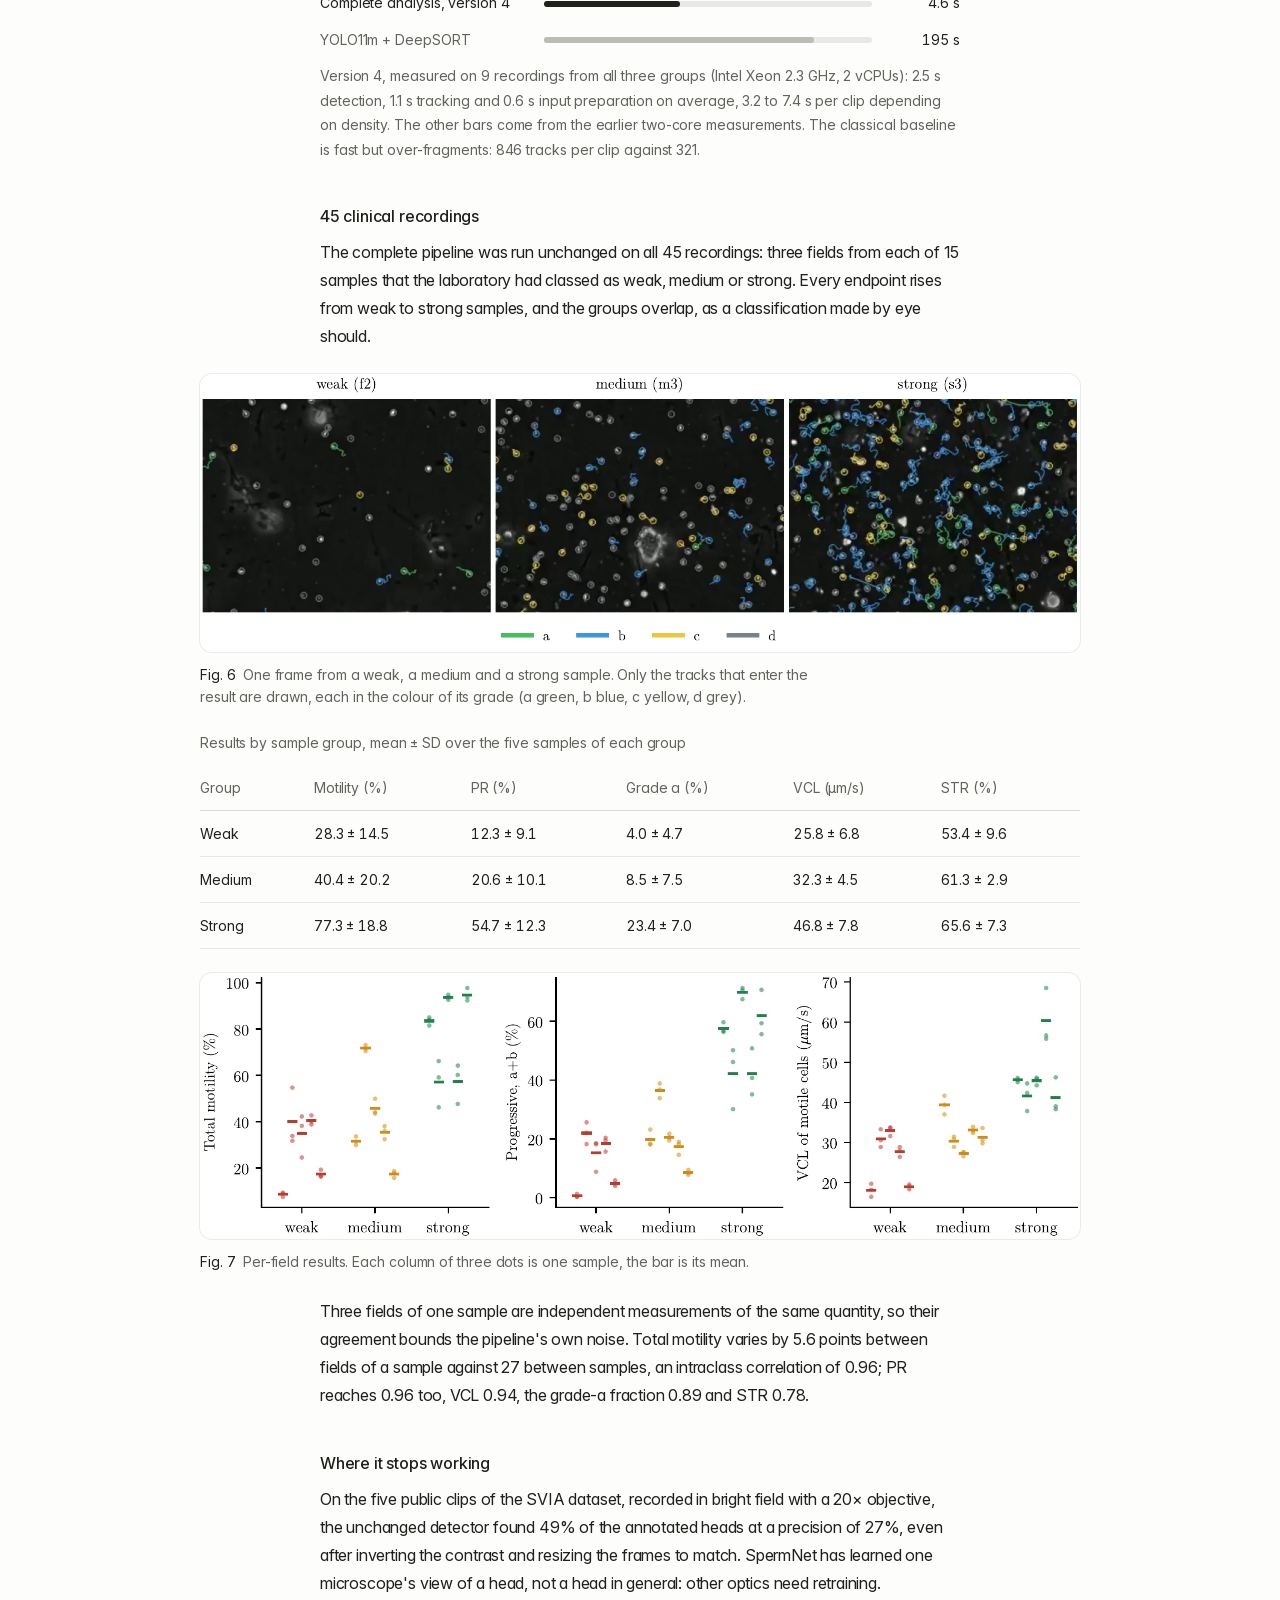
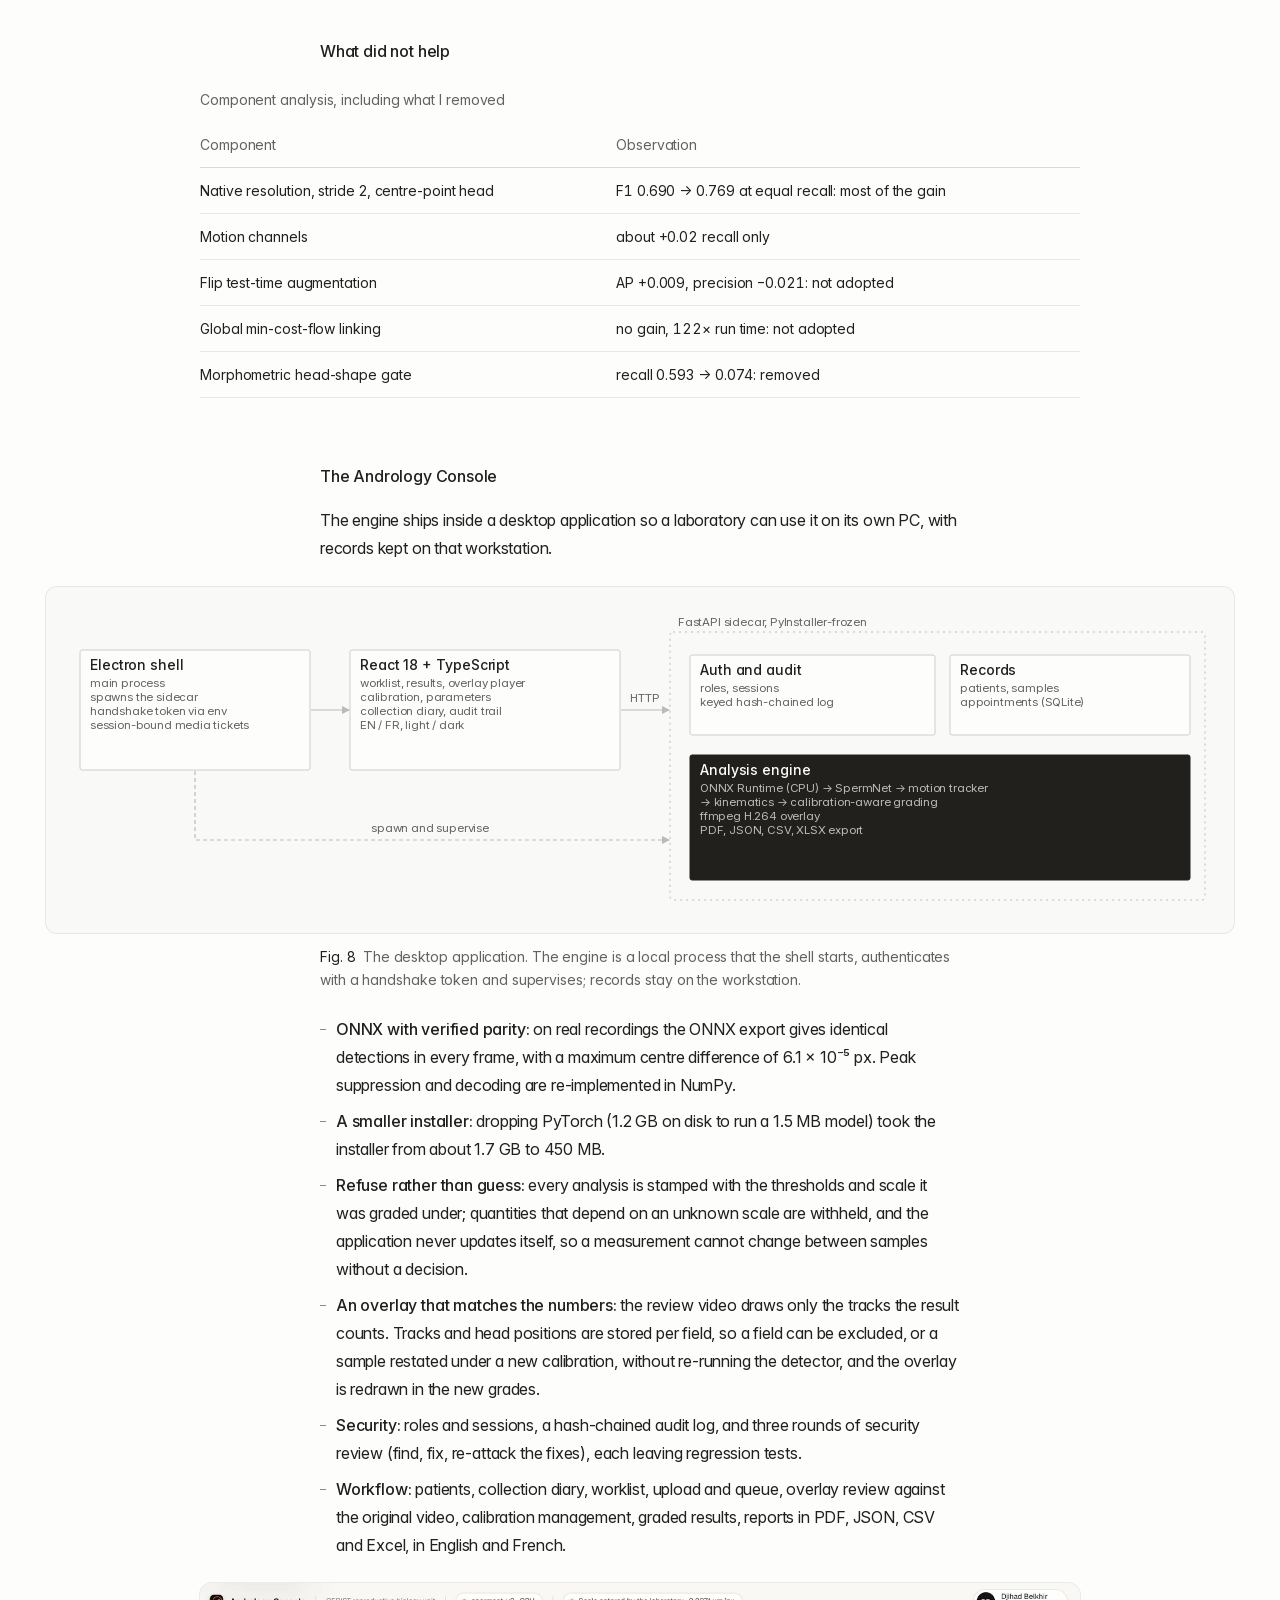
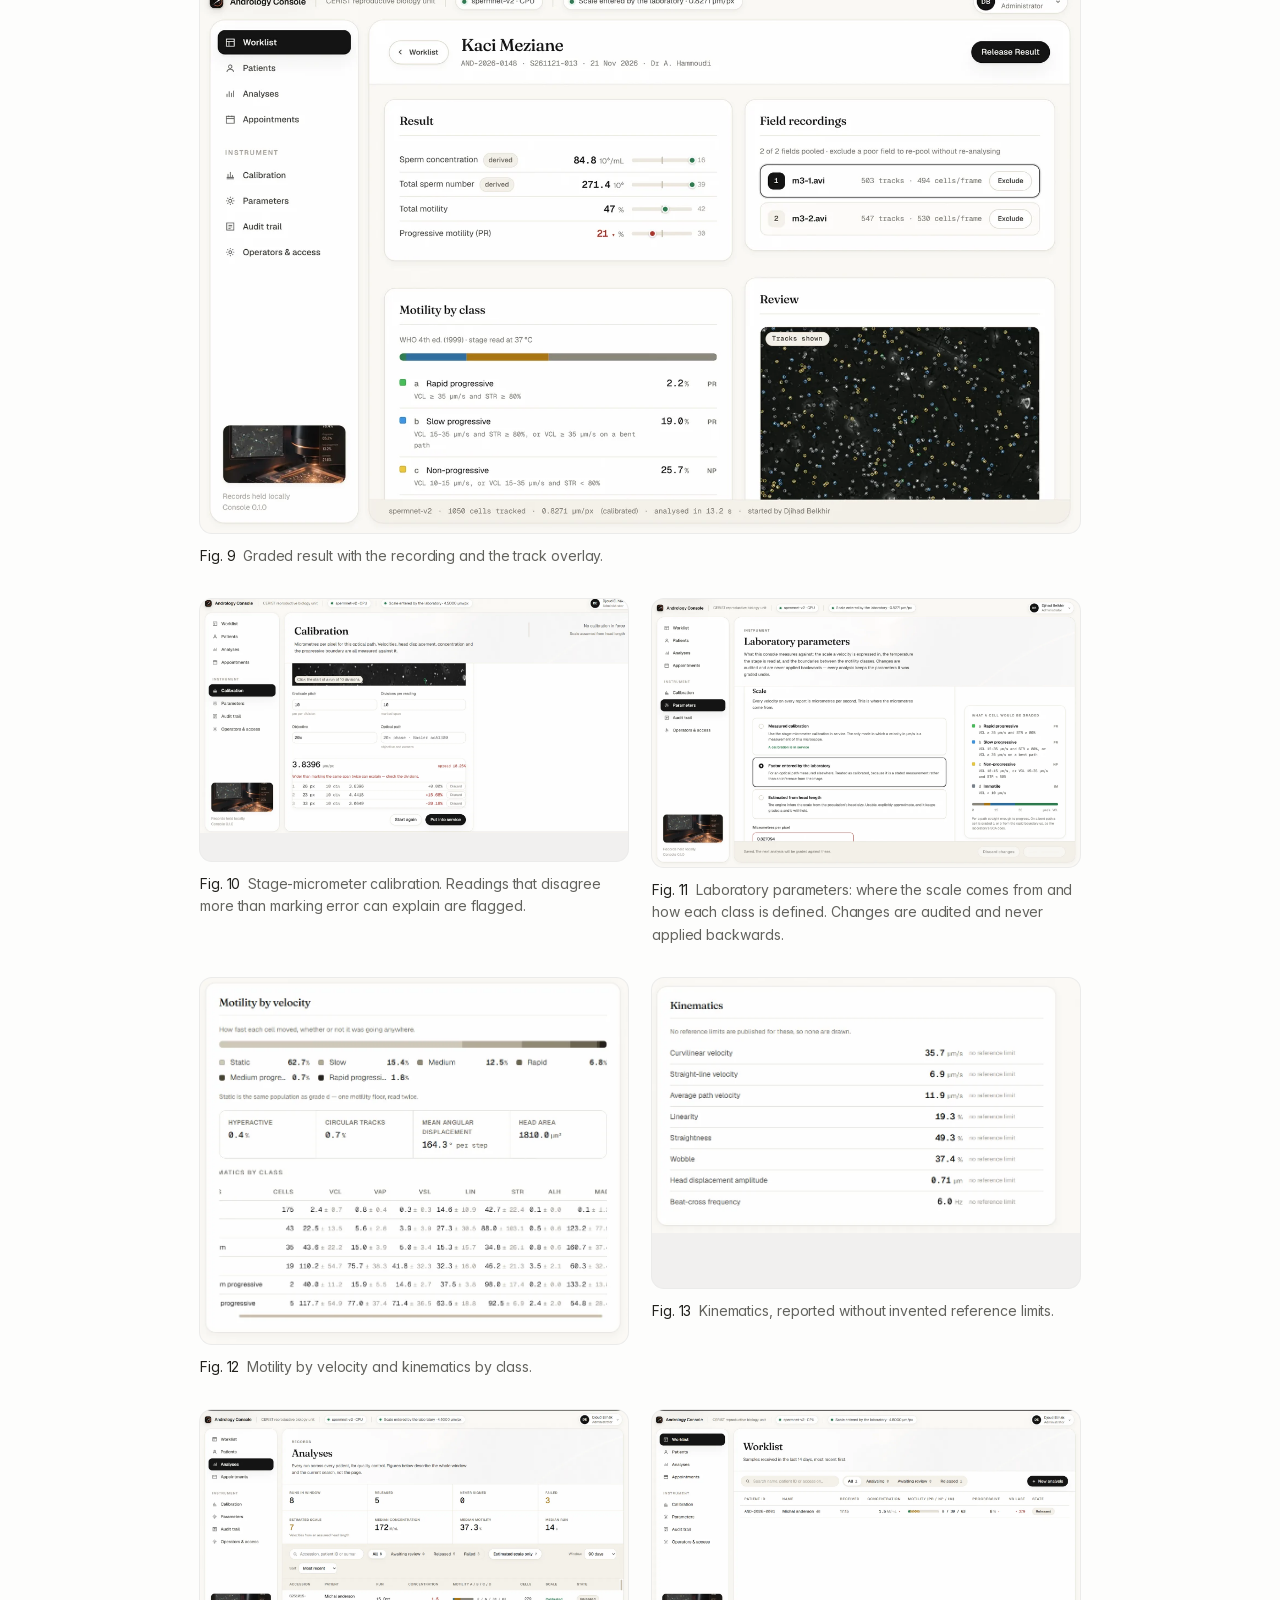
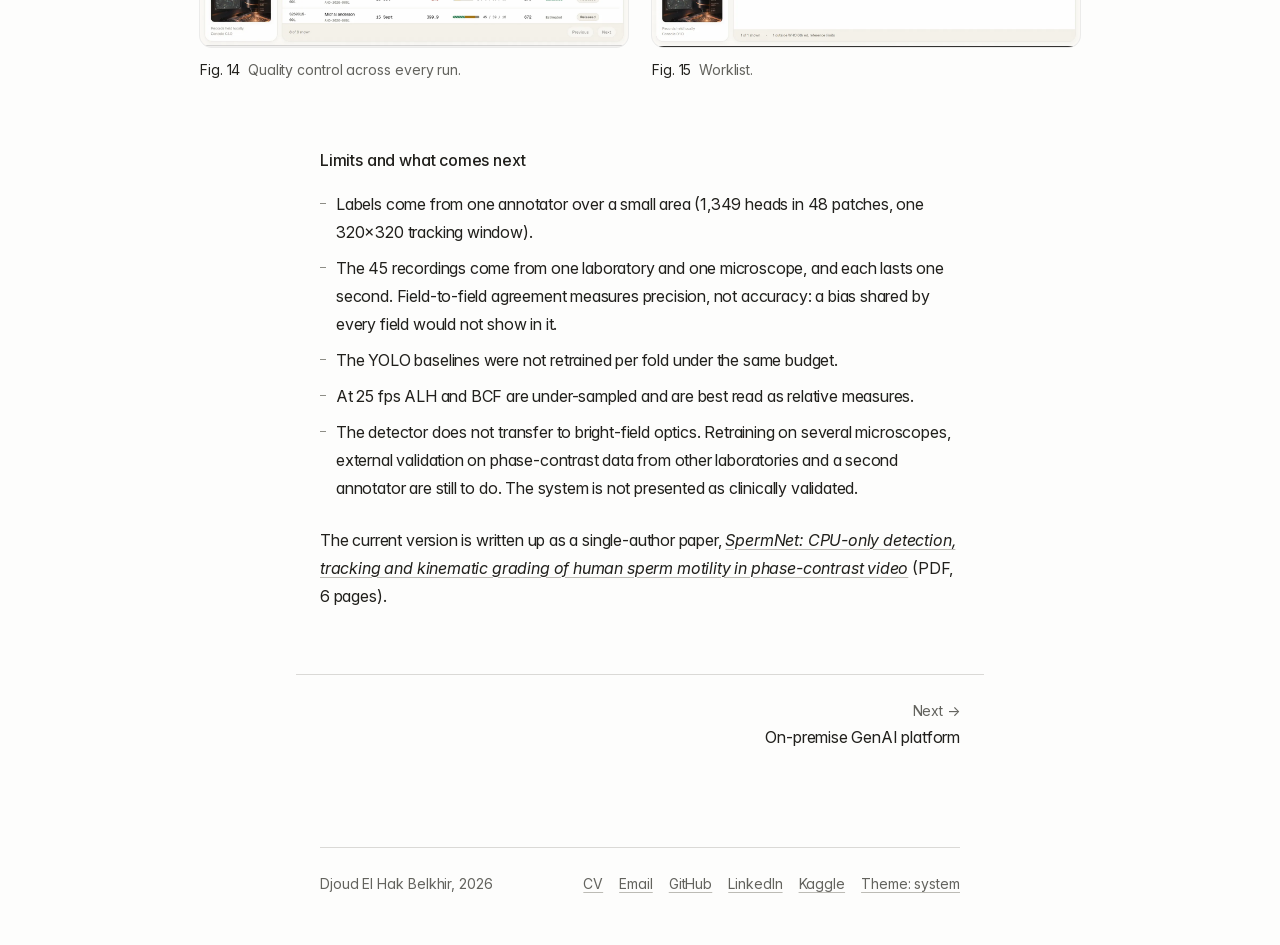
<file: projects/spermnet.html>
<!doctype html>
<html lang="en">
<head>
<meta charset="utf-8">
<meta name="viewport" content="width=device-width, initial-scale=1">
<title>SpermNet, Djoud El Hak Belkhir</title>
<meta name="description" content="A CPU-only detector and tracker for sperm motility analysis, shipped as an offline desktop application. Research internship at CERIST.">
<meta name="author" content="Djoud El Hak Belkhir">
<link rel="canonical" href="https://djihad-elhak.github.io/projects/spermnet.html">
<meta property="og:title" content="SpermNet, Djoud El Hak Belkhir">
<meta property="og:description" content="A CPU-only detector and tracker for sperm motility analysis, shipped as an offline desktop application. Research internship at CERIST.">
<meta property="og:type" content="website">
<meta property="og:url" content="https://djihad-elhak.github.io/projects/spermnet.html">
<meta property="og:image" content="https://djihad-elhak.github.io/og.jpg">
<meta property="og:image:width" content="1200">
<meta property="og:image:height" content="630">
<meta name="twitter:card" content="summary_large_image">
<meta name="color-scheme" content="light dark">
<meta name="theme-color" content="#fdfdfc" media="(prefers-color-scheme: light)">
<meta name="theme-color" content="#111110" media="(prefers-color-scheme: dark)">
<link rel="icon" href="../favicon.svg" type="image/svg+xml">
<link rel="preload" href="../fonts/inter-var.woff2" as="font" type="font/woff2" crossorigin>
<script>try{var t=localStorage.getItem("theme");if(t==="dark"||t==="light")document.documentElement.setAttribute("data-theme",t)}catch(e){}</script>
<link rel="stylesheet" href="../style.css">
</head>
<body>
<a class="skip" href="#main">Skip to content</a>
<main id="main">
<header class="page-head wrap">
  <a class="back" href="../"><span aria-hidden="true">←</span> Djoud El Hak Belkhir</a>
  <div class="title-row"><h1>SpermNet and the Andrology Console</h1></div>
  <p class="standfirst">Six months at CERIST building automated sperm motility analysis that runs on a laboratory PC without a GPU: a 0.38 M-parameter detector, a tracker with no appearance model, kinematic conventions that are stated and measured, and the desktop application around them.</p>
  <dl class="factsheet">
  <div><dt>Context</dt><dd>Research internship, CERIST</dd></div>
  <div><dt>Period</dt><dd>Sept. 2025 to Feb. 2026</dd></div>
  <div><dt>Role</dt><dd>Designed, built and evaluated the system; wrote the <a href="../papers/spermnet.pdf">paper</a></dd></div>
  <div><dt>Stack</dt><dd>PyTorch, OpenCV, ONNX Runtime, NumPy, FastAPI, Electron, React, TypeScript</dd></div>
</dl>
</header>

<div class="wrap">
<figure class="plate video-plate hero-figure">
  <video id="v-andro" controls preload="metadata" playsinline poster="../media/andrology-console-poster.webp" width="1440" height="790">
    <source src="../media/andrology-console.mp4" type="video/mp4">
    Your browser cannot play this video. <a href="../media/andrology-console.mp4">Download it (MP4)</a>.
  </video>
  <figcaption><span class="fig">Fig. 1</span> A walk through the Andrology Console, recorded on a laboratory PC without a GPU. All patients and operators are test data.</figcaption>
  <div class="chapters" aria-label="Jump to a part of the video">
    <button type="button" data-v="v-andro" data-t="0"><span>0:00</span>Sign-in</button>
    <button type="button" data-v="v-andro" data-t="4"><span>0:04</span>Worklist</button>
    <button type="button" data-v="v-andro" data-t="8"><span>0:08</span>Patients</button>
    <button type="button" data-v="v-andro" data-t="12"><span>0:12</span>Booking a collection</button>
    <button type="button" data-v="v-andro" data-t="16"><span>0:16</span>Collection diary</button>
    <button type="button" data-v="v-andro" data-t="28"><span>0:28</span>Result: motility by velocity</button>
    <button type="button" data-v="v-andro" data-t="32"><span>0:32</span>Motility by class</button>
    <button type="button" data-v="v-andro" data-t="44"><span>0:44</span>Overlay review of the tracks</button>
    <button type="button" data-v="v-andro" data-t="60"><span>1:00</span>Graded result</button>
    <button type="button" data-v="v-andro" data-t="72"><span>1:12</span>PDF report</button>
    <button type="button" data-v="v-andro" data-t="80"><span>1:20</span>Analyses, quality control</button>
    <button type="button" data-v="v-andro" data-t="100"><span>1:40</span>Calibration</button>
    <button type="button" data-v="v-andro" data-t="124"><span>2:04</span>Laboratory parameters</button>
    <button type="button" data-v="v-andro" data-t="136"><span>2:16</span>Audit trail</button>
    <button type="button" data-v="v-andro" data-t="140"><span>2:20</span>Operators and access</button>
    <button type="button" data-v="v-andro" data-t="148"><span>2:28</span>Theme and language</button>
  </div>
</figure>
</div>

<section class="chapter wrap" aria-labelledby="c01">
  <div class="section-head">
    <h2 id="c01">The problem</h2>
  </div>
  <div class="chapter-body">

<p>Motility is one of the first things read in a semen examination. To measure it from video, every spermatozoon has to be found, followed from frame to frame, turned into physical velocities and given a motility grade. Each of those steps is a computer vision problem with unusual numbers.</p>
<ul class="ticks">
  <li>A head covers a median of 93.6 px², about 10 pixels across: 99.7% of detections are "small" in the COCO sense.</li>
  <li>A frame holds from about 100 heads in a weak sample to more than 1,500 in a dense strong one, at 25 frames per second, with low contrast.</li>
  <li>The number a clinician reads, the motile fraction, is a ratio. A false detection that does not move counts as an immotile cell, so the errors that matter are not the ones F1 weighs most.</li>
  <li>The laboratory works on ordinary PCs: no GPU, and no data leaves the workstation.</li>
</ul>
<p class="pull">I treated the clinical number, not the detector score, as the thing to get right, and replaced every assumption of the first version by a measurement.</p>

  </div>
</section>
<section class="chapter wrap" aria-labelledby="c02">
  <div class="section-head">
    <h2 id="c02">From a heavy baseline to a measured system</h2>
  </div>
  <div class="chapter-body">

<p>I started from a conventional pipeline, YOLO11m with DeepSORT on colour-inverted frames, and audited it against annotation and measurement instead of tuning it. Each later version replaced one assumption of the previous one with something measured.</p>
<figure class="diagram" style="--w: 1140px">
  <div class="scroll" tabindex="0" role="region" aria-label="Pipeline from microscope to report, in seven stages, scrolls sideways on small screens">
    <svg width="1140" height="232" viewBox="0 0 1140 232" role="img" aria-labelledby="dg1-t">
      <title id="dg1-t">Pipeline from microscope to report, in seven stages</title>
      <defs><marker id="dg1-a" viewBox="0 0 8 8" refX="7" refY="4" markerWidth="7" markerHeight="7" orient="auto-start-reverse"><path class="dg-arrow" d="M0,0 L8,4 L0,8 z"/></marker><marker id="dg1-am" viewBox="0 0 8 8" refX="7" refY="4" markerWidth="7" markerHeight="7" orient="auto-start-reverse"><path class="dg-arrow mark" d="M0,0 L8,4 L0,8 z"/></marker></defs>
      <rect class="dg-group" x="4" y="28" width="314" height="152" rx="3"/><text class="dg-g" x="12" y="22">data preparation, offline</text>
<rect class="dg-group" x="328" y="28" width="642" height="152" rx="3"/><text class="dg-g" x="336" y="22">engine: CPU only, ONNX Runtime</text>
<rect class="dg-group" x="976" y="28" width="160" height="152" rx="3"/><text class="dg-g" x="984" y="22">application</text>
<rect class="dg-box" x="12" y="48" width="140" height="112" rx="2"/>
<text class="dg-k" x="22" y="64">0</text>
<text class="dg-t" x="22" y="82">Acquisition</text>
<text class="dg-s" x="22" y="99">phase contrast, 10×</text>
<text class="dg-s" x="22" y="113">camera 780×580</text>
<text class="dg-s" x="22" y="127">25&nbsp;fps</text>
<rect class="dg-box" x="174" y="48" width="140" height="112" rx="2"/>
<text class="dg-k" x="184" y="64">1</text>
<text class="dg-t" x="184" y="82">Curation</text>
<text class="dg-s" x="184" y="99">OpenCV review</text>
<text class="dg-s" x="184" y="113">stable 1-s clips</text>
<text class="dg-s" x="184" y="127">lossless AVI</text>
<polyline class="dg-e" points="153,104.0 173,104.0" marker-end="url(#dg1-a)"/>
<rect class="dg-box mark" x="336" y="48" width="140" height="112" rx="2"/>
<text class="dg-k" x="346" y="64">2</text>
<text class="dg-t" x="346" y="82">SpermNet</text>
<text class="dg-s" x="346" y="99">3-channel input</text>
<text class="dg-s" x="346" y="113">stride-2 heatmap</text>
<text class="dg-s" x="346" y="127">size + offset heads</text>
<polyline class="dg-e" points="315,104.0 335,104.0" marker-end="url(#dg1-a)"/>
<rect class="dg-box" x="498" y="48" width="140" height="112" rx="2"/>
<text class="dg-k" x="508" y="64">3</text>
<text class="dg-t" x="508" y="82">Tracker</text>
<text class="dg-s" x="508" y="99">motion-gated</text>
<text class="dg-s" x="508" y="113">online linking</text>
<text class="dg-s" x="508" y="127">no re-ID network</text>
<polyline class="dg-e" points="477,104.0 497,104.0" marker-end="url(#dg1-a)"/>
<rect class="dg-box" x="660" y="48" width="140" height="112" rx="2"/>
<text class="dg-k" x="670" y="64">4</text>
<text class="dg-t" x="670" y="82">Kinematics</text>
<text class="dg-s" x="670" y="99">sub-pixel centroids</text>
<text class="dg-s" x="670" y="113">VCL, VSL, VAP</text>
<text class="dg-s" x="670" y="127">LIN, STR, WOB</text>
<polyline class="dg-e" points="639,104.0 659,104.0" marker-end="url(#dg1-a)"/>
<rect class="dg-box" x="822" y="48" width="140" height="112" rx="2"/>
<text class="dg-k" x="832" y="64">5</text>
<text class="dg-t" x="832" y="82">Grading</text>
<text class="dg-s" x="832" y="99">a / b / c / d</text>
<text class="dg-s" x="832" y="113">PR · NP · IM</text>
<text class="dg-s" x="832" y="127">per sample</text>
<polyline class="dg-e" points="801,104.0 821,104.0" marker-end="url(#dg1-a)"/>
<rect class="dg-box dark" x="984" y="48" width="140" height="112" rx="2"/>
<text class="dg-k" x="994" y="64">6</text>
<text class="dg-t on-dark" x="994" y="82">Console</text>
<text class="dg-s on-dark-s" x="994" y="99">worklist, overlay</text>
<text class="dg-s on-dark-s" x="994" y="113">review, report</text>
<text class="dg-s on-dark-s" x="994" y="127">audit log</text>
<polyline class="dg-e" points="963,104.0 983,104.0" marker-end="url(#dg1-a)"/>
<text class="dg-l" x="82" y="206" text-anchor="middle">raw video</text>
<text class="dg-l" x="244" y="206" text-anchor="middle">25-frame clip</text>
<text class="dg-l" x="406" y="206" text-anchor="middle">(x, y, w, h, score)</text>
<text class="dg-l" x="568" y="206" text-anchor="middle">tracks</text>
<text class="dg-l" x="730" y="206" text-anchor="middle">per-track measures</text>
<text class="dg-l" x="892" y="206" text-anchor="middle">motile fraction</text>
<text class="dg-l" x="1054" y="206" text-anchor="middle">PDF · CSV · XLSX</text>
    </svg>
  </div>
  <figcaption><span class="fig">Fig. 2</span> The system. Clips are curated with OpenCV, detected by SpermNet, linked by a motion-gated tracker, turned into kinematics and a grade, and reviewed in the console. The velocity scale comes from a calibration (see <a href="#c05">scale, kinematics and grading</a>).</figcaption>
</figure>
<div class="table-scroll" tabindex="0"><table class="versions">
<caption class="bars-title" style="text-align:left;padding-bottom:0.5rem">Four versions</caption>
<thead><tr><td></td><th scope="col">Version 1, baseline</th><th scope="col">Version 2, redesign</th><th scope="col">Version 3, measured and deployed</th><th scope="col">Version 4, current</th></tr></thead>
<tbody>
<tr><th scope="row">Detector</th><td>YOLO11m, 20.1 M parameters, input 640</td><td>SpermNet, 0.38 M, stride 2, three input channels</td><td>Unchanged, exported to ONNX</td><td>Unchanged</td></tr>
<tr><th scope="row">Association</th><td>DeepSORT with a 2.2 M MobileNetV2 re-ID network</td><td>Motion-gated online tracker, no appearance model</td><td>Unchanged</td><td>10-point minimum, gaps interpolated</td></tr>
<tr><th scope="row">Frames</th><td>Colour-inverted, head-shape gate</td><td>Native polarity, no gate, no detection cap</td><td>Unchanged</td><td>Unchanged</td></tr>
<tr><th scope="row">Velocity scale</th><td>From an assumed head length (4.7&nbsp;µm)</td><td>From head length, until the micrometer test</td><td>Optical train, or scale-free criterion</td><td>Laboratory calibration; head-length estimate as a fallback, a/b withheld</td></tr>
<tr><th scope="row">CPU per clip</th><td>195&nbsp;s</td><td>10.4&nbsp;s</td><td>10.4&nbsp;s</td><td>4.6&nbsp;s, complete analysis</td></tr>
<tr><th scope="row">What it exposed</th><td>Merged touching heads, untracked cells, tracks broken after 15.4 of 25 frames on average, misgrades</td><td>A scale taken from head length varies between men</td><td>Kinematic conventions unstated; the overlay drew fragments the result did not count</td><td>Averaging window moves PR by up to 7.4 points; no transfer to bright-field optics</td></tr>
</tbody></table></div>
<h3>What the audit of version 1 found</h3>
<ul class="ticks">
  <li>195&nbsp;s of CPU time for a one-second clip: unusable on a laboratory PC.</li>
  <li>A head-shape gate taken from anatomy (aspect ratio 1.4 to 2.0) contained only 29.7% of annotated heads. At 10&nbsp;px, a head's aspect ratio is mostly pixel quantisation. Applied to version 1's detections, the gate cut recall from 0.593 to 0.074.</li>
  <li>The 300-detection cap was hit in 33.3% of frames, so dense samples silently lost cells.</li>
  <li>Heads are bright on a dark field (median intensity 190 against 33 for the background), so inverting the colours only made the input less natural for the detector.</li>
</ul>

  </div>
</section>
<section class="chapter wrap" aria-labelledby="c03">
  <div class="section-head">
    <h2 id="c03">Data</h2>
  </div>
  <div class="chapter-body">

<p>Raw phase-contrast acquisitions were reviewed frame by frame with OpenCV. One-second excerpts with a stable field (no refocus, no stage drift) were kept and re-encoded as uncompressed 8-bit AVI, so no codec artefact enters the measurements.</p>
<div class="table-scroll" tabindex="0"><table class="results wide">
<caption>Corpus and annotation</caption>
<thead><tr><th scope="col">Item</th><th scope="col">Value</th></tr></thead>
<tbody>
<tr><th scope="row">Evaluation recordings</th><td>45 = 15 samples × 3 fields; 5 weak, 5 medium, 5 strong samples</td></tr>
<tr><th scope="row">Frames</th><td>780×580&nbsp;px, 25&nbsp;fps, 25 frames (1&nbsp;s), 8-bit</td></tr>
<tr><th scope="row">Optics</th><td>Nikon E200, 10× negative phase contrast, 0.827&nbsp;µm/px (laboratory calibration)</td></tr>
<tr><th scope="row">Detection labels</th><td>1,349 heads in 48 patches of 192×192</td></tr>
<tr><th scope="row">Tracking labels</th><td>1,061 boxes, 46 identities, 25 frames</td></tr>
<tr><th scope="row">Total labelled objects</th><td>2,410</td></tr>
</tbody></table></div>
<p>Detection is evaluated by five-fold cross-validation <em>grouped by video</em>, so no model is ever scored on a clip it saw in training. The complete pipeline is then run unchanged on all 45 recordings (see <a href="#c06">results</a>).</p>

  </div>
</section>
<section class="chapter wrap" aria-labelledby="c04">
  <div class="section-head">
    <h2 id="c04">SpermNet, the detector</h2>
  </div>
  <div class="chapter-body">

<p>The detector gains came from geometry, not from capacity. A median head spans 4.8 feature cells at stride 2 but 1.2 at stride 8, the finest level of a YOLO11 detection head, and 0.3 at stride 32. So I designed a small network that keeps resolution instead of a deep one that throws it away.</p>
<div class="bars" role="group" aria-label="Extent of a median head in feature cells, by output stride">
<p class="bars-title">Extent of a median head in feature cells, by output stride</p>
<div class="row hl"><span>Stride 2 (SpermNet)</span><span class="track" aria-hidden="true"><span class="fill" style="width:96.8%"></span></span><span class="val">4.84 cells</span></div>
<div class="row"><span>Stride 4</span><span class="track" aria-hidden="true"><span class="fill" style="width:48.4%"></span></span><span class="val">2.42</span></div>
<div class="row"><span>Stride 8 (YOLO11 P3)</span><span class="track" aria-hidden="true"><span class="fill" style="width:24.2%"></span></span><span class="val">1.21</span></div>
<div class="row"><span>Stride 16 (P4)</span><span class="track" aria-hidden="true"><span class="fill" style="width:12.0%"></span></span><span class="val">0.60</span></div>
<div class="row"><span>Stride 32 (P5)</span><span class="track" aria-hidden="true"><span class="fill" style="width:6.0%"></span></span><span class="val">0.30</span></div>
<p class="note">A detector can only localise a target that spans about one feature cell. Only the finest level of a standard pyramid carries signal for 10&nbsp;px heads.</p>
</div>
<figure class="diagram" style="--w: 1140px">
  <div class="scroll" tabindex="0" role="region" aria-label="SpermNet architecture: three-channel input, U-shaped encoder and decoder, three heads at stride 2, scrolls sideways on small screens">
    <svg width="1140" height="300" viewBox="0 0 1140 300" role="img" aria-labelledby="dg2-t">
      <title id="dg2-t">SpermNet architecture: three-channel input, U-shaped encoder and decoder, three heads at stride 2</title>
      <defs><marker id="dg2-a" viewBox="0 0 8 8" refX="7" refY="4" markerWidth="7" markerHeight="7" orient="auto-start-reverse"><path class="dg-arrow" d="M0,0 L8,4 L0,8 z"/></marker><marker id="dg2-am" viewBox="0 0 8 8" refX="7" refY="4" markerWidth="7" markerHeight="7" orient="auto-start-reverse"><path class="dg-arrow mark" d="M0,0 L8,4 L0,8 z"/></marker></defs>
      <rect class="dg-box" x="10" y="90" width="130" height="120" rx="2"/>
<text class="dg-t" x="20" y="110">Input 3 × H × W</text>
<text class="dg-s" x="20" y="127">frame I_t</text>
<text class="dg-s" x="20" y="141">I_t − median(I)</text>
<text class="dg-s" x="20" y="155">temporal gradient</text>
<rect class="dg-box " x="180" y="65.0" width="40" height="170" rx="2"/>
<text class="dg-l" x="200" y="250" text-anchor="middle">s=2</text>
<rect class="dg-box " x="244" y="86.0" width="40" height="128" rx="2"/>
<text class="dg-l" x="264" y="250" text-anchor="middle">s=4</text>
<polyline class="dg-e" points="221,150 243,150" marker-end="url(#dg2-a)"/>
<rect class="dg-box " x="308" y="107.0" width="40" height="86" rx="2"/>
<text class="dg-l" x="328" y="250" text-anchor="middle">s=8</text>
<polyline class="dg-e" points="285,150 307,150" marker-end="url(#dg2-a)"/>
<rect class="dg-box " x="372" y="123.0" width="40" height="54" rx="2"/>
<text class="dg-l" x="392" y="250" text-anchor="middle">s=16</text>
<polyline class="dg-e" points="349,150 371,150" marker-end="url(#dg2-a)"/>
<rect class="dg-box " x="436" y="107.0" width="40" height="86" rx="2"/>
<text class="dg-l" x="456" y="250" text-anchor="middle">s=8</text>
<polyline class="dg-e" points="413,150 435,150" marker-end="url(#dg2-a)"/>
<rect class="dg-box " x="500" y="86.0" width="40" height="128" rx="2"/>
<text class="dg-l" x="520" y="250" text-anchor="middle">s=4</text>
<polyline class="dg-e" points="477,150 499,150" marker-end="url(#dg2-a)"/>
<rect class="dg-box dark" x="564" y="65.0" width="40" height="170" rx="2"/>
<text class="dg-l" x="584" y="250" text-anchor="middle">s=2</text>
<polyline class="dg-e" points="541,150 563,150" marker-end="url(#dg2-a)"/>
<polyline class="dg-e" points="141,150 179,150" marker-end="url(#dg2-a)"/>
<path class="dg-e dash" d="M200,65.0 C200,25.0 584,25.0 584,63.0" marker-end="url(#dg2-a)"/>
<path class="dg-e dash" d="M264,86.0 C264,46.0 520,46.0 520,84.0" marker-end="url(#dg2-a)"/>
<path class="dg-e dash" d="M328,107.0 C328,67.0 456,67.0 456,105.0" marker-end="url(#dg2-a)"/>
<text class="dg-g" x="180" y="272" text-anchor="start">encoder</text>
<text class="dg-g" x="436" y="272" text-anchor="start">decoder</text>
<text class="dg-l" x="274" y="40" text-anchor="middle">skip connections</text>
<rect class="dg-box mark" x="680" y="40" width="180" height="64" rx="2"/>
<text class="dg-t" x="690" y="60">Heatmap head</text>
<text class="dg-s" x="690" y="77">1 ch · focal-type loss</text>
<text class="dg-s" x="690" y="91">peaks = head centres</text>
<polyline class="dg-e" points="605,150 650,150 650,72 679,72" marker-end="url(#dg2-a)"/>
<rect class="dg-box" x="680" y="120" width="180" height="64" rx="2"/>
<text class="dg-t" x="690" y="140">Size head</text>
<text class="dg-s" x="690" y="157">2 ch · L1</text>
<text class="dg-s" x="690" y="171">box width, height</text>
<polyline class="dg-e" points="605,150 650,150 650,152 679,152" marker-end="url(#dg2-a)"/>
<rect class="dg-box" x="680" y="200" width="180" height="64" rx="2"/>
<text class="dg-t" x="690" y="220">Offset head</text>
<text class="dg-s" x="690" y="237">2 ch · L1</text>
<text class="dg-s" x="690" y="251">sub-pixel centre</text>
<polyline class="dg-e" points="605,150 650,150 650,232 679,232" marker-end="url(#dg2-a)"/>
<rect class="dg-box dark" x="920" y="105" width="210" height="90" rx="2"/>
<text class="dg-t on-dark" x="930" y="125">Decoding</text>
<text class="dg-s on-dark-s" x="930" y="142">3×3 peak suppression</text>
<text class="dg-s on-dark-s" x="930" y="156">+ offset, + size</text>
<text class="dg-s on-dark-s" x="930" y="170">→ (x, y, w, h, score)</text>
<polyline class="dg-e" points="861,72 890,72 890,150 919,150" marker-end="url(#dg2-a)"/>
<polyline class="dg-e" points="861,152 890,152 890,150 919,150" marker-end="url(#dg2-a)"/>
<polyline class="dg-e" points="861,232 890,232 890,150 919,150" marker-end="url(#dg2-a)"/>
<text class="dg-s" x="10" y="292" text-anchor="start">375,621 parameters · 1.5&nbsp;MB · 5 output channels at stride 2 · block height shows resolution, depth illustrative</text>
    </svg>
  </div>
  <figcaption><span class="fig">Fig. 3</span> SpermNet. A U-shaped fully convolutional network whose decoder stops at stride 2, with CenterNet-style heads. The input stacks the frame, its difference from the clip's temporal median (which removes static background and debris) and the temporal gradient.</figcaption>
</figure>
<ul class="ticks">
  <li><b>Size:</b> 375,621 parameters, 53 times fewer than YOLO11m (20.05 M), in a 1.5&nbsp;MB file.</li>
  <li><b>Training:</b> focal-type loss on the heatmap and L1 on size and offset, about 17 minutes per model on two CPU cores.</li>
  <li><b>Output:</b> decoding applies 3×3 peak suppression, adds the sub-pixel offset and reads the size at the peak. Sub-pixel centroids matter because velocity differentiates position noise.</li>
  <li><b>Tracking:</b> detections are linked online. Each track predicts its next position from its recent motion, and detections are assigned inside a distance gate by linear assignment. No appearance network.</li>
</ul>

  </div>
</section>
<section class="chapter wrap" aria-labelledby="c05">
  <div class="section-head">
    <h2 id="c05">Scale, kinematics and grading</h2>
  </div>
  <div class="chapter-body">

<p>Velocities in µm/s depend on the scale in micrometres per pixel. The engine takes it from a stage-micrometer calibration measured in the console, or from a value the laboratory enters; for this microscope the laboratory's calibration is 0.827&nbsp;µm/px. Only when neither exists does it estimate the scale from the specimen, from the median detected head length taken as 9.23&nbsp;µm (the detector's box includes the phase halo).</p>
<p>That estimate is a last resort. Head size differs between men (median head area per recording from 63.9 to 103.1 px²), so even with its best reference length it leaves a spread of 7.1% RMS between recordings, 18% at worst. Version 1 used a textbook 4.7&nbsp;µm head length, which put the scale at about half its calibrated value. Under an estimated scale the engine still reports motility, but withholds the a/b split, which depends on an absolute speed boundary.</p>
<h3>Conventions, stated and measured</h3>
<p>The parameters are the standard ones (VCL, VSL, VAP, LIN, STR, WOB, ALH, BCF), but their values depend on conventions that CASA papers rarely state. I fixed each one explicitly, then measured what it is worth by re-measuring the 45 recordings from the same tracks with that one convention changed.</p>
<ul class="ticks">
  <li><b>Average path:</b> a three-point running mean, truncated at the ends. ALH is the largest distance between the path and the average path.</li>
  <li><b>Jitter dead band:</b> a position moves only when the detection leaves a 0.3&nbsp;px circle. A static head's sub-pixel centre otherwise wanders enough to read as a few µm/s of VCL.</li>
  <li><b>Minimum track:</b> 10 points. Shorter fragments, 24% of all tracker tracks, are dropped, and gaps inside a track are interpolated so a missed frame does not shorten the path.</li>
</ul>
<figure class="plate">
  <a href="../img/spermnet-kinematics.webp"><img src="../img/spermnet-kinematics.webp" width="1557" height="629" loading="lazy" alt="A real track rotated to travel left to right, with its curvilinear, average and straight paths, and its distance from the average path over 25 frames."></a>
  <figcaption><span class="fig">Fig. 4</span> One real track. Left: the three paths behind VCL, VAP and VSL. Right: distance from the average path, which gives ALH and BCF.</figcaption>
</figure>
<div class="table-scroll" tabindex="0"><table class="results wide">
<caption>Change in each endpoint when one convention is changed, 45 recordings (mean, with the largest change in brackets, in points)</caption>
<thead><tr><th scope="col">Change</th><th scope="col">Motility</th><th scope="col">PR</th><th scope="col">STR</th></tr></thead>
<tbody>
<tr><th scope="row">No dead band</th><td>+1.5 (4.1)</td><td>+0.3 (1.0)</td><td>−1.1 (4.3)</td></tr>
<tr><th scope="row">Minimum track of 5 points</th><td>−0.2 (2.6)</td><td>+0.4 (5.0)</td><td>+3.5 (16.4)</td></tr>
<tr class="hl"><th scope="row">5-point average path</th><td>0.0 (0.0)</td><td>+2.8 (7.4)</td><td>+13.2 (17.8)</td></tr>
</tbody></table></div>
<p class="pull">The averaging window alone moves the progressive fraction by up to 7.4 points without changing motility or VCL, so PR from two CASA systems is not comparable unless their conventions are.</p>
<h3>Grading</h3>
<p>Each track is graded once, from its kinematics over the whole recording, so a cell that pauses keeps one grade. Every boundary is on VCL. PR = a + b, NP = c and IM = d, following the three classes of the WHO manual (6th ed.) and the a to d grades of earlier editions. The rapid boundary follows the stage temperature.</p>
<div class="table-scroll" tabindex="0"><table class="results wide">
<caption>Grading rule, per track</caption>
<thead><tr><th scope="col">VCL</th><th scope="col">STR below 80%</th><th scope="col">STR 80% or more</th></tr></thead>
<tbody>
<tr><th scope="row">below 10&nbsp;µm/s</th><td>d, immotile</td><td>d, immotile</td></tr>
<tr><th scope="row">10 to 15&nbsp;µm/s</th><td>c, slow</td><td>c, slow</td></tr>
<tr><th scope="row">15 to 35&nbsp;µm/s</th><td>c, non-progressive</td><td>b, slow progressive</td></tr>
<tr><th scope="row">35&nbsp;µm/s or more</th><td>b, rapid</td><td>a, rapid progressive</td></tr>
</tbody></table></div>
<figure class="plate">
  <a href="../img/spermnet-grading.webp"><img src="../img/spermnet-grading.webp" width="1225" height="649" loading="lazy" alt="Scatter of 1,125 tracks on the VCL against STR plane, coloured by grade, with the boundaries at 10, 15 and 35&nbsp;µm/s and STR 80%."></a>
  <figcaption><span class="fig">Fig. 5</span> The grading plane with the 1,125 tracks of one strong field.</figcaption>
</figure>

  </div>
</section>
<section class="chapter wrap" aria-labelledby="c06">
  <div class="section-head">
    <h2 id="c06">Results</h2>
  </div>
  <div class="chapter-body">

<div class="bars" role="group" aria-label="Detection F1, five folds grouped by video">
<p class="bars-title">Detection F1, five folds grouped by video</p>
<div class="row hl"><span>SpermNet</span><span class="track" aria-hidden="true"><span class="fill" style="width:76.9%"></span><span class="ci" style="left:68.4%;width:14.0%"></span></span><span class="val">0.769</span></div>
<div class="row"><span>YOLO11m, tuned threshold</span><span class="track" aria-hidden="true"><span class="fill" style="width:69.0%"></span></span><span class="val">0.690</span></div>
<div class="row"><span>YOLO11m, deployed threshold</span><span class="track" aria-hidden="true"><span class="fill" style="width:63.8%"></span></span><span class="val">0.638</span></div>
<div class="row"><span>Classical (Otsu + linking)</span><span class="track" aria-hidden="true"><span class="fill" style="width:62.8%"></span></span><span class="val">0.628</span></div>
<p class="note">Whisker: 95% CI for SpermNet (0.684 to 0.824). The YOLO11m weights come from version 1 and were not retrained per fold, so the comparison is indicative, not controlled.</p>
</div>
<div class="table-scroll" tabindex="0"><table class="results wide">
<caption>Detection, five-fold cross-validation grouped by video</caption>
<thead><tr><th scope="col">Detector</th><th scope="col">Params</th><th scope="col">AP</th><th scope="col">Precision</th><th scope="col">Recall</th><th scope="col">F1</th></tr></thead>
<tbody>
<tr class="hl"><th scope="row">SpermNet</th><td>0.38 M</td><td>0.771</td><td>0.739</td><td>0.801</td><td>0.769</td></tr>
<tr><th scope="row">YOLO11m, tuned (conf 0.084)</th><td>20.05 M</td><td>0.677</td><td>0.605</td><td>0.802</td><td>0.690</td></tr>
<tr><th scope="row">YOLO11m, deployed (conf 0.25)</th><td>20.05 M</td><td>0.677</td><td>0.691</td><td>0.593</td><td>0.638</td></tr>
<tr><th scope="row">Classical baseline</th><td>—</td><td>0.426</td><td>0.801</td><td>0.517</td><td>0.628</td></tr>
</tbody></table></div>
<h3>The error that costs the clinician</h3>
<p>For an F1 difference of 0.08, the error on the number a clinician reads differs sevenfold. A detector gap that looks modest in F1 is not modest clinically, which is why I rank errors by their effect on the endpoint.</p>
<div class="bars" role="group" aria-label="Bias on the motile fraction at matched recall 0.80 (points)">
<p class="bars-title">Bias on the motile fraction at matched recall 0.80 (points)</p>
<div class="row hl"><span>SpermNet: 382 false positives, 33.2% moving</span><span class="track" aria-hidden="true"><span class="fill" style="width:13.3%"></span></span><span class="val">−1.6</span></div>
<div class="row"><span>YOLO11m: 705 false positives, 20.0% moving</span><span class="track" aria-hidden="true"><span class="fill" style="width:92.5%"></span></span><span class="val">−11.1</span></div>
<p class="note">Both detectors miss almost the same number of cells (268 and 266). The difference is the false positives that do not move, each counted as an immotile cell.</p>
</div>
<h3>Tracking</h3>
<div class="table-scroll" tabindex="0"><table class="results wide">
<caption>Tracking against 46 manual identities, 8&nbsp;px tolerance, same tracker</caption>
<thead><tr><th scope="col">System</th><th scope="col">MOTA</th><th scope="col">IDF1</th><th scope="col">HOTA</th><th scope="col">Mean track length</th></tr></thead>
<tbody>
<tr class="hl"><th scope="row">SpermNet + motion tracker</th><td>0.440</td><td>0.724</td><td>0.460</td><td>21.0 of 25 frames</td></tr>
<tr><th scope="row">YOLO11m + motion tracker</th><td>0.251</td><td>0.621</td><td>0.394</td><td>—</td></tr>
<tr><th scope="row">Version 1, YOLO11m + DeepSORT</th><td>—</td><td>—</td><td>—</td><td>15.4 of 25 frames</td></tr>
</tbody></table></div>
<p>Association is not the bottleneck; detection is. On a synthetic benchmark matched to the data's motion statistics, the motion tracker reaches HOTA 0.963. On real identities, three trackers differ by at most 0.011 HOTA, while changing the detector moves IDF1 from 0.621 to 0.724. Offline min-cost-flow linking brings no gain for 122 times the run time, and halving precision costs 4.5 times more HOTA than halving recall.</p>
<div class="bars" role="group" aria-label="CPU time per 25-frame clip, two cores (log scale)">
<p class="bars-title">CPU time per 25-frame clip, two cores (log scale)</p>
<div class="row"><span>Classical baseline</span><span class="track" aria-hidden="true"><span class="fill" style="width:16.3%"></span></span><span class="val">0.45&nbsp;s</span></div>
<div class="row"><span>SpermNet + tracker, version 2</span><span class="track" aria-hidden="true"><span class="fill" style="width:50.4%"></span></span><span class="val">10.4&nbsp;s</span></div>
<div class="row hl"><span>Complete analysis, version 4</span><span class="track" aria-hidden="true"><span class="fill" style="width:41.6%"></span></span><span class="val">4.6&nbsp;s</span></div>
<div class="row"><span>YOLO11m + DeepSORT</span><span class="track" aria-hidden="true"><span class="fill" style="width:82.3%"></span></span><span class="val">195&nbsp;s</span></div>
<p class="note">Version 4, measured on 9 recordings from all three groups (Intel Xeon 2.3 GHz, 2 vCPUs): 2.5&nbsp;s detection, 1.1&nbsp;s tracking and 0.6&nbsp;s input preparation on average, 3.2 to 7.4&nbsp;s per clip depending on density. The other bars come from the earlier two-core measurements. The classical baseline is fast but over-fragments: 846 tracks per clip against 321.</p>
</div>
<h3>45 clinical recordings</h3>
<p>The complete pipeline was run unchanged on all 45 recordings: three fields from each of 15 samples that the laboratory had classed as weak, medium or strong. Every endpoint rises from weak to strong samples, and the groups overlap, as a classification made by eye should.</p>
<figure class="plate">
  <a href="../img/spermnet-overlays.webp"><img src="../img/spermnet-overlays.webp" width="1581" height="498" loading="lazy" alt="One frame from a weak, a medium and a strong sample, with the counted tracks drawn in the colour of their grade."></a>
  <figcaption><span class="fig">Fig. 6</span> One frame from a weak, a medium and a strong sample. Only the tracks that enter the result are drawn, each in the colour of its grade (a green, b blue, c yellow, d grey).</figcaption>
</figure>
<div class="table-scroll" tabindex="0"><table class="results wide">
<caption>Results by sample group, mean ± SD over the five samples of each group</caption>
<thead><tr><th scope="col">Group</th><th scope="col">Motility (%)</th><th scope="col">PR (%)</th><th scope="col">Grade a (%)</th><th scope="col">VCL (µm/s)</th><th scope="col">STR (%)</th></tr></thead>
<tbody>
<tr><th scope="row">Weak</th><td>28.3 ± 14.5</td><td>12.3 ± 9.1</td><td>4.0 ± 4.7</td><td>25.8 ± 6.8</td><td>53.4 ± 9.6</td></tr>
<tr><th scope="row">Medium</th><td>40.4 ± 20.2</td><td>20.6 ± 10.1</td><td>8.5 ± 7.5</td><td>32.3 ± 4.5</td><td>61.3 ± 2.9</td></tr>
<tr><th scope="row">Strong</th><td>77.3 ± 18.8</td><td>54.7 ± 12.3</td><td>23.4 ± 7.0</td><td>46.8 ± 7.8</td><td>65.6 ± 7.3</td></tr>
</tbody></table></div>
<figure class="plate">
  <a href="../img/spermnet-fields.webp"><img src="../img/spermnet-fields.webp" width="1581" height="477" loading="lazy" alt="Per-field total motility, progressive motility and VCL for the 45 recordings, grouped by sample and by group."></a>
  <figcaption><span class="fig">Fig. 7</span> Per-field results. Each column of three dots is one sample, the bar is its mean.</figcaption>
</figure>
<p>Three fields of one sample are independent measurements of the same quantity, so their agreement bounds the pipeline's own noise. Total motility varies by 5.6 points between fields of a sample against 27 between samples, an intraclass correlation of 0.96; PR reaches 0.96 too, VCL 0.94, the grade-a fraction 0.89 and STR 0.78.</p>
<h3>Where it stops working</h3>
<p>On the five public clips of the SVIA dataset, recorded in bright field with a 20× objective, the unchanged detector found 49% of the annotated heads at a precision of 27%, even after inverting the contrast and resizing the frames to match. SpermNet has learned one microscope's view of a head, not a head in general: other optics need retraining.</p>
<h3>What did not help</h3>
<div class="table-scroll" tabindex="0"><table class="results wide">
<caption>Component analysis, including what I removed</caption>
<thead><tr><th scope="col">Component</th><th scope="col">Observation</th></tr></thead>
<tbody>
<tr><th scope="row">Native resolution, stride 2, centre-point head</th><td>F1 0.690 → 0.769 at equal recall: most of the gain</td></tr>
<tr><th scope="row">Motion channels</th><td>about +0.02 recall only</td></tr>
<tr><th scope="row">Flip test-time augmentation</th><td>AP +0.009, precision −0.021: not adopted</td></tr>
<tr><th scope="row">Global min-cost-flow linking</th><td>no gain, 122× run time: not adopted</td></tr>
<tr><th scope="row">Morphometric head-shape gate</th><td>recall 0.593 → 0.074: removed</td></tr>
</tbody></table></div>

  </div>
</section>
<section class="chapter wrap" aria-labelledby="c07">
  <div class="section-head">
    <h2 id="c07">The Andrology Console</h2>
  </div>
  <div class="chapter-body">

<p>The engine ships inside a desktop application so a laboratory can use it on its own PC, with records kept on that workstation.</p>
<figure class="diagram" style="--w: 1140px">
  <div class="scroll" tabindex="0" role="region" aria-label="Architecture of the Andrology Console desktop application, scrolls sideways on small screens">
    <svg width="1140" height="300" viewBox="0 0 1140 300" role="img" aria-labelledby="dg4-t">
      <title id="dg4-t">Architecture of the Andrology Console desktop application</title>
      <defs><marker id="dg4-a" viewBox="0 0 8 8" refX="7" refY="4" markerWidth="7" markerHeight="7" orient="auto-start-reverse"><path class="dg-arrow" d="M0,0 L8,4 L0,8 z"/></marker><marker id="dg4-am" viewBox="0 0 8 8" refX="7" refY="4" markerWidth="7" markerHeight="7" orient="auto-start-reverse"><path class="dg-arrow mark" d="M0,0 L8,4 L0,8 z"/></marker></defs>
      <rect class="dg-box" x="10" y="40" width="230" height="120" rx="2"/>
<text class="dg-t" x="20" y="60">Electron shell</text>
<text class="dg-s" x="20" y="77">main process</text>
<text class="dg-s" x="20" y="91">spawns the sidecar</text>
<text class="dg-s" x="20" y="105">handshake token via env</text>
<text class="dg-s" x="20" y="119">session-bound media tickets</text>
<rect class="dg-box" x="280" y="40" width="270" height="120" rx="2"/>
<text class="dg-t" x="290" y="60">React 18 + TypeScript</text>
<text class="dg-s" x="290" y="77">worklist, results, overlay player</text>
<text class="dg-s" x="290" y="91">calibration, parameters</text>
<text class="dg-s" x="290" y="105">collection diary, audit trail</text>
<text class="dg-s" x="290" y="119">EN / FR, light / dark</text>
<rect class="dg-group" x="600" y="22" width="535" height="268" rx="3"/><text class="dg-g" x="608" y="16">FastAPI sidecar, PyInstaller-frozen</text>
<rect class="dg-box" x="620" y="45" width="245" height="80" rx="2"/>
<text class="dg-t" x="630" y="65">Auth and audit</text>
<text class="dg-s" x="630" y="82">roles, sessions</text>
<text class="dg-s" x="630" y="96">keyed hash-chained log</text>
<rect class="dg-box" x="880" y="45" width="240" height="80" rx="2"/>
<text class="dg-t" x="890" y="65">Records</text>
<text class="dg-s" x="890" y="82">patients, samples</text>
<text class="dg-s" x="890" y="96">appointments (SQLite)</text>
<rect class="dg-box dark" x="620" y="145" width="500" height="125" rx="2"/>
<text class="dg-t on-dark" x="630" y="165">Analysis engine</text>
<text class="dg-s on-dark-s" x="630" y="182">ONNX Runtime (CPU) → SpermNet → motion tracker</text>
<text class="dg-s on-dark-s" x="630" y="196">→ kinematics → calibration-aware grading</text>
<text class="dg-s on-dark-s" x="630" y="210">ffmpeg H.264 overlay</text>
<text class="dg-s on-dark-s" x="630" y="224">PDF, JSON, CSV, XLSX export</text>
<polyline class="dg-e" points="241,100 279,100" marker-end="url(#dg4-a)"/>
<polyline class="dg-e" points="551,100 599,100" marker-end="url(#dg4-a)"/>
<text class="dg-l" x="575" y="92" text-anchor="middle">HTTP</text>
<polyline class="dg-e dash" points="125,161 125,230 599,230" marker-end="url(#dg4-a)"/>
<text class="dg-l" x="360" y="222" text-anchor="middle">spawn and supervise</text>
    </svg>
  </div>
  <figcaption><span class="fig">Fig. 8</span> The desktop application. The engine is a local process that the shell starts, authenticates with a handshake token and supervises; records stay on the workstation.</figcaption>
</figure>
<ul class="ticks">
  <li><b>ONNX with verified parity:</b> on real recordings the ONNX export gives identical detections in every frame, with a maximum centre difference of 6.1 × 10⁻⁵ px. Peak suppression and decoding are re-implemented in NumPy.</li>
  <li><b>A smaller installer:</b> dropping PyTorch (1.2&nbsp;GB on disk to run a 1.5&nbsp;MB model) took the installer from about 1.7&nbsp;GB to 450&nbsp;MB.</li>
  <li><b>Refuse rather than guess:</b> every analysis is stamped with the thresholds and scale it was graded under; quantities that depend on an unknown scale are withheld, and the application never updates itself, so a measurement cannot change between samples without a decision.</li>
  <li><b>An overlay that matches the numbers:</b> the review video draws only the tracks the result counts. Tracks and head positions are stored per field, so a field can be excluded, or a sample restated under a new calibration, without re-running the detector, and the overlay is redrawn in the new grades.</li>
  <li><b>Security:</b> roles and sessions, a hash-chained audit log, and three rounds of security review (find, fix, re-attack the fixes), each leaving regression tests.</li>
  <li><b>Workflow:</b> patients, collection diary, worklist, upload and queue, overlay review against the original video, calibration management, graded results, reports in PDF, JSON, CSV and Excel, in English and French.</li>
</ul>
<div class="gallery">
<figure class="plate span-full">
  <a href="../img/andrology-result.webp"><img src="../img/andrology-result.webp" width="1600" height="1000" loading="lazy" alt="Analysis result: concentration and motility against reference ranges, motility by class, the field recording and the tracked frame."></a>
  <figcaption><span class="fig">Fig. 9</span> Graded result with the recording and the track overlay.</figcaption>
</figure>
<figure class="plate">
  <a href="../img/andrology-calibration.webp"><img src="../img/andrology-calibration.webp" width="1600" height="872" loading="lazy" alt="Calibration screen with stage micrometer image, inputs and three readings with their spread."></a>
  <figcaption><span class="fig">Fig. 10</span> Stage-micrometer calibration. Readings that disagree more than marking error can explain are flagged.</figcaption>
</figure>
<figure class="plate">
  <a href="../img/andrology-parameters.webp"><img src="../img/andrology-parameters.webp" width="1600" height="1000" loading="lazy" alt="Laboratory parameters: scale source options and the motility class boundaries."></a>
  <figcaption><span class="fig">Fig. 11</span> Laboratory parameters: where the scale comes from and how each class is defined. Changes are audited and never applied backwards.</figcaption>
</figure>
<figure class="plate">
  <a href="../img/andrology-velocity.webp"><img src="../img/andrology-velocity.webp" width="933" height="797" loading="lazy" alt="Motility by velocity: stacked bar and kinematics by class."></a>
  <figcaption><span class="fig">Fig. 12</span> Motility by velocity and kinematics by class.</figcaption>
</figure>
<figure class="plate">
  <a href="../img/andrology-kinematics.webp"><img src="../img/andrology-kinematics.webp" width="969" height="577" loading="lazy" alt="Kinematics panel: curvilinear, straight-line and average path velocity, linearity, straightness, wobble."></a>
  <figcaption><span class="fig">Fig. 13</span> Kinematics, reported without invented reference limits.</figcaption>
</figure>
<figure class="plate">
  <a href="../img/andrology-analyses.webp"><img src="../img/andrology-analyses.webp" width="1600" height="882" loading="lazy" alt="Analyses page: runs in the window, released, failed, estimated scale count, median concentration and motility."></a>
  <figcaption><span class="fig">Fig. 14</span> Quality control across every run.</figcaption>
</figure>
<figure class="plate">
  <a href="../img/andrology-worklist.webp"><img src="../img/andrology-worklist.webp" width="1600" height="887" loading="lazy" alt="Worklist of samples with their state."></a>
  <figcaption><span class="fig">Fig. 15</span> Worklist.</figcaption>
</figure>
</div>

  </div>
</section>
<section class="chapter wrap" aria-labelledby="c08">
  <div class="section-head">
    <h2 id="c08">Limits and what comes next</h2>
  </div>
  <div class="chapter-body">
<ul class="ticks">
  <li>Labels come from one annotator over a small area (1,349 heads in 48 patches, one 320×320 tracking window).</li>
  <li>The 45 recordings come from one laboratory and one microscope, and each lasts one second. Field-to-field agreement measures precision, not accuracy: a bias shared by every field would not show in it.</li>
  <li>The YOLO baselines were not retrained per fold under the same budget.</li>
  <li>At 25&nbsp;fps ALH and BCF are under-sampled and are best read as relative measures.</li>
  <li>The detector does not transfer to bright-field optics. Retraining on several microscopes, external validation on phase-contrast data from other laboratories and a second annotator are still to do. The system is not presented as clinically validated.</li>
</ul>
<p>The current version is written up as a single-author paper, <a href="../papers/spermnet.pdf"><em>SpermNet: CPU-only detection, tracking and kinematic grading of human sperm motility in phase-contrast video</em></a> (PDF, 6 pages).</p>
  </div>
</section>

<nav class="pager wrap" aria-label="Other projects"><span></span><a class="next" href="oge.html"><span>Next →</span><b>On-premise GenAI platform</b></a></nav>
</main>

<footer class="site-footer wrap">
  <div class="foot">
    <p>Djoud El Hak Belkhir, 2026</p>
    <ul>
      <li><a href="../cv.html">CV</a></li><li><a href="mailto:djoudelhak@gmail.com">Email</a></li>
      <li><a href="https://github.com/djihad-elhak" rel="me noopener">GitHub</a></li>
      <li><a href="https://www.linkedin.com/in/djoud-el-hak-belkhir-055977223/" rel="me noopener">LinkedIn</a></li>
      <li><a href="https://www.kaggle.com/djihadelhakbelkhir" rel="me noopener">Kaggle</a></li>
      <li><button class="theme-toggle" type="button">Theme: system</button></li>
    </ul>
  </div>
</footer>
<script src="../site.js" defer></script>
</body>
</html>
</file>
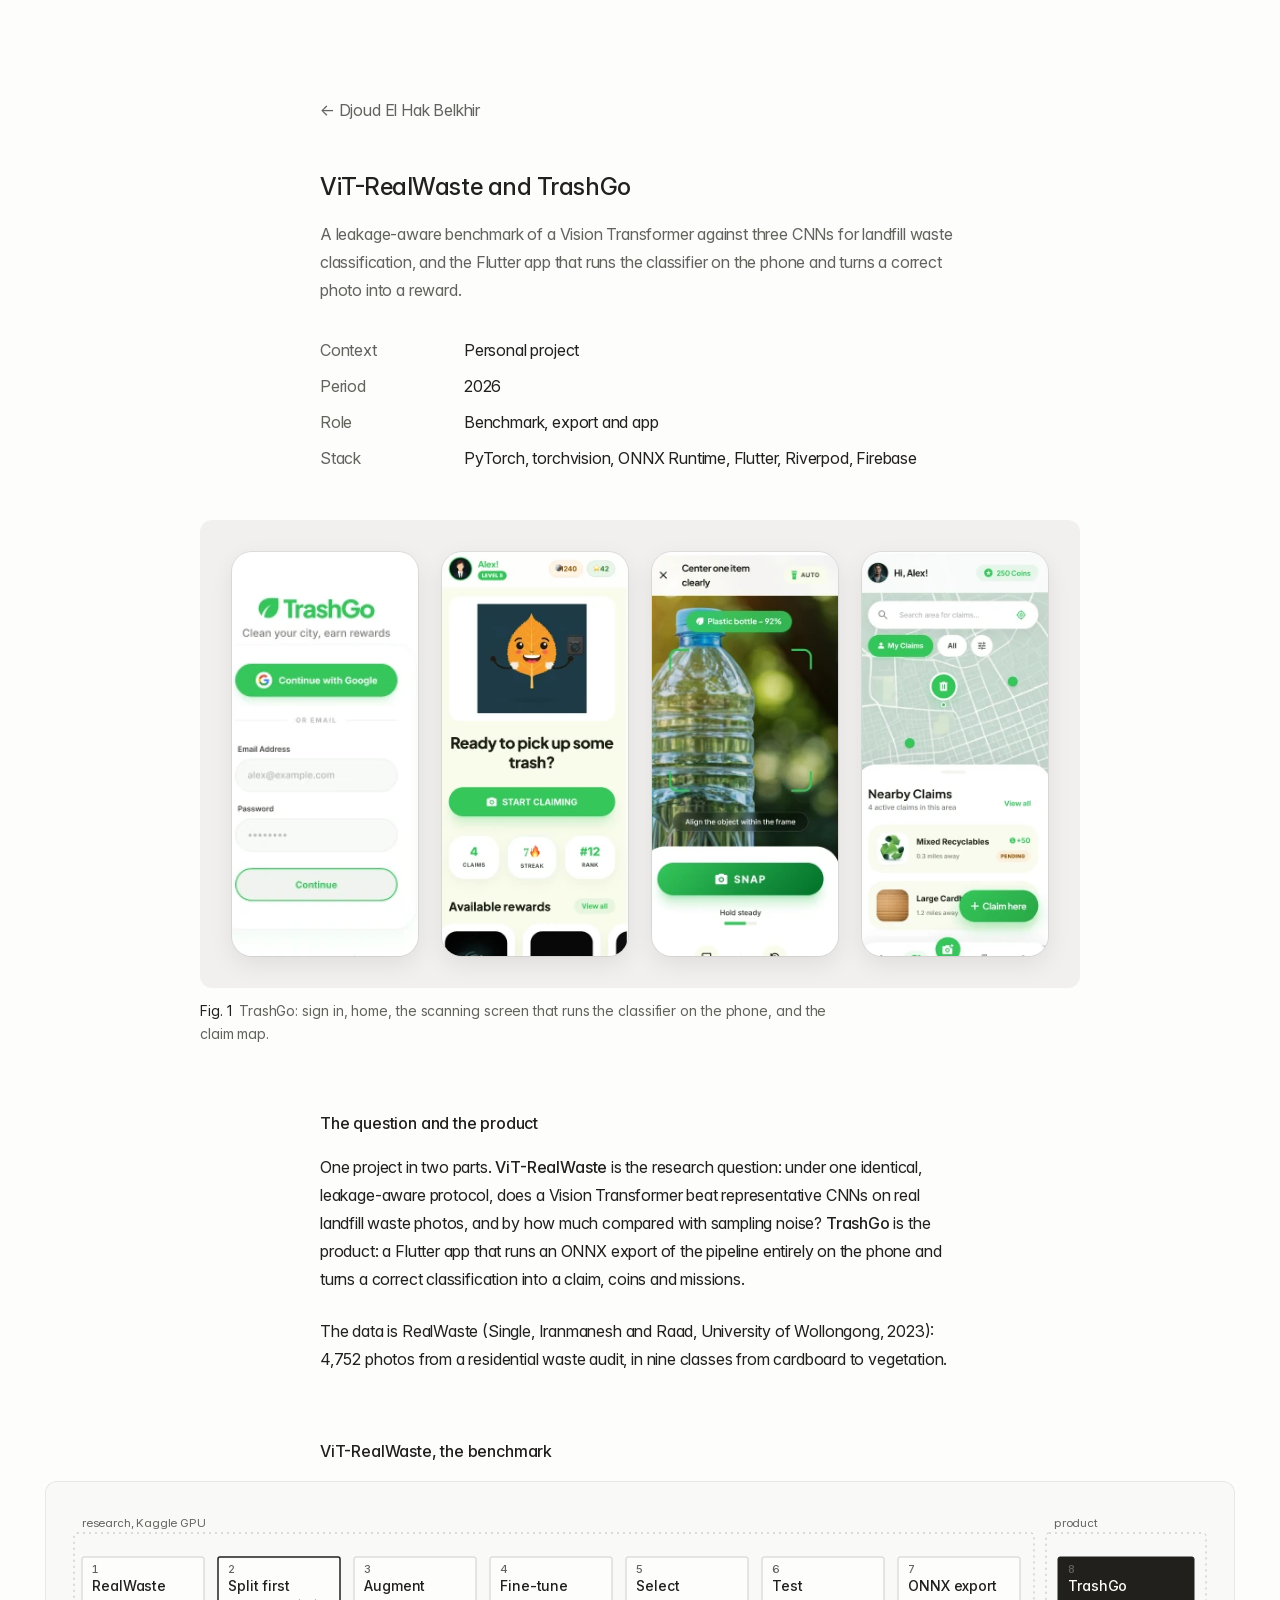
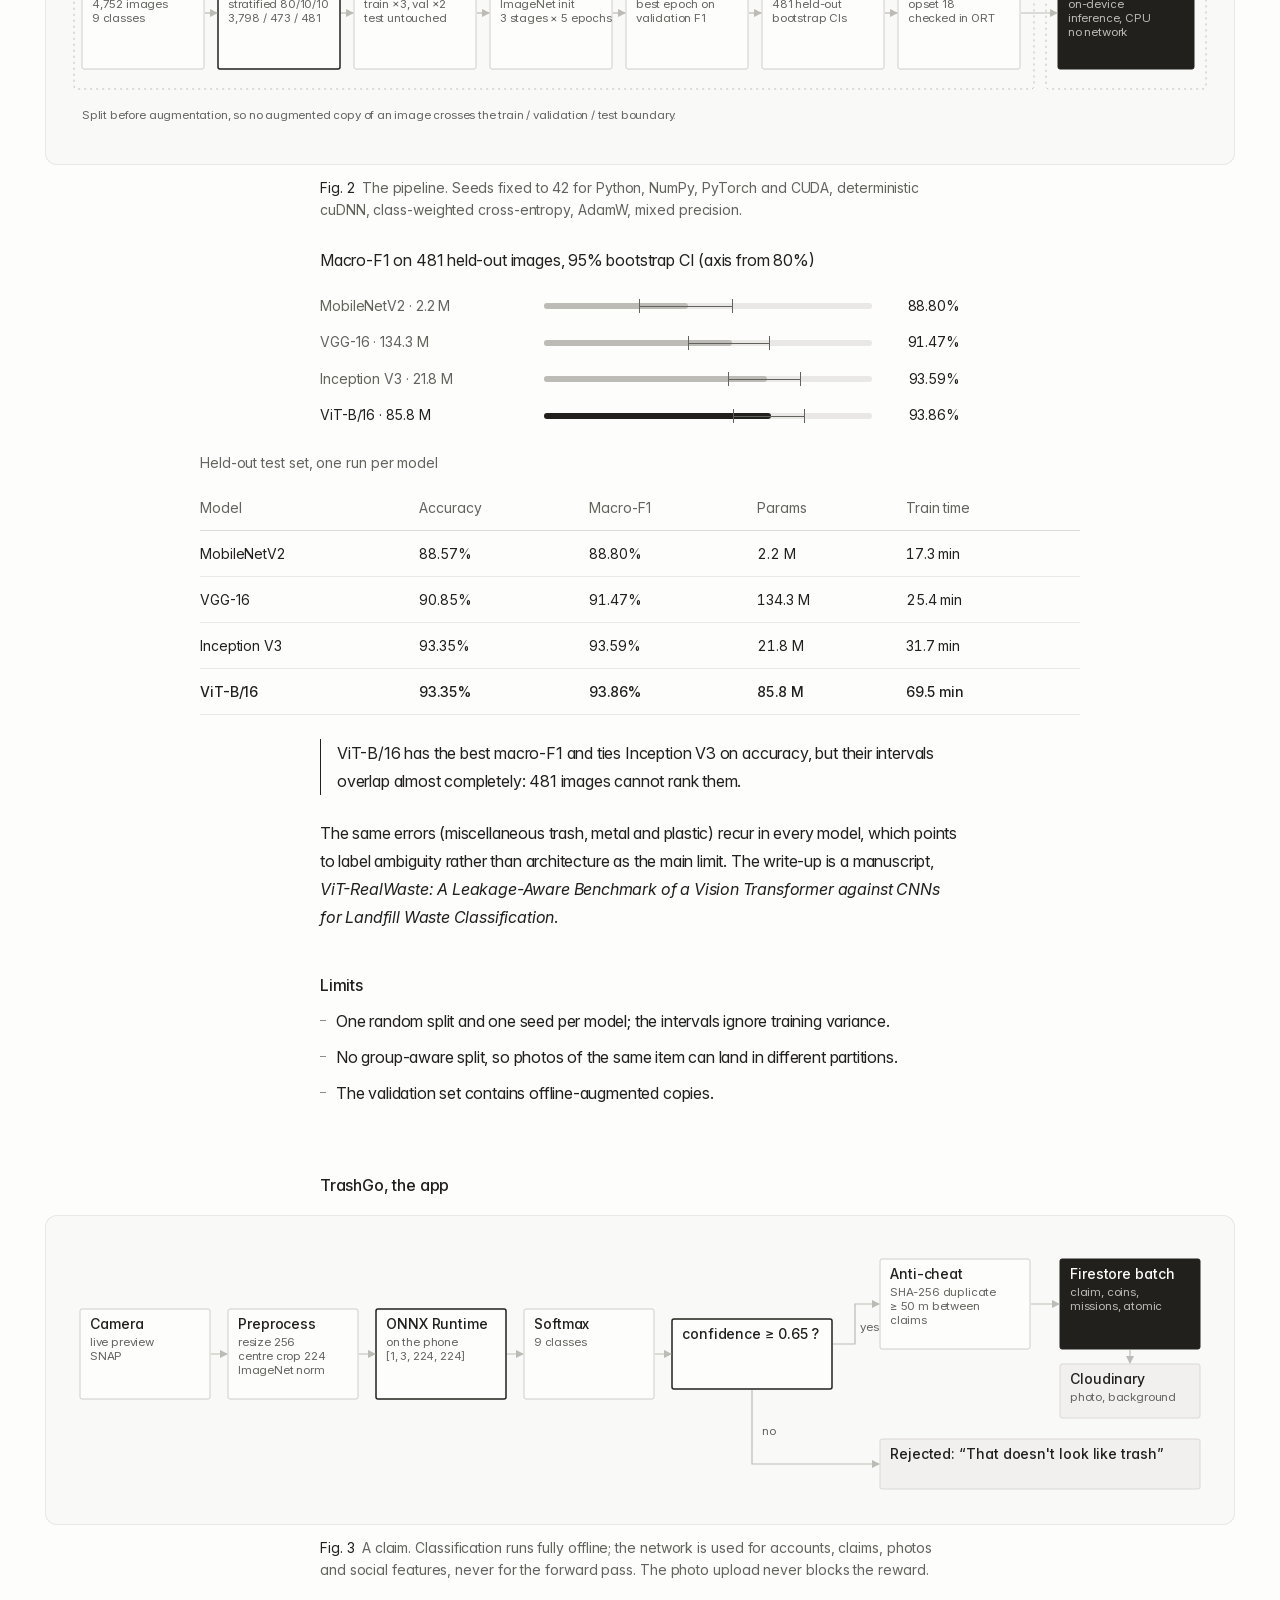
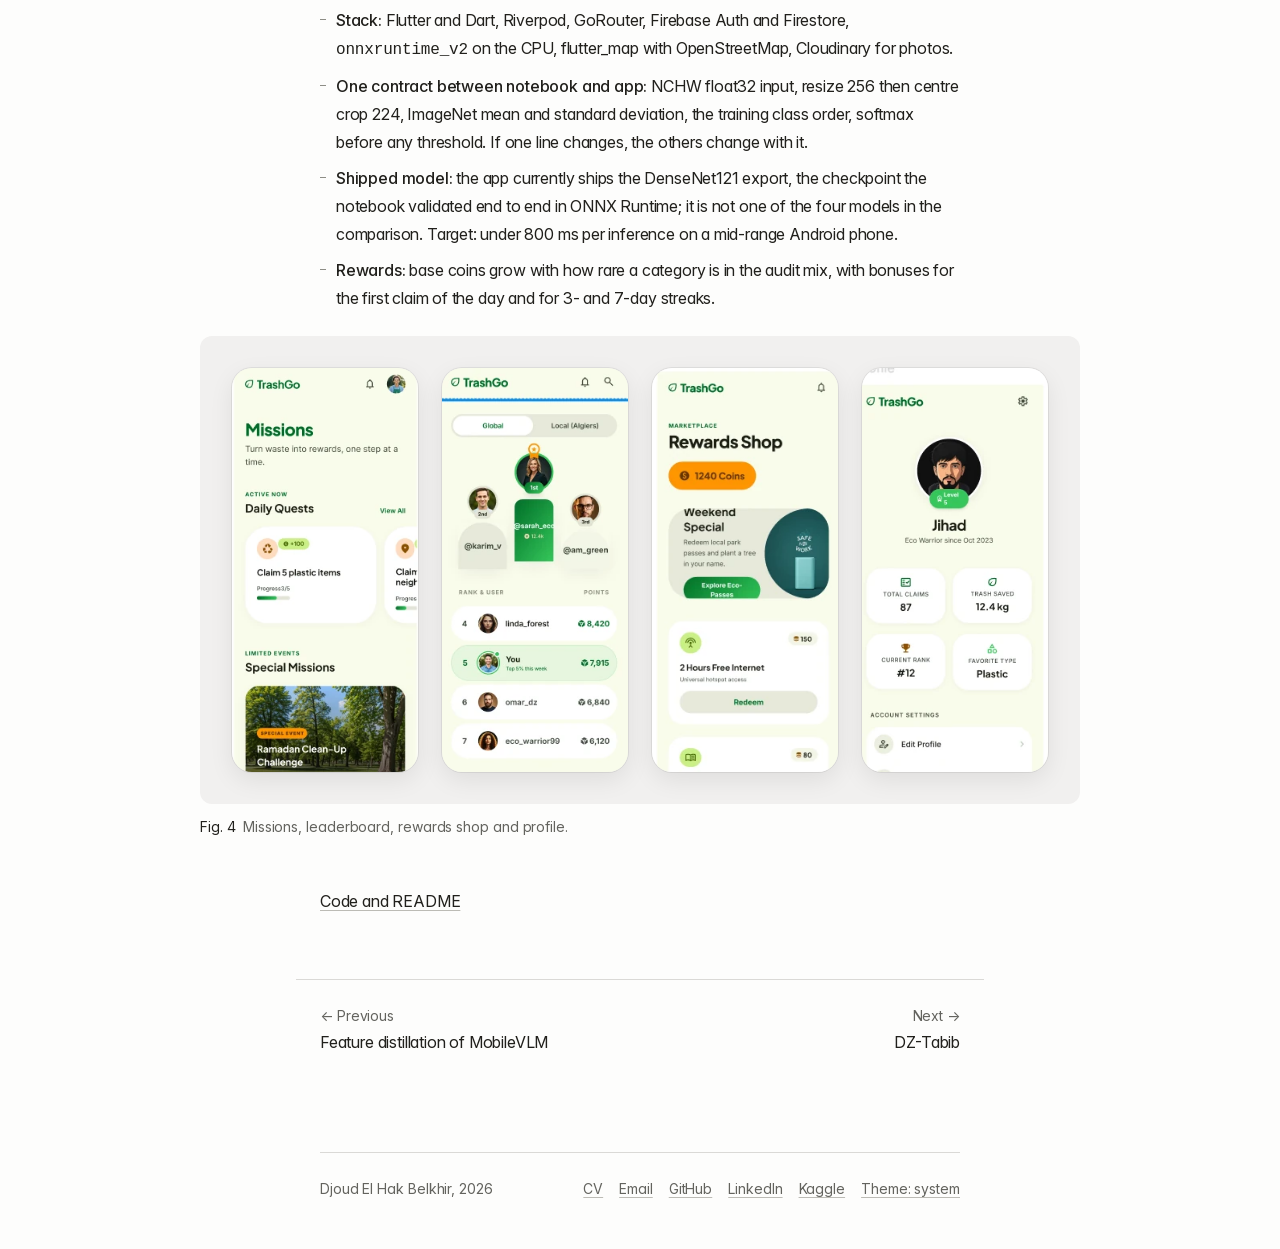
<file: projects/trashgo.html>
<!doctype html>
<html lang="en">
<head>
<meta charset="utf-8">
<meta name="viewport" content="width=device-width, initial-scale=1">
<title>ViT-RealWaste and TrashGo, Djoud El Hak Belkhir</title>
<meta name="description" content="A leakage-aware ViT vs CNN benchmark on RealWaste, and TrashGo, a Flutter app that classifies waste on the phone.">
<meta name="author" content="Djoud El Hak Belkhir">
<link rel="canonical" href="https://djihad-elhak.github.io/projects/trashgo.html">
<meta property="og:title" content="ViT-RealWaste and TrashGo, Djoud El Hak Belkhir">
<meta property="og:description" content="A leakage-aware ViT vs CNN benchmark on RealWaste, and TrashGo, a Flutter app that classifies waste on the phone.">
<meta property="og:type" content="website">
<meta property="og:url" content="https://djihad-elhak.github.io/projects/trashgo.html">
<meta property="og:image" content="https://djihad-elhak.github.io/og.jpg">
<meta property="og:image:width" content="1200">
<meta property="og:image:height" content="630">
<meta name="twitter:card" content="summary_large_image">
<meta name="color-scheme" content="light dark">
<meta name="theme-color" content="#fdfdfc" media="(prefers-color-scheme: light)">
<meta name="theme-color" content="#111110" media="(prefers-color-scheme: dark)">
<link rel="icon" href="../favicon.svg" type="image/svg+xml">
<link rel="preload" href="../fonts/inter-var.woff2" as="font" type="font/woff2" crossorigin>
<script>try{var t=localStorage.getItem("theme");if(t==="dark"||t==="light")document.documentElement.setAttribute("data-theme",t)}catch(e){}</script>
<link rel="stylesheet" href="../style.css">
</head>
<body>
<a class="skip" href="#main">Skip to content</a>
<main id="main">
<header class="page-head wrap">
  <a class="back" href="../"><span aria-hidden="true">←</span> Djoud El Hak Belkhir</a>
  <div class="title-row"><h1>ViT-RealWaste and TrashGo</h1></div>
  <p class="standfirst">A leakage-aware benchmark of a Vision Transformer against three CNNs for landfill waste classification, and the Flutter app that runs the classifier on the phone and turns a correct photo into a reward.</p>
  <dl class="factsheet">
  <div><dt>Context</dt><dd>Personal project</dd></div>
  <div><dt>Period</dt><dd>2026</dd></div>
  <div><dt>Role</dt><dd>Benchmark, export and app</dd></div>
  <div><dt>Stack</dt><dd>PyTorch, torchvision, ONNX Runtime, Flutter, Riverpod, Firebase</dd></div>
</dl>
</header>

<div class="wrap">
<figure class="phones hero-figure">
  <ul>
    <li><a href="../img/trashgo-signin.webp"><img src="../img/trashgo-signin.webp" width="173" height="376" loading="lazy" alt="Sign-in screen with Google and email options."></a></li>
    <li><a href="../img/trashgo-home.webp"><img src="../img/trashgo-home.webp" width="209" height="454" loading="lazy" alt="Home screen with a start claiming button, claims, streak and rank."></a></li>
    <li><a href="../img/trashgo-scan.webp"><img src="../img/trashgo-scan.webp" width="199" height="433" loading="lazy" alt="Camera screen: a plastic bottle labelled Plastic bottle, 92%."></a></li>
    <li><a href="../img/trashgo-map.webp"><img src="../img/trashgo-map.webp" width="204" height="443" loading="lazy" alt="Map of nearby claims."></a></li>
  </ul>
  <figcaption><span class="fig">Fig. 1</span> TrashGo: sign in, home, the scanning screen that runs the classifier on the phone, and the claim map.</figcaption>
</figure>
</div>

<section class="chapter wrap" aria-labelledby="c01">
  <div class="section-head">
    <h2 id="c01">The question and the product</h2>
  </div>
  <div class="chapter-body">

<p>One project in two parts. <b>ViT-RealWaste</b> is the research question: under one identical, leakage-aware protocol, does a Vision Transformer beat representative CNNs on real landfill waste photos, and by how much compared with sampling noise? <b>TrashGo</b> is the product: a Flutter app that runs an ONNX export of the pipeline entirely on the phone and turns a correct classification into a claim, coins and missions.</p>
<p>The data is RealWaste (Single, Iranmanesh and Raad, University of Wollongong, 2023): 4,752 photos from a residential waste audit, in nine classes from cardboard to vegetation.</p>

  </div>
</section>
<section class="chapter wrap" aria-labelledby="c02">
  <div class="section-head">
    <h2 id="c02">ViT-RealWaste, the benchmark</h2>
  </div>
  <div class="chapter-body">

<figure class="diagram" style="--w: 1140px">
  <div class="scroll" tabindex="0" role="region" aria-label="From dataset to phone, scrolls sideways on small screens">
    <svg width="1140" height="236" viewBox="0 0 1140 236" role="img" aria-labelledby="dg8-t">
      <title id="dg8-t">From dataset to phone</title>
      <defs><marker id="dg8-a" viewBox="0 0 8 8" refX="7" refY="4" markerWidth="7" markerHeight="7" orient="auto-start-reverse"><path class="dg-arrow" d="M0,0 L8,4 L0,8 z"/></marker><marker id="dg8-am" viewBox="0 0 8 8" refX="7" refY="4" markerWidth="7" markerHeight="7" orient="auto-start-reverse"><path class="dg-arrow mark" d="M0,0 L8,4 L0,8 z"/></marker></defs>
      <rect class="dg-group" x="4" y="28" width="960" height="156" rx="3"/><text class="dg-g" x="12" y="22">research, Kaggle GPU</text>
<rect class="dg-group" x="976" y="28" width="160" height="156" rx="3"/><text class="dg-g" x="984" y="22">product</text>
<rect class="dg-box" x="12" y="52" width="122" height="112" rx="2"/>
<text class="dg-k" x="22" y="68">1</text>
<text class="dg-t" x="22" y="86">RealWaste</text>
<text class="dg-s" x="22" y="103">4,752 images</text>
<text class="dg-s" x="22" y="117">9 classes</text>
<rect class="dg-box mark" x="148" y="52" width="122" height="112" rx="2"/>
<text class="dg-k" x="158" y="68">2</text>
<text class="dg-t" x="158" y="86">Split first</text>
<text class="dg-s" x="158" y="103">stratified 80/10/10</text>
<text class="dg-s" x="158" y="117">3,798 / 473 / 481</text>
<polyline class="dg-e" points="135,108.0 147,108.0" marker-end="url(#dg8-a)"/>
<rect class="dg-box" x="284" y="52" width="122" height="112" rx="2"/>
<text class="dg-k" x="294" y="68">3</text>
<text class="dg-t" x="294" y="86">Augment</text>
<text class="dg-s" x="294" y="103">train ×3, val ×2</text>
<text class="dg-s" x="294" y="117">test untouched</text>
<polyline class="dg-e" points="271,108.0 283,108.0" marker-end="url(#dg8-a)"/>
<rect class="dg-box" x="420" y="52" width="122" height="112" rx="2"/>
<text class="dg-k" x="430" y="68">4</text>
<text class="dg-t" x="430" y="86">Fine-tune</text>
<text class="dg-s" x="430" y="103">ImageNet init</text>
<text class="dg-s" x="430" y="117">3 stages × 5 epochs</text>
<polyline class="dg-e" points="407,108.0 419,108.0" marker-end="url(#dg8-a)"/>
<rect class="dg-box" x="556" y="52" width="122" height="112" rx="2"/>
<text class="dg-k" x="566" y="68">5</text>
<text class="dg-t" x="566" y="86">Select</text>
<text class="dg-s" x="566" y="103">best epoch on</text>
<text class="dg-s" x="566" y="117">validation F1</text>
<polyline class="dg-e" points="543,108.0 555,108.0" marker-end="url(#dg8-a)"/>
<rect class="dg-box" x="692" y="52" width="122" height="112" rx="2"/>
<text class="dg-k" x="702" y="68">6</text>
<text class="dg-t" x="702" y="86">Test</text>
<text class="dg-s" x="702" y="103">481 held-out</text>
<text class="dg-s" x="702" y="117">bootstrap CIs</text>
<polyline class="dg-e" points="679,108.0 691,108.0" marker-end="url(#dg8-a)"/>
<rect class="dg-box" x="828" y="52" width="122" height="112" rx="2"/>
<text class="dg-k" x="838" y="68">7</text>
<text class="dg-t" x="838" y="86">ONNX export</text>
<text class="dg-s" x="838" y="103">opset 18</text>
<text class="dg-s" x="838" y="117">checked in ORT</text>
<polyline class="dg-e" points="815,108.0 827,108.0" marker-end="url(#dg8-a)"/>
<rect class="dg-box dark" x="988" y="52" width="136" height="112" rx="2"/>
<text class="dg-k" x="998" y="68">8</text>
<text class="dg-t on-dark" x="998" y="86">TrashGo</text>
<text class="dg-s on-dark-s" x="998" y="103">on-device</text>
<text class="dg-s on-dark-s" x="998" y="117">inference, CPU</text>
<text class="dg-s on-dark-s" x="998" y="131">no network</text>
<polyline class="dg-e" points="951,108 987,108" marker-end="url(#dg8-a)"/>
<text class="dg-s" x="12" y="214" text-anchor="start">Split before augmentation, so no augmented copy of an image crosses the train / validation / test boundary.</text>
    </svg>
  </div>
  <figcaption><span class="fig">Fig. 2</span> The pipeline. Seeds fixed to 42 for Python, NumPy, PyTorch and CUDA, deterministic cuDNN, class-weighted cross-entropy, AdamW, mixed precision.</figcaption>
</figure>
<div class="bars" role="group" aria-label="Macro-F1 on 481 held-out images, 95% bootstrap CI (axis from 80%)">
<p class="bars-title">Macro-F1 on 481 held-out images, 95% bootstrap CI (axis from 80%)</p>
<div class="row"><span>MobileNetV2 · 2.2 M</span><span class="track" aria-hidden="true"><span class="fill" style="width:44.0%"></span><span class="ci" style="left:29.0%;width:28.5%"></span></span><span class="val">88.80%</span></div>
<div class="row"><span>VGG-16 · 134.3 M</span><span class="track" aria-hidden="true"><span class="fill" style="width:57.3%"></span><span class="ci" style="left:44.0%;width:25.0%"></span></span><span class="val">91.47%</span></div>
<div class="row"><span>Inception V3 · 21.8 M</span><span class="track" aria-hidden="true"><span class="fill" style="width:68.0%"></span><span class="ci" style="left:56.0%;width:22.5%"></span></span><span class="val">93.59%</span></div>
<div class="row hl"><span>ViT-B/16 · 85.8 M</span><span class="track" aria-hidden="true"><span class="fill" style="width:69.3%"></span><span class="ci" style="left:57.5%;width:22.0%"></span></span><span class="val">93.86%</span></div>
</div>
<div class="table-scroll" tabindex="0"><table class="results wide">
<caption>Held-out test set, one run per model</caption>
<thead><tr><th scope="col">Model</th><th scope="col">Accuracy</th><th scope="col">Macro-F1</th><th scope="col">Params</th><th scope="col">Train time</th></tr></thead>
<tbody>
<tr><th scope="row">MobileNetV2</th><td>88.57%</td><td>88.80%</td><td>2.2 M</td><td>17.3 min</td></tr>
<tr><th scope="row">VGG-16</th><td>90.85%</td><td>91.47%</td><td>134.3 M</td><td>25.4 min</td></tr>
<tr><th scope="row">Inception V3</th><td>93.35%</td><td>93.59%</td><td>21.8 M</td><td>31.7 min</td></tr>
<tr class="hl"><th scope="row">ViT-B/16</th><td>93.35%</td><td>93.86%</td><td>85.8 M</td><td>69.5 min</td></tr>
</tbody></table></div>
<p class="pull">ViT-B/16 has the best macro-F1 and ties Inception V3 on accuracy, but their intervals overlap almost completely: 481 images cannot rank them.</p>
<p>The same errors (miscellaneous trash, metal and plastic) recur in every model, which points to label ambiguity rather than architecture as the main limit. The write-up is a manuscript, <em>ViT-RealWaste: A Leakage-Aware Benchmark of a Vision Transformer against CNNs for Landfill Waste Classification</em>.</p>
<h3>Limits</h3>
<ul class="ticks">
  <li>One random split and one seed per model; the intervals ignore training variance.</li>
  <li>No group-aware split, so photos of the same item can land in different partitions.</li>
  <li>The validation set contains offline-augmented copies.</li>
</ul>

  </div>
</section>
<section class="chapter wrap" aria-labelledby="c03">
  <div class="section-head">
    <h2 id="c03">TrashGo, the app</h2>
  </div>
  <div class="chapter-body">

<figure class="diagram" style="--w: 1140px">
  <div class="scroll" tabindex="0" role="region" aria-label="Claiming flow in TrashGo, scrolls sideways on small screens">
    <svg width="1140" height="262" viewBox="0 0 1140 262" role="img" aria-labelledby="dg9-t">
      <title id="dg9-t">Claiming flow in TrashGo</title>
      <defs><marker id="dg9-a" viewBox="0 0 8 8" refX="7" refY="4" markerWidth="7" markerHeight="7" orient="auto-start-reverse"><path class="dg-arrow" d="M0,0 L8,4 L0,8 z"/></marker><marker id="dg9-am" viewBox="0 0 8 8" refX="7" refY="4" markerWidth="7" markerHeight="7" orient="auto-start-reverse"><path class="dg-arrow mark" d="M0,0 L8,4 L0,8 z"/></marker></defs>
      <rect class="dg-box" x="10" y="70" width="130" height="90" rx="2"/>
<text class="dg-t" x="20" y="90">Camera</text>
<text class="dg-s" x="20" y="107">live preview</text>
<text class="dg-s" x="20" y="121">SNAP</text>
<rect class="dg-box" x="158" y="70" width="130" height="90" rx="2"/>
<text class="dg-t" x="168" y="90">Preprocess</text>
<text class="dg-s" x="168" y="107">resize 256</text>
<text class="dg-s" x="168" y="121">centre crop 224</text>
<text class="dg-s" x="168" y="135">ImageNet norm</text>
<polyline class="dg-e" points="141,115.0 157,115.0" marker-end="url(#dg9-a)"/>
<rect class="dg-box mark" x="306" y="70" width="130" height="90" rx="2"/>
<text class="dg-t" x="316" y="90">ONNX Runtime</text>
<text class="dg-s" x="316" y="107">on the phone</text>
<text class="dg-s" x="316" y="121">[1, 3, 224, 224]</text>
<polyline class="dg-e" points="289,115.0 305,115.0" marker-end="url(#dg9-a)"/>
<rect class="dg-box" x="454" y="70" width="130" height="90" rx="2"/>
<text class="dg-t" x="464" y="90">Softmax</text>
<text class="dg-s" x="464" y="107">9 classes</text>
<polyline class="dg-e" points="437,115.0 453,115.0" marker-end="url(#dg9-a)"/>
<rect class="dg-box mark" x="602" y="80" width="160" height="70" rx="2"/>
<text class="dg-t" x="612" y="100">confidence ≥ 0.65 ?</text>
<polyline class="dg-e" points="585,115 601,115" marker-end="url(#dg9-a)"/>
<rect class="dg-box" x="810" y="20" width="150" height="90" rx="2"/>
<text class="dg-t" x="820" y="40">Anti-cheat</text>
<text class="dg-s" x="820" y="57">SHA-256 duplicate</text>
<text class="dg-s" x="820" y="71">≥ 50 m between</text>
<text class="dg-s" x="820" y="85">claims</text>
<rect class="dg-box dark" x="990" y="20" width="140" height="90" rx="2"/>
<text class="dg-t on-dark" x="1000" y="40">Firestore batch</text>
<text class="dg-s on-dark-s" x="1000" y="57">claim, coins,</text>
<text class="dg-s on-dark-s" x="1000" y="71">missions, atomic</text>
<rect class="dg-box soft" x="990" y="125" width="140" height="54" rx="2"/>
<text class="dg-t" x="1000" y="145">Cloudinary</text>
<text class="dg-s" x="1000" y="162">photo, background</text>
<rect class="dg-box soft" x="810" y="200" width="320" height="50" rx="2"/>
<text class="dg-t" x="820" y="220">Rejected: “That doesn&#x27;t look like trash”</text>
<polyline class="dg-e" points="763,105 785,105 785,65 809,65" marker-end="url(#dg9-a)"/>
<text class="dg-l" x="790" y="92" text-anchor="start">yes</text>
<polyline class="dg-e" points="961,65 989,65" marker-end="url(#dg9-a)"/>
<polyline class="dg-e" points="1060,111 1060,124" marker-end="url(#dg9-a)"/>
<polyline class="dg-e" points="682,151 682,225 809,225" marker-end="url(#dg9-a)"/>
<text class="dg-l" x="692" y="196" text-anchor="start">no</text>
    </svg>
  </div>
  <figcaption><span class="fig">Fig. 3</span> A claim. Classification runs fully offline; the network is used for accounts, claims, photos and social features, never for the forward pass. The photo upload never blocks the reward.</figcaption>
</figure>
<ul class="ticks">
  <li><b>Stack:</b> Flutter and Dart, Riverpod, GoRouter, Firebase Auth and Firestore, <code>onnxruntime_v2</code> on the CPU, flutter_map with OpenStreetMap, Cloudinary for photos.</li>
  <li><b>One contract between notebook and app:</b> NCHW float32 input, resize 256 then centre crop 224, ImageNet mean and standard deviation, the training class order, softmax before any threshold. If one line changes, the others change with it.</li>
  <li><b>Shipped model:</b> the app currently ships the DenseNet121 export, the checkpoint the notebook validated end to end in ONNX Runtime; it is not one of the four models in the comparison. Target: under 800&nbsp;ms per inference on a mid-range Android phone.</li>
  <li><b>Rewards:</b> base coins grow with how rare a category is in the audit mix, with bonuses for the first claim of the day and for 3- and 7-day streaks.</li>
</ul>
<figure class="phones">
  <ul>
    <li><a href="../img/trashgo-missions.webp"><img src="../img/trashgo-missions.webp" width="239" height="520" loading="lazy" alt="Missions: daily quests and special events."></a></li>
    <li><a href="../img/trashgo-ranking.webp"><img src="../img/trashgo-ranking.webp" width="231" height="502" loading="lazy" alt="Leaderboard with a podium."></a></li>
    <li><a href="../img/trashgo-rewards.webp"><img src="../img/trashgo-rewards.webp" width="217" height="472" loading="lazy" alt="Rewards shop."></a></li>
    <li><a href="../img/trashgo-profile.webp"><img src="../img/trashgo-profile.webp" width="232" height="504" loading="lazy" alt="Profile with total claims, trash saved and rank."></a></li>
  </ul>
  <figcaption><span class="fig">Fig. 4</span> Missions, leaderboard, rewards shop and profile.</figcaption>
</figure>
<p class="links-row"><a href="https://github.com/djihad-elhak/waste-net">Code and README</a></p>

  </div>
</section>

<nav class="pager wrap" aria-label="Other projects"><a class="prev" href="kd-vlm.html"><span>← Previous</span><b>Feature distillation of MobileVLM</b></a><a class="next" href="dz-tabib.html"><span>Next →</span><b>DZ-Tabib</b></a></nav>
</main>

<footer class="site-footer wrap">
  <div class="foot">
    <p>Djoud El Hak Belkhir, 2026</p>
    <ul>
      <li><a href="../cv.html">CV</a></li><li><a href="mailto:djoudelhak@gmail.com">Email</a></li>
      <li><a href="https://github.com/djihad-elhak" rel="me noopener">GitHub</a></li>
      <li><a href="https://www.linkedin.com/in/djoud-el-hak-belkhir-055977223/" rel="me noopener">LinkedIn</a></li>
      <li><a href="https://www.kaggle.com/djihadelhakbelkhir" rel="me noopener">Kaggle</a></li>
      <li><button class="theme-toggle" type="button">Theme: system</button></li>
    </ul>
  </div>
</footer>
<script src="../site.js" defer></script>

</body>
</html>
</file>
<file: style.css>
/* ==========================================================================
   Djoud El Hak Belkhir — portfolio stylesheet
   Every value below has a reason; DESIGN.md gives the full rationale.

   Column     640px text column (Emil Kowalski 644px, Paco Coursey 640px): ~70 characters
              at 16px, inside the 45–75 character range for comfortable reading.
              Figures on case studies widen to 880px so screenshots stay legible.
   Type       Inter only, three sizes (14 / 16 / 24) and two weights (400 / 500).
              Hierarchy comes from colour, not size or bold, as on both reference sites.
              Tracking follows Inter's dynamic-metrics formula
              -0.0223 + 0.185·e^(-0.1745·size): 14px −0.006em, 16px −0.011em, 24px −0.019em.
   Colour     Radix "sand" scale (the scale Emil Kowalski's site uses). Step 12 for primary
              text, step 11 for secondary text (5.9:1 on the background, 9.0:1 in dark; WCAG AA), step 6 for
              hairlines, step 8 for link underlines. No accent colour: links are marked by
              their underline, emphasis by contrast.
   Spacing    4px base unit: 8 · 12 · 16 · 24 · 32 · 48 · 64 · 96.
   ========================================================================== */

@font-face { font-family: "Inter"; src: url("fonts/inter-var.woff2") format("woff2"); font-weight: 100 900; font-style: normal; font-display: swap; }
@font-face { font-family: "Inter"; src: url("fonts/inter-var-italic.woff2") format("woff2"); font-weight: 100 900; font-style: italic; font-display: swap; }

/* -------------------------------------------------------------- tokens */
:root {
  /* Radix sand, light */
  --c1: #fdfdfc;   /* page background */
  --c2: #f9f9f8;   /* raised surface */
  --c3: #f1f0ef;   /* figure well */
  --c4: #e9e8e6;   /* table rules */
  --c6: #dad9d6;   /* hairline */
  --c7: #cfceca;   /* diagram strokes */
  --c8: #bcbbb5;   /* link underline, chart bars */
  --c9: #8d8d86;   /* markers */
  --c11: #63635e;  /* secondary text */
  --c12: #21201c;  /* primary text */
  --img-edge: rgba(33, 32, 28, 0.08);

  --font: "Inter", ui-sans-serif, system-ui, -apple-system, "Segoe UI", Roboto, sans-serif;
  --text: 1rem;          /* 16px */
  --small: 0.875rem;     /* 14px */
  --large: 1.5rem;       /* 24px */
  --track: -0.011em;
  --track-small: -0.006em;
  --track-large: -0.019em;
  --leading: 1.75;       /* 28px at 16px */

  --s2: 0.5rem; --s3: 0.75rem; --s4: 1rem; --s6: 1.5rem; --s8: 2rem; --s12: 3rem; --s16: 4rem; --s24: 6rem;
  --col: 40rem;          /* 640px */
  --wide: 55rem;         /* 880px */
  --pad: 1.5rem;
  --radius: 12px;
  --ease: cubic-bezier(0.2, 0, 0, 1);
  color-scheme: light;
}
:root[data-theme="dark"] {
  /* Radix sand, dark */
  --c1: #111110; --c2: #191918; --c3: #222221; --c4: #2a2a28; --c6: #3b3a37; --c7: #494844;
  --c8: #62605b; --c9: #6f6d66; --c11: #b5b3ad; --c12: #eeeeec;
  --img-edge: rgba(238, 238, 236, 0.08);
  color-scheme: dark;
}
@media (prefers-color-scheme: dark) {
  :root:not([data-theme="light"]) {
    --c1: #111110; --c2: #191918; --c3: #222221; --c4: #2a2a28; --c6: #3b3a37; --c7: #494844;
    --c8: #62605b; --c9: #6f6d66; --c11: #b5b3ad; --c12: #eeeeec;
    --img-edge: rgba(238, 238, 236, 0.08);
    color-scheme: dark;
  }
}

/* -------------------------------------------------------------- base */
*, *::before, *::after { box-sizing: border-box; }
html { -webkit-text-size-adjust: 100%; text-size-adjust: 100%; }
@media (prefers-reduced-motion: no-preference) { html { scroll-behavior: smooth; } }
body {
  margin: 0; background: var(--c1); color: var(--c12);
  font: 400 var(--text) / var(--leading) var(--font); letter-spacing: var(--track);
  font-optical-sizing: auto; font-feature-settings: "cv11", "calt";
  -webkit-font-smoothing: antialiased; -moz-osx-font-smoothing: grayscale;
}
h1, h2, h3, h4, p, dl, dd, figure, ul, ol { margin: 0; }
h1, h2, h3, h4 { font-size: inherit; font-weight: 500; line-height: inherit; }
ul, ol { padding: 0; list-style: none; }
img, svg, video { display: block; max-width: 100%; }
img { height: auto; }
b, strong { font-weight: 500; }
::selection { background: var(--c6); }

a { color: inherit; text-decoration: underline; text-decoration-color: var(--c8); text-decoration-thickness: 1px; text-underline-offset: 3px; transition: text-decoration-color 150ms var(--ease), color 150ms var(--ease); }
a:hover { text-decoration-color: currentColor; }
:focus-visible { outline: 2px solid var(--c12); outline-offset: 3px; border-radius: 2px; }

.skip { position: absolute; left: -999px; top: var(--s3); z-index: 20; padding: var(--s2) var(--s3); background: var(--c12); color: var(--c1); border-radius: 6px; text-decoration: none; }
.skip:focus { left: var(--s3); }

.wrap { width: 100%; max-width: calc(var(--col) + 2 * var(--pad)); margin-inline: auto; padding-inline: var(--pad); }
.muted { color: var(--c11); }
.small { font-size: var(--small); letter-spacing: var(--track-small); }
.num, .year, .dates, .results td, .bars .val { font-variant-numeric: tabular-nums; }

/* -------------------------------------------------------------- page frame */
main { padding-top: var(--s24); }
.back { display: inline-block; margin-bottom: var(--s12); line-height: 1.5; color: var(--c11); text-decoration: none; }
.back:hover { color: var(--c12); }
.back span { display: inline-block; transition: transform 150ms var(--ease); }
.back:hover span { transform: translateX(-2px); }

.site-footer { margin-top: var(--s24); }
.foot { display: flex; flex-wrap: wrap; justify-content: space-between; gap: var(--s2) var(--s6); padding-top: var(--s6); padding-bottom: var(--s12); border-top: 1px solid var(--c6); font-size: var(--small); letter-spacing: var(--track-small); color: var(--c11); }
.foot > * { margin: 0; }
.foot ul { display: flex; flex-wrap: wrap; gap: 0 var(--s4); }
.foot a { color: var(--c11); }
.foot a:hover { color: var(--c12); }
.theme-toggle { font: inherit; letter-spacing: inherit; color: var(--c11); background: none; border: 0; padding: 0; cursor: pointer; text-decoration: underline; text-decoration-color: var(--c8); text-underline-offset: 3px; transition: color 150ms var(--ease), text-decoration-color 150ms var(--ease); }
.theme-toggle:hover { color: var(--c12); text-decoration-color: currentColor; }

/* -------------------------------------------------------------- sections */
.section { margin-top: var(--s16); }
.label { display: block; margin-bottom: var(--s6); font-size: var(--small); letter-spacing: var(--track-small); font-weight: 400; color: var(--c11); }

/* -------------------------------------------------------------- home: intro */
.id { display: flex; align-items: center; gap: var(--s4); }
.avatar { width: 3rem; height: 3rem; flex: none; border-radius: 50%; object-fit: cover; background: var(--c3); box-shadow: 0 0 0 1px var(--img-edge); }
.id h1, .id p { line-height: 1.5; }
.id p { color: var(--c11); }
.prose { display: grid; gap: var(--s4); }
.intro .prose { margin-top: var(--s8); }

/* -------------------------------------------------------------- home: selected work */
.work { display: grid; gap: var(--s12); }
.card { display: grid; gap: var(--s4); }
.card > a.media-link { display: block; border-radius: var(--radius); }
/* Media wells: every project image sits on the same neutral well, inset so that the inner
   image keeps the 16:10 ratio exactly (padding 5% / 8% of the width: (W−16%)/(W/1.6−10%) = 1.6). */
.media { position: relative; overflow: hidden; aspect-ratio: 16 / 10; padding: 5% 8%; border-radius: var(--radius); background: var(--c3); }
.media img { width: 100%; height: 100%; object-fit: cover; border-radius: 6px; box-shadow: 0 0 0 1px var(--img-edge), 0 4px 16px rgba(0, 0, 0, 0.06); transition: transform 400ms var(--ease); }
.media.float img { border-radius: 0; box-shadow: none; object-fit: contain; }
@media (hover: hover) and (prefers-reduced-motion: no-preference) { .card > a.media-link:hover img { transform: scale(1.015); } }
.card-head { display: flex; justify-content: space-between; align-items: baseline; gap: var(--s4); }
/* Titles that are links: no underline at rest (a list of titles is self-evidently navigable,
   as on both references); underline on hover and focus. Links inside sentences stay underlined. */
.card-head a, .list h3 a { text-decoration-color: transparent; }
.card-head a:hover, .list h3 a:hover, .card-head a:focus-visible, .list h3 a:focus-visible { text-decoration-color: currentColor; }
.ext { color: var(--c11); font-weight: 400; margin-left: 0.15em; }
.year { flex: none; font-size: var(--small); letter-spacing: var(--track-small); color: var(--c11); }
.card-body { display: grid; gap: var(--s2); }
.card-body p { color: var(--c11); }
.facts, .card-links { display: flex; flex-wrap: wrap; gap: 0 var(--s4); font-size: var(--small); letter-spacing: var(--track-small); color: var(--c11); }
.facts b { color: var(--c12); }

/* -------------------------------------------------------------- lists: experience, education, other work */
.list { display: grid; gap: var(--s6); }
.list li { display: grid; grid-template-columns: minmax(0, 1fr) auto; column-gap: var(--s6); }
.list li > :not(.dates) { grid-column: 1; }
.list .dates { grid-column: 2; grid-row: 1; font-size: var(--small); letter-spacing: var(--track-small); color: var(--c11); line-height: calc(var(--leading) * var(--text)); }
.list p { color: var(--c11); }
.elsewhere { display: flex; flex-wrap: wrap; gap: var(--s2) var(--s6); }

/* -------------------------------------------------------------- CV */
.cv-head { display: flex; flex-wrap: wrap; justify-content: space-between; align-items: flex-start; gap: var(--s4) var(--s8); }
.cv-head h1, .cv-head p { line-height: 1.5; }
.cv-head p { color: var(--c11); }
.cv-contact { margin-top: var(--s4); display: flex; flex-wrap: wrap; gap: 0 var(--s4); }
.entries { display: grid; gap: var(--s8); }
.entry header { display: grid; grid-template-columns: minmax(0, 1fr) auto; column-gap: var(--s6); }
.entry header > :not(.dates) { grid-column: 1; }
.entry .dates { grid-column: 2; grid-row: 1; font-size: var(--small); letter-spacing: var(--track-small); color: var(--c11); line-height: calc(var(--leading) * var(--text)); }
.entry .org { color: var(--c11); }
.entry > p, .entry > ul { margin-top: var(--s2); color: var(--c11); }
.entry > ul { display: grid; gap: var(--s2); }
.entry > ul li, .ticks li { position: relative; padding-left: var(--s4); }
.entry > ul li::before, .ticks li::before { content: ""; position: absolute; left: 0; top: calc(0.875em - 0.5px); width: 6px; height: 1px; background: var(--c9); }
.entry .stack { font-size: var(--small); letter-spacing: var(--track-small); }
.skills { display: grid; grid-template-columns: 10rem minmax(0, 1fr); gap: var(--s3) var(--s6); }
.skills dd { color: var(--c11); }

/* -------------------------------------------------------------- case study: head */
.page-head h1 { font-size: var(--large); line-height: 1.4; letter-spacing: var(--track-large); text-wrap: balance; }
.title-row { display: flex; align-items: center; gap: var(--s4); }
.standfirst { margin-top: var(--s4); color: var(--c11); }
.factsheet { margin-top: var(--s8); display: grid; grid-template-columns: 7.5rem minmax(0, 1fr); gap: var(--s2) var(--s6); }
.factsheet > div { display: contents; }
.factsheet dt { color: var(--c11); }
.links-row { margin-top: var(--s6); display: flex; flex-wrap: wrap; gap: 0 var(--s6); }
.logo { display: block; width: 2.5rem; height: 2.5rem; flex: none; border-radius: 10px; overflow: hidden; background: #fff; box-shadow: 0 0 0 1px var(--img-edge); }
.logo img { width: 100%; height: 100%; object-fit: cover; }
.crumbs { display: none; }

/* -------------------------------------------------------------- case study: chapters */
.chapter { margin-top: var(--s16); }
.section-head { margin-bottom: var(--s4); }
.section-head .label { display: none; }
.section-head h2 { font-size: var(--text); }
.chapter-body { display: grid; gap: var(--s6); }
.chapter-body h3 { margin-top: var(--s4); }
.chapter-body h3 + p, .chapter-body h3 + ul { margin-top: calc(-1 * var(--s4)); }
.ticks { display: grid; gap: var(--s2); }
.steps { display: grid; gap: var(--s2); counter-reset: s; }
.steps li { counter-increment: s; position: relative; padding-left: var(--s8); }
.steps li::before { content: counter(s) "."; position: absolute; left: 0; color: var(--c11); font-variant-numeric: tabular-nums; }
.pull { padding-left: var(--s4); border-left: 1px solid var(--c12); }
.note { font-size: var(--small); letter-spacing: var(--track-small); color: var(--c11); }
.fp { margin-left: -0.08em; }
sup { font-size: 0.72em; line-height: 0; }

/* -------------------------------------------------------------- figures: wider than the text column */
.chapter-body > .gallery, .chapter-body > .table-scroll, .chapter-body > .plate, .chapter-body > .phones, .hero-figure {
  width: min(var(--wide), 100vw - 2 * var(--pad)); margin-inline: calc((min(var(--wide), 100vw - 2 * var(--pad)) - 100%) / -2);
}
.hero-figure { margin-top: var(--s12); }
figure { display: grid; gap: var(--s3); }
figcaption { max-width: var(--col); font-size: var(--small); letter-spacing: var(--track-small); line-height: 1.6; color: var(--c11); }
.fig { color: var(--c12); margin-right: 0.25em; }
.plate > a, .plate > img, .video-plate video { position: relative; display: block; overflow: hidden; border-radius: var(--radius); background: var(--c3); box-shadow: 0 0 0 1px var(--img-edge); }
.plate img { width: 100%; }
.video-plate video { width: 100%; height: auto; background: #000; }
.chapters { display: flex; flex-wrap: wrap; gap: var(--s2) var(--s4); font-size: var(--small); letter-spacing: var(--track-small); }
.chapters button { font: inherit; letter-spacing: inherit; color: var(--c11); background: none; border: 0; padding: 0; cursor: pointer; transition: color 150ms var(--ease); }
.chapters button:hover { color: var(--c12); }
.chapters button span { margin-right: 0.35em; font-variant-numeric: tabular-nums; }
.gallery { display: grid; grid-template-columns: repeat(2, minmax(0, 1fr)); gap: var(--s8) var(--s6); }
.gallery .span-full { grid-column: 1 / -1; }
.phones { display: grid; gap: var(--s3); }
.phones ul { display: grid; grid-template-columns: repeat(4, minmax(0, 1fr)); gap: var(--s6); padding: var(--s8); border-radius: var(--radius); background: var(--c3); }
.phones a { display: block; max-width: 12.5rem; margin: 0 auto; overflow: hidden; border-radius: 20px; box-shadow: 0 0 0 1px var(--img-edge), 0 8px 24px rgba(0, 0, 0, 0.08); }
.phones img { width: 100%; }

/* diagrams: inline SVG, monochrome; scroll sideways on small screens rather than shrink the text */
/* diagrams: 1:1 scale. The figure is as wide as its SVG plus the well's padding, capped by the screen. */
.chapter-body > .diagram { --fw: min(calc(var(--w, 880px) + 3rem + 2px), 100vw - 2 * var(--pad)); width: var(--fw); margin-inline: calc((var(--fw) - 100%) / -2); }
.chapter-body > .diagram figcaption { justify-self: center; width: min(var(--col), 100%); }
.diagram .scroll { overflow-x: auto; padding: var(--s6); border-radius: var(--radius); background: var(--c2); box-shadow: inset 0 0 0 1px var(--c4); }
.diagram svg { max-width: none; margin-inline: auto; }
.dg-box { fill: var(--c1); stroke: var(--c7); stroke-width: 1; }
.dg-box.soft { fill: var(--c3); stroke: var(--c6); }
.dg-box.dark { fill: var(--c12); stroke: var(--c12); }
.dg-box.mark { fill: var(--c1); stroke: var(--c12); stroke-width: 1.5; }
.dg-group { fill: none; stroke: var(--c8); stroke-dasharray: 2 4; }
.dg-t { font-family: var(--font); font-size: 14px; font-weight: 500; letter-spacing: -0.006em; fill: var(--c12); }
.dg-s, .dg-l { font-family: var(--font); font-size: 11.5px; fill: var(--c11); }
.dg-k { font-family: var(--font); font-size: 11px; font-weight: 500; fill: var(--c11); font-variant-numeric: tabular-nums; }
.dg-g { font-family: var(--font); font-size: 11.5px; fill: var(--c11); }
.on-dark, .dark + .dg-t { fill: var(--c1); }
.on-dark-s { fill: var(--c8); }
.dg-e { fill: none; stroke: var(--c8); stroke-width: 1.2; }
.dg-e.mark { stroke: var(--c12); }
.dg-e.dash { stroke-dasharray: 4 3; }
.dg-arrow { fill: var(--c8); }
.dg-arrow.mark { fill: var(--c12); }

/* -------------------------------------------------------------- tables and charts */
.table-scroll { overflow-x: auto; }
.table-scroll > table { min-width: 36rem; }
.results, .versions { width: 100%; border-collapse: collapse; font-size: var(--small); letter-spacing: var(--track-small); line-height: 1.5; }
.results caption { caption-side: top; text-align: left; padding-bottom: var(--s3); color: var(--c11); }
.results th, .results td, .versions th, .versions td { padding: var(--s3) var(--s4) var(--s3) 0; border-bottom: 1px solid var(--c4); text-align: left; vertical-align: baseline; }
.results thead th, .versions thead th { font-weight: 400; color: var(--c11); border-bottom-color: var(--c6); white-space: nowrap; }
.results tbody th, .versions tbody th { font-weight: 400; }
.results td { white-space: nowrap; }
.results td:nth-child(3) { white-space: normal; color: var(--c11); }
.results.wide td:nth-child(n+2) { color: var(--c12); }
.results tr.hl th, .results tr.hl td { font-weight: 500; }
.versions td { color: var(--c11); vertical-align: top; }
.versions tbody th { vertical-align: top; width: 8rem; }

.bars { display: grid; gap: var(--s3); }
.bars-title { color: var(--c12); margin-bottom: var(--s2); }
.bars .row { display: grid; grid-template-columns: 13rem minmax(0, 1fr) 4.5rem; gap: var(--s4); align-items: center; font-size: var(--small); letter-spacing: var(--track-small); color: var(--c11); }
.bars .track { position: relative; height: 6px; border-radius: 3px; background: var(--c4); }
.bars .fill { position: absolute; inset: 0 auto 0 0; border-radius: 3px; background: var(--c8); }
.bars .row.hl { color: var(--c12); }
.bars .row.hl .fill { background: var(--c12); }
.bars .ci { position: absolute; top: -4px; bottom: -4px; border-inline: 1px solid var(--c11); }
.bars .ci::after { content: ""; position: absolute; inset: 50% 0 auto; border-top: 1px solid var(--c11); }
.bars .val { text-align: right; color: var(--c12); }

/* -------------------------------------------------------------- pager */
.pager { margin-top: var(--s16); padding-top: var(--s6); border-top: 1px solid var(--c6); display: grid; grid-template-columns: 1fr 1fr; gap: var(--s6); }
.pager a { display: grid; text-decoration: none; }
.pager a span { font-size: var(--small); letter-spacing: var(--track-small); color: var(--c11); }
.pager a b { font-weight: 400; text-decoration: underline; text-decoration-color: transparent; text-underline-offset: 3px; transition: text-decoration-color 150ms var(--ease); }
.pager a:hover b { text-decoration-color: currentColor; }
.pager .next { text-align: right; }

/* -------------------------------------------------------------- small screens */
@media (max-width: 40rem) {
  :root { --pad: 1.25rem; }
  .media { padding: 4% 6.4%; }
  main { padding-top: var(--s12); }
  .section, .chapter { margin-top: var(--s12); }
  .list li, .entry header { grid-template-columns: minmax(0, 1fr); }
  .list .dates, .entry .dates { grid-column: 1; grid-row: auto; line-height: 1.6; }
  .skills, .factsheet { grid-template-columns: minmax(0, 1fr); gap: 0; }
  .skills dd, .factsheet dd { margin-bottom: var(--s3); }
  .gallery { grid-template-columns: minmax(0, 1fr); }
  .phones ul { grid-template-columns: repeat(2, minmax(0, 1fr)); padding: var(--s4); gap: var(--s4); }
  .bars .row { grid-template-columns: minmax(0, 1fr) 4rem; gap: var(--s2) var(--s3); }
  .bars .row > span:first-child { grid-column: 1 / -1; }
  .pager { grid-template-columns: minmax(0, 1fr); }
  .pager .next { text-align: left; }
  .results td { white-space: normal; }
}

/* -------------------------------------------------------------- print: cv.pdf is printed from cv.html */
@media print {
  @page { size: A4; margin: 14mm 16mm; }
  :root, :root[data-theme="dark"] { --c1: #fff; --c2: #fff; --c3: #fff; --c6: #dad9d6; --c8: #bcbbb5; --c9: #8d8d86; --c11: #55554f; --c12: #1a1915; color-scheme: light; }
  html { font-size: 9.5pt; }
  body { --leading: 1.5; }
  main { padding-top: 0; }
  .wrap { max-width: none; padding: 0; }
  .site-footer, .no-print, .skip { display: none !important; }
  a { text-decoration: none; }
  .section { margin-top: var(--s8); }
  .label { margin-bottom: var(--s3); color: var(--c12); font-weight: 500; break-after: avoid; }
  .entries { gap: var(--s4); }
  .entry header { break-after: avoid; }
  .entry li, .entry > p, .skills dd { break-inside: avoid; }
  p, li { orphans: 2; widows: 2; }
  .entry > ul { gap: 2px; }
  .skills { gap: var(--s2) var(--s6); }
}
</file>
